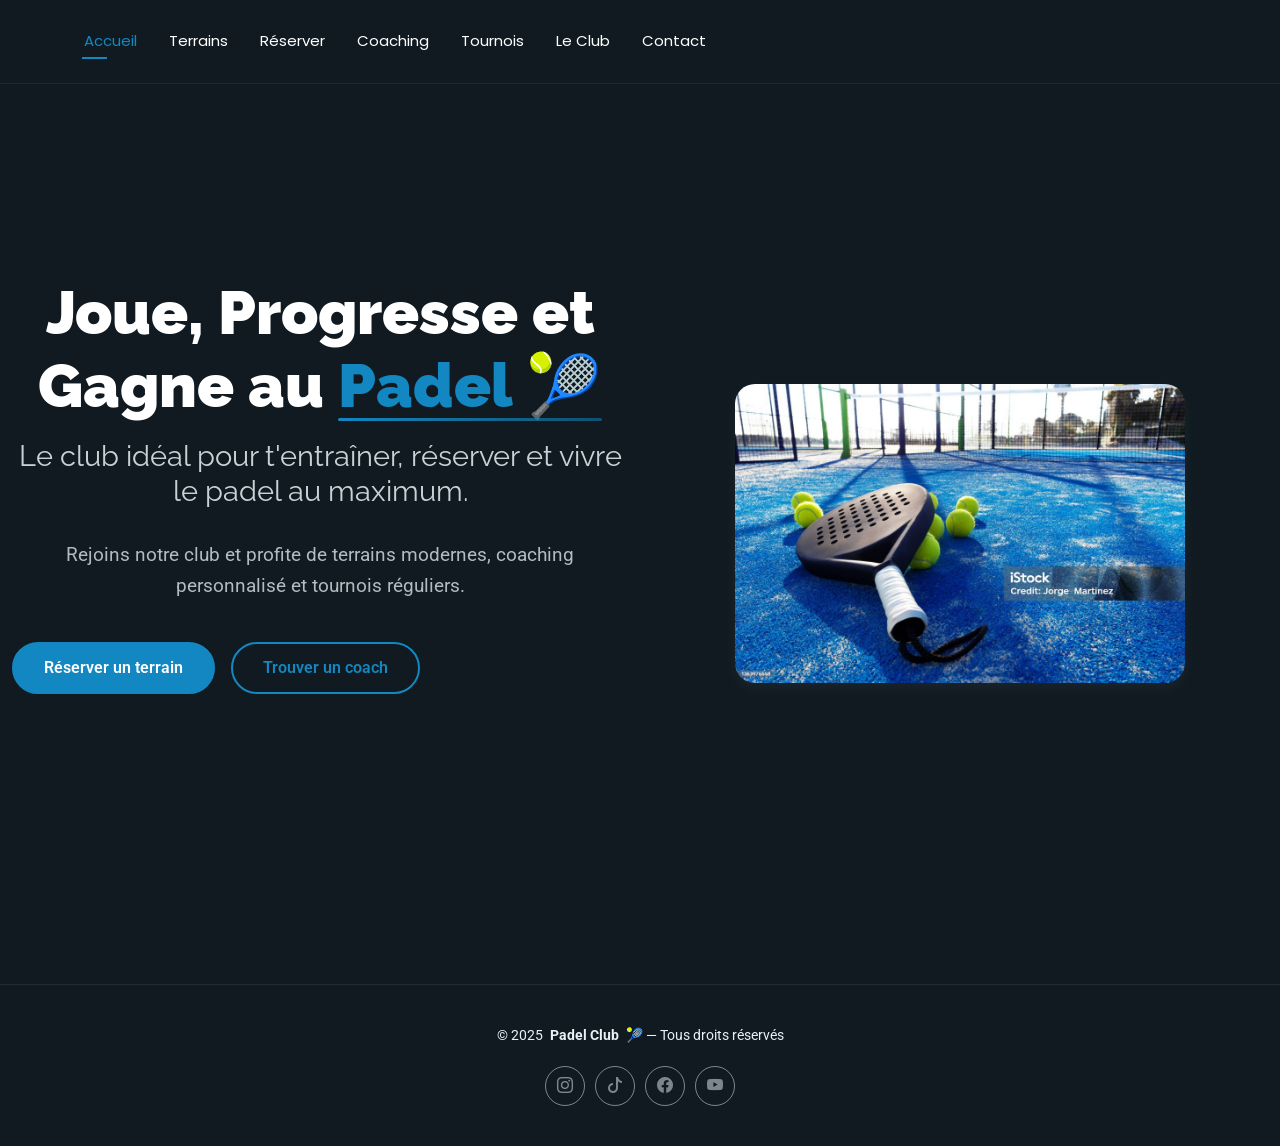
<file: public/bootstrap/index.html>
<!DOCTYPE html>
<html lang="fr">

<head>
  <meta charset="utf-8">
  <meta content="width=device-width, initial-scale=1.0" name="viewport">
  <title>Accueil - lub</title>

  <!-- Favicons -->
  <link href="assets/img/favicon.png" rel="icon">
  <link href="assets/img/apple-touch-icon.png" rel="apple-touch-icon">

  <!-- Fonts -->
  <link href="https://fonts.googleapis.com" rel="preconnect">
  <link href="https://fonts.gstatic.com" rel="preconnect" crossorigin>
  <link href="https://fonts.googleapis.com/css2?family=Roboto:wght@100;300;400;500;700;900&family=Poppins:wght@100;200;300;400;500;600;700;800;900&family=Raleway:wght@100;200;300;400;500;600;700;800;900&display=swap" rel="stylesheet">

  <!-- Vendor CSS Files -->
  <link href="assets/vendor/bootstrap/css/bootstrap.min.css" rel="stylesheet">
  <link href="assets/vendor/bootstrap-icons/bootstrap-icons.css" rel="stylesheet">
  <link href="assets/vendor/aos/aos.css" rel="stylesheet">
  <link href="assets/vendor/swiper/swiper-bundle.min.css" rel="stylesheet">
  <link href="assets/vendor/glightbox/css/glightbox.min.css" rel="stylesheet">

  <!-- Main CSS File -->
  <link href="assets/css/main.css" rel="stylesheet">
</head>

<body class="index-page">

  <!-- ======= Header ======= -->
  <header id="header" class="header d-flex align-items-center light-background sticky-top">
    <div class="container position-relative d-flex align-items-center justify-content-between">

      <nav id="navmenu" class="navmenu">
        <ul>
          <li><a href="index.html" class="active">Accueil</a></li>
          <li><a href="terrains.html">Terrains</a></li>
          <li><a href="reserver.html">Réserver</a></li>
          <li><a href="coaching.html">Coaching</a></li>
          <li><a href="tournois.html">Tournois</a></li>
          <li><a href="club.html">Le Club</a></li>
          <li><a href="contact.html">Contact</a></li>
        </ul>
        <i class="mobile-nav-toggle d-xl-none bi bi-list"></i>
      </nav>

    </div>
  </header>
  <!-- End Header -->

  <main class="main">

    <!-- ======= Hero Section ======= -->
    <section id="hero" class="hero section">

      <div class="container" data-aos="fade-up" data-aos-delay="100">

        <div class="row gy-4 align-items-center">
          <div class="col-lg-6 order-2 order-lg-1">
            <div class="hero-content">
              <h1 data-aos="fade-up" data-aos-delay="200">Joue, Progresse et Gagne au <span class="highlight">Padel 🎾</span></h1>
              <h2 data-aos="fade-up" data-aos-delay="300">Le club idéal pour t'entraîner, réserver et vivre le padel au maximum.</h2>
              <p data-aos="fade-up" data-aos-delay="400">Rejoins notre club et profite de terrains modernes, coaching personnalisé et tournois réguliers.</p>
              <div class="hero-actions" data-aos="fade-up" data-aos-delay="500">
                <div class="hero-actions" data-aos="fade-up" data-aos-delay="500">
                  <a href="reserver.html" class="btn btn-primary">Réserver un terrain</a>
                  <a href="coaching.html" class="btn btn-outline">Trouver un coach</a>
                </div>
                
              </div>
            </div>
          </div>
          <div class="col-lg-6 order-1 order-lg-2">
            <div class="hero-image" data-aos="zoom-in" data-aos-delay="300">
              <div class="image-wrapper">
                <img src="assets/img/padel/padel.jpg" alt="Padel Club" class="img-fluid">
              </div>
            </div>
          </div>
        </div>

      </div>

    </section>
    <!-- End Hero Section -->

  </main>

  <!-- ======= Footer ======= -->
  <footer id="footer" class="footer">
    <div class="container">
      <div class="copyright text-center">
        <p>© <span>2025</span> <strong class="px-1 sitename">Padel Club</strong> 🎾 — Tous droits réservés</p>
      </div>
      <div class="social-links d-flex justify-content-center">
        <a href="#"><i class="bi bi-instagram"></i></a>
        <a href="#"><i class="bi bi-tiktok"></i></a>
        <a href="#"><i class="bi bi-facebook"></i></a>
        <a href="#"><i class="bi bi-youtube"></i></a>
      </div>
    </div>
  </footer>
  <!-- End Footer -->

  <a href="#" id="scroll-top" class="scroll-top d-flex align-items-center justify-content-center">
    <i class="bi bi-arrow-up-short"></i>
  </a>

  <div id="preloader"></div>

  <!-- Vendor JS Files -->
  <script src="assets/vendor/bootstrap/js/bootstrap.bundle.min.js"></script>
  <script src="assets/vendor/php-email-form/validate.js"></script>
  <script src="assets/vendor/aos/aos.js"></script>
  <script src="assets/vendor/typed.js/typed.umd.js"></script>
  <script src="assets/vendor/waypoints/noframework.waypoints.js"></script>
  <script src="assets/vendor/purecounter/purecounter_vanilla.js"></script>
  <script src="assets/vendor/swiper/swiper-bundle.min.js"></script>
  <script src="assets/vendor/imagesloaded/imagesloaded.pkgd.min.js"></script>
  <script src="assets/vendor/isotope-layout/isotope.pkgd.min.js"></script>
  <script src="assets/vendor/glightbox/js/glightbox.min.js"></script>

  <!-- Main JS File -->
  <script src="assets/js/main.js"></script>

</body>
</html>
</file>
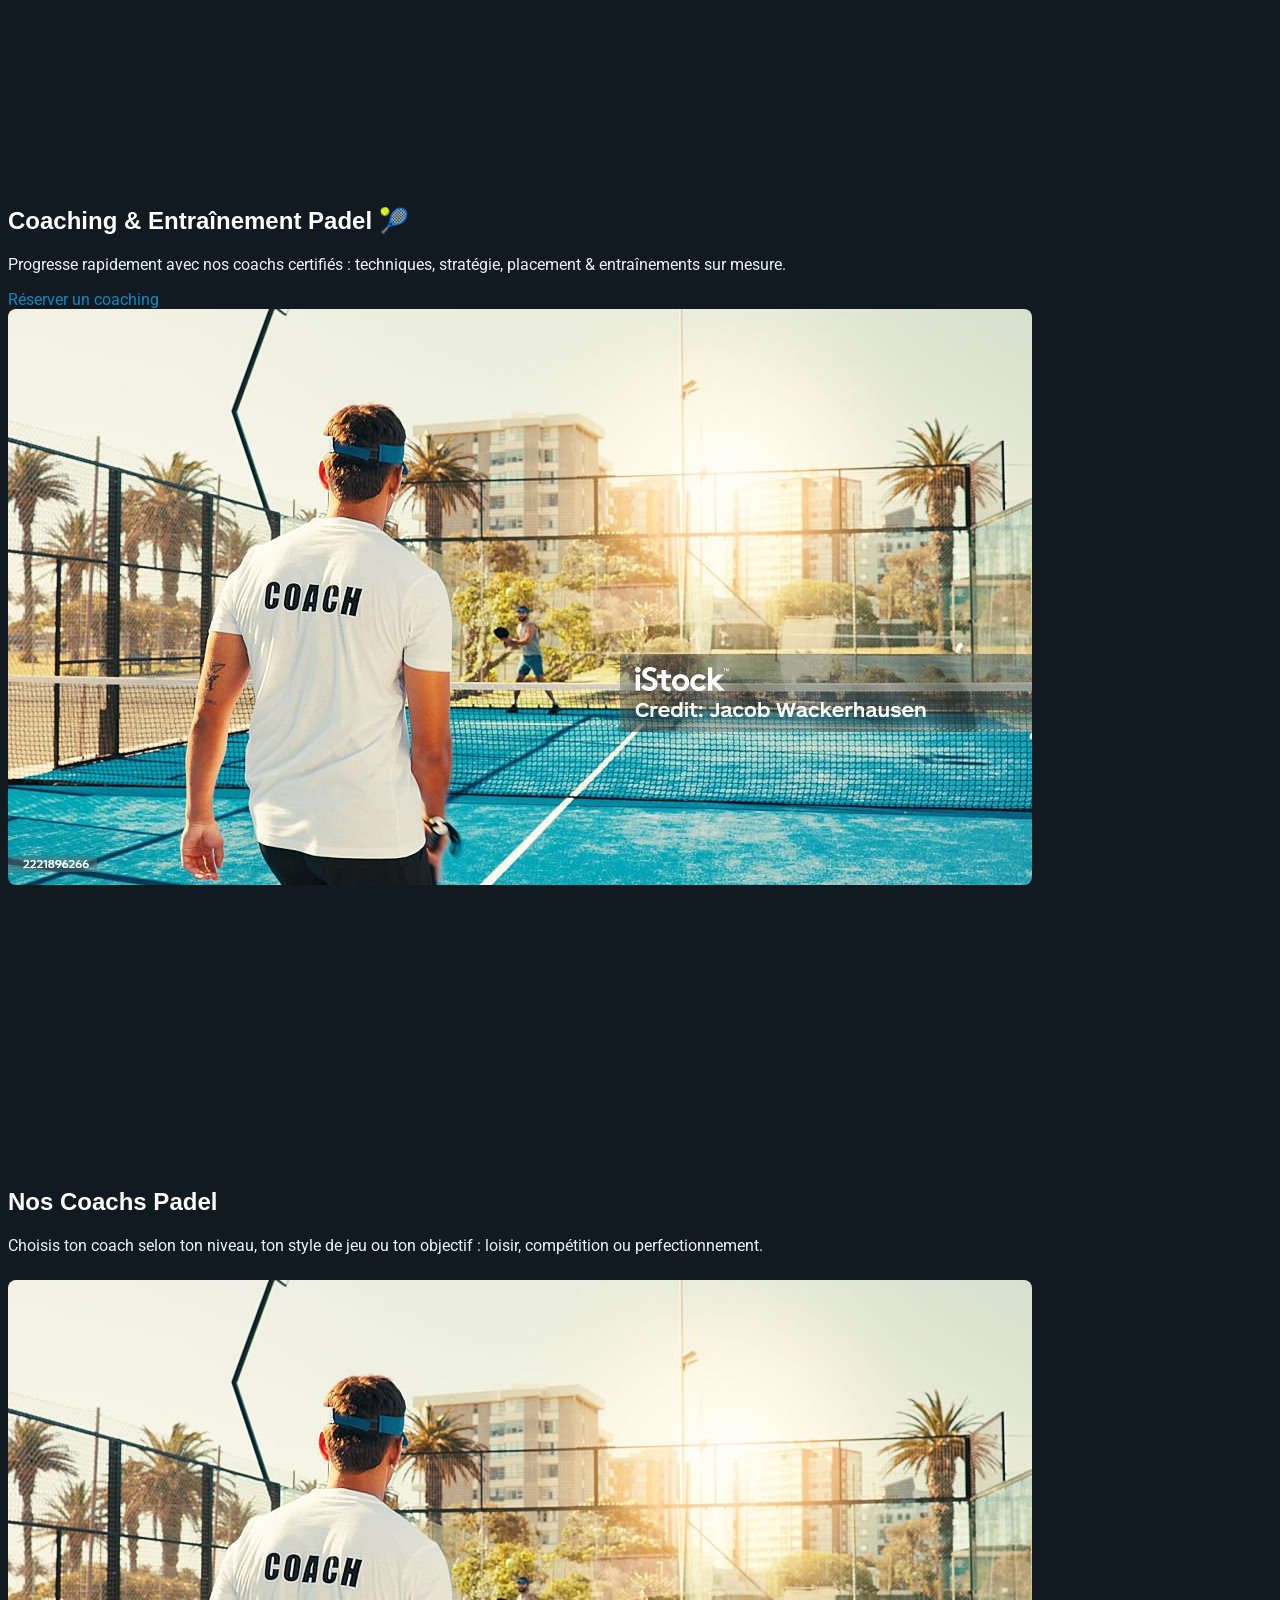
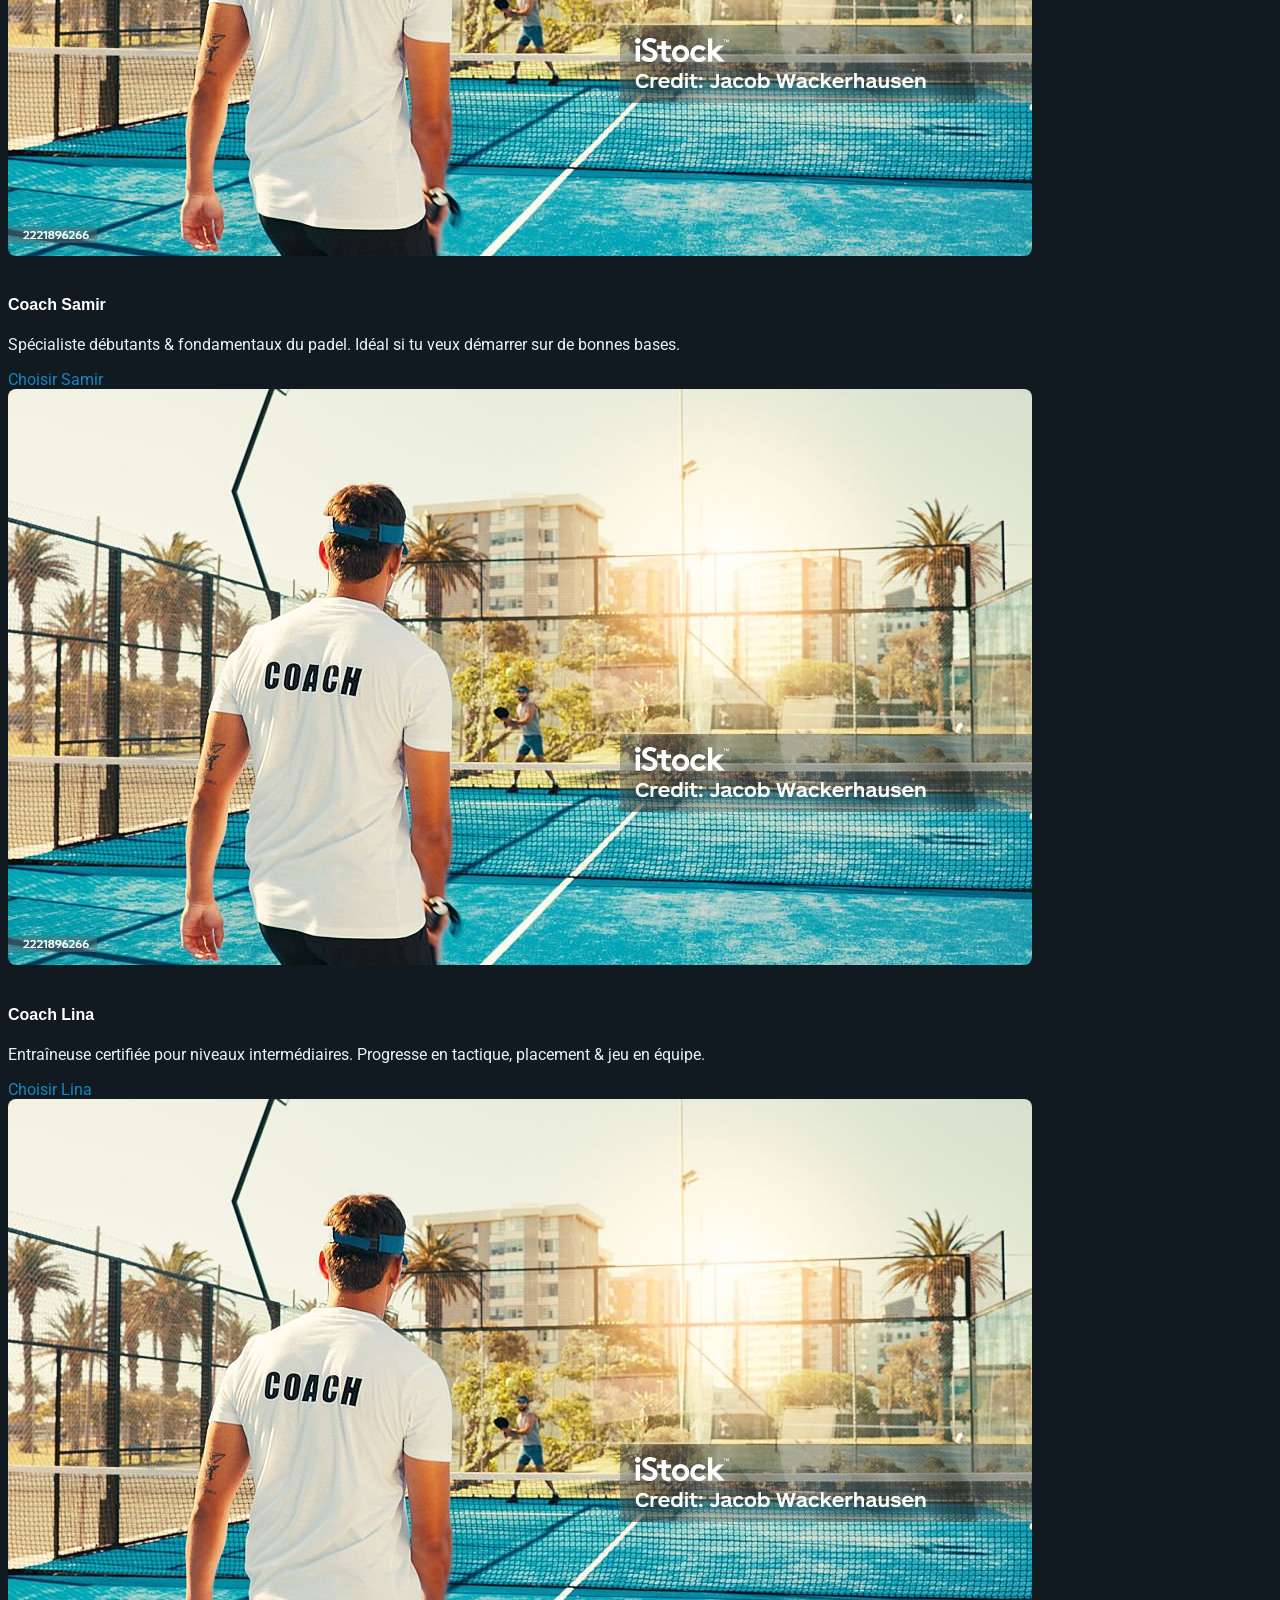
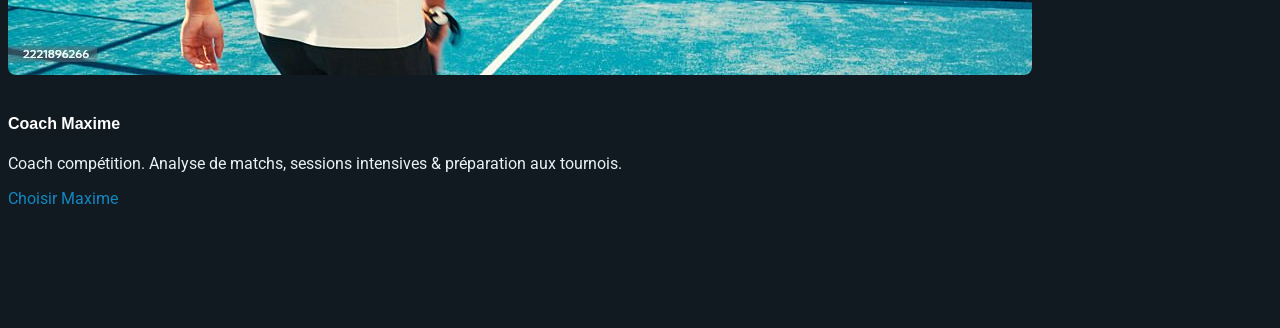
<file: public/bootstrap/coaching.html>
<!DOCTYPE html>
<html lang="fr">

<head>
  <meta charset="utf-8">
  <meta content="width=device-width, initial-scale=1.0" name="viewport">
  <title>Coaching Padel - Padel Club</title>

  <!-- Fonts -->
  <link href="https://fonts.googleapis.com" rel="preconnect">
  <link href="https://fonts.gstatic.com" rel="preconnect" crossorigin>
  <link href="https://fonts.googleapis.com/css2?family=Roboto:wght@100;300;400;500;700;900&family=Poppins:wght@100;200;300;400;500;600;700;800;900&display=swap" rel="stylesheet">

  <!-- Main CSS File -->
  <link href="assets/css/main.css" rel="stylesheet">
</head>

<body>

  <main class="main">

    <!-- ======= Hero Section ======= -->
    <section id="hero" class="hero section" style="padding: 80px 0;">

      <div class="container">
        <div class="row gy-4 align-items-center">
          <div class="col-lg-6 order-2 order-lg-1">
            <h1>Coaching & Entraînement Padel 🎾</h1>
            <p>Progresse rapidement avec nos coachs certifiés : techniques, stratégie, placement & entraînements sur mesure.</p>
            <a href="reserver.html" class="btn btn-primary mt-3">Réserver un coaching</a>
          </div>

          <div class="col-lg-6 order-1 order-lg-2 text-center">
            <img src="assets/img/padel/padel3.jpg" alt="Coaching Padel" class="img-fluid" style="border-radius: 8px;">
          </div>
        </div>
      </div>
    </section>
    <!-- End Hero Section -->

    <!-- ======= Coaching Section ======= -->
    <section class="container" style="margin-top: 40px; margin-bottom: 60px;">
      <h2>Nos Coachs Padel</h2>
      <p>Choisis ton coach selon ton niveau, ton style de jeu ou ton objectif : loisir, compétition ou perfectionnement.</p>

      <div class="row gy-4" style="margin-top: 25px;">

        <!-- Coach 1 -->
        <div class="col-lg-4 col-md-6 text-center">
          <div class="card p-3">
            <img src="assets/img/padel/padel3.jpg" class="img-fluid" style="border-radius: 8px; margin-bottom: 15px;">
            <h4>Coach Samir</h4>
            <p>Spécialiste débutants & fondamentaux du padel. Idéal si tu veux démarrer sur de bonnes bases.</p>
            <a href="reserver.html" class="btn btn-outline-primary btn-sm">Choisir Samir</a>
          </div>
        </div>

        <!-- Coach 2 -->
        <div class="col-lg-4 col-md-6 text-center">
          <div class="card p-3">
            <img src="assets/img/padel/padel3.jpg" class="img-fluid" style="border-radius: 8px; margin-bottom: 15px;">
            <h4>Coach Lina</h4>
            <p>Entraîneuse certifiée pour niveaux intermédiaires. Progresse en tactique, placement & jeu en équipe.</p>
            <a href="reserver.html" class="btn btn-outline-primary btn-sm">Choisir Lina</a>
          </div>
        </div>

        <!-- Coach 3 -->
        <div class="col-lg-4 col-md-6 text-center">
          <div class="card p-3">
            <img src="assets/img/padel/padel3.jpg" class="img-fluid" style="border-radius: 8px; margin-bottom: 15px;">
            <h4>Coach Maxime</h4>
            <p>Coach compétition. Analyse de matchs, sessions intensives & préparation aux tournois.</p>
            <a href="reserver.html" class="btn btn-outline-primary btn-sm">Choisir Maxime</a>
          </div>
        </div>

      </div>
    </section>
    <!-- End Coaching Section -->

  </main>

  <!-- Main JS File -->
  <script src="assets/js/main.js"></script>

</body>
</html>
</file>
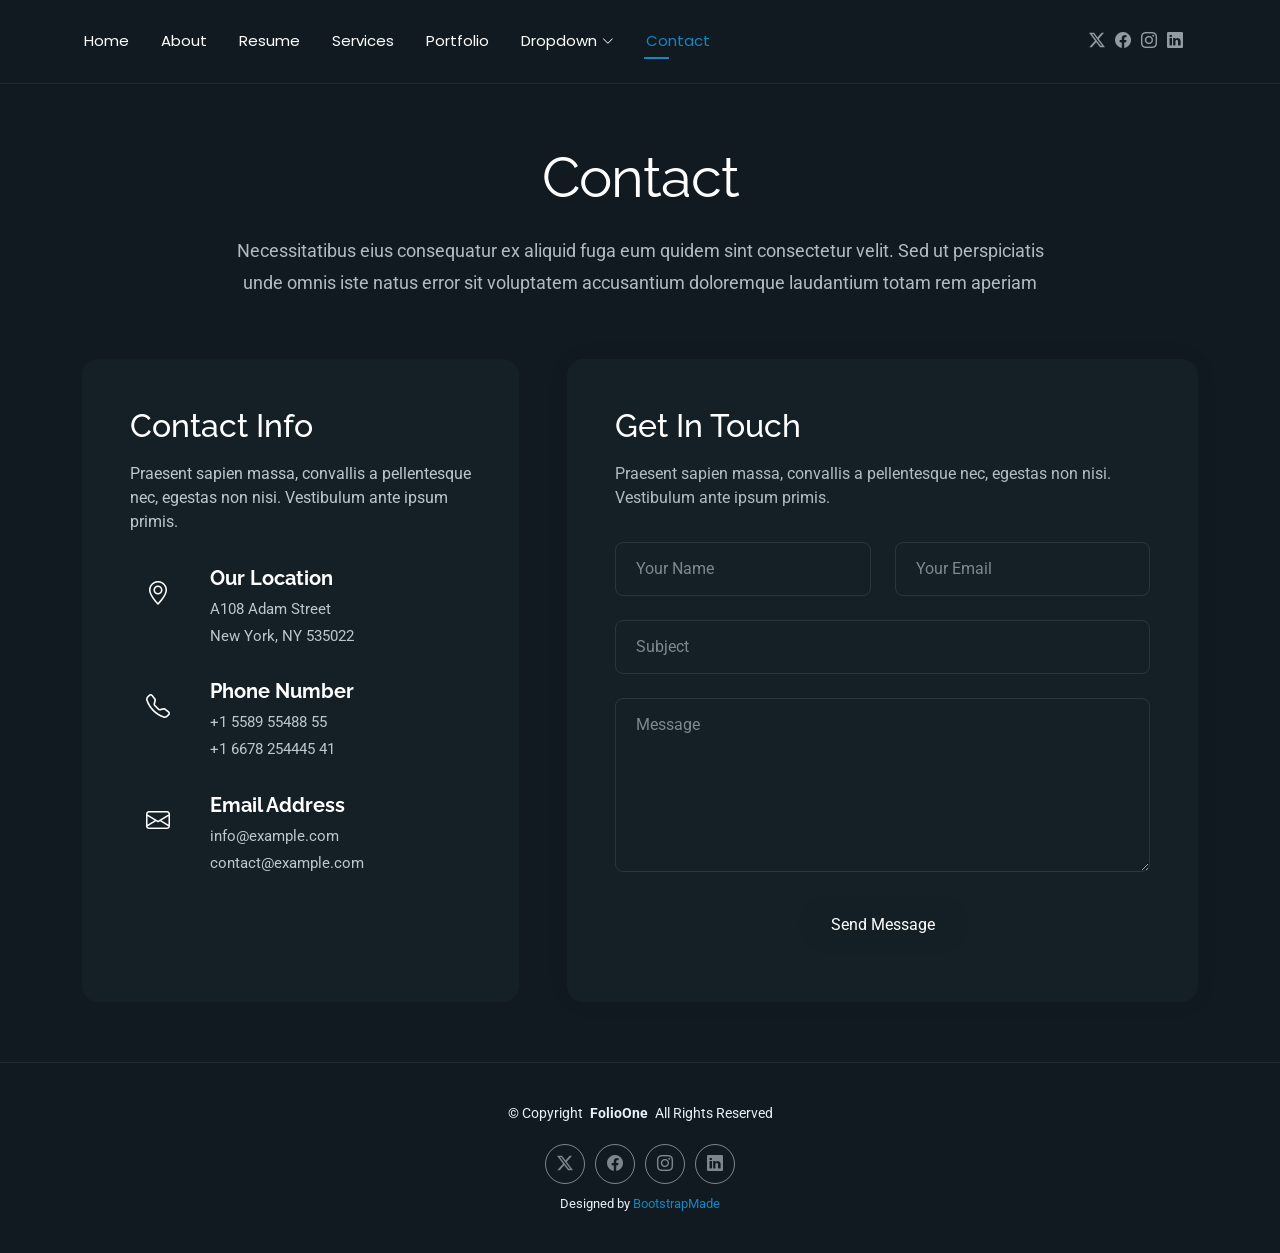
<file: public/bootstrap/contact.html>
<!DOCTYPE html>
<html lang="en">

<head>
  <meta charset="utf-8">
  <meta content="width=device-width, initial-scale=1.0" name="viewport">
  <title>Contact - FolioOne Bootstrap Template</title>
  <meta name="description" content="">
  <meta name="keywords" content="">

  <!-- Favicons -->
  <link href="assets/img/favicon.png" rel="icon">
  <link href="assets/img/apple-touch-icon.png" rel="apple-touch-icon">

  <!-- Fonts -->
  <link href="https://fonts.googleapis.com" rel="preconnect">
  <link href="https://fonts.gstatic.com" rel="preconnect" crossorigin>
  <link href="https://fonts.googleapis.com/css2?family=Roboto:ital,wght@0,100;0,300;0,400;0,500;0,700;0,900;1,100;1,300;1,400;1,500;1,700;1,900&family=Poppins:ital,wght@0,100;0,200;0,300;0,400;0,500;0,600;0,700;0,800;0,900;1,100;1,200;1,300;1,400;1,500;1,600;1,700;1,800;1,900&family=Raleway:ital,wght@0,100;0,200;0,300;0,400;0,500;0,600;0,700;0,800;0,900;1,100;1,200;1,300;1,400;1,500;1,600;1,700;1,800;1,900&display=swap" rel="stylesheet">

  <!-- Vendor CSS Files -->
  <link href="assets/vendor/bootstrap/css/bootstrap.min.css" rel="stylesheet">
  <link href="assets/vendor/bootstrap-icons/bootstrap-icons.css" rel="stylesheet">
  <link href="assets/vendor/aos/aos.css" rel="stylesheet">
  <link href="assets/vendor/swiper/swiper-bundle.min.css" rel="stylesheet">
  <link href="assets/vendor/glightbox/css/glightbox.min.css" rel="stylesheet">

  <!-- Main CSS File -->
  <link href="assets/css/main.css" rel="stylesheet">

  <!-- =======================================================
  * Template Name: FolioOne
  * Template URL: https://bootstrapmade.com/folioone-bootstrap-portfolio-website-template/
  * Updated: Aug 23 2025 with Bootstrap v5.3.7
  * Author: BootstrapMade.com
  * License: https://bootstrapmade.com/license/
  ======================================================== -->
</head>

<body class="contact-page">

  <header id="header" class="header d-flex align-items-center light-background sticky-top">
    <div class="container position-relative d-flex align-items-center justify-content-between">

      <!-- <a href="index.html" class="logo d-flex align-items-center me-auto me-xl-0">
      <img src="assets/img/logo.webp" alt="">
      <h1 class="sitename">FolioOne</h1> 
    </a> -->

      <nav id="navmenu" class="navmenu">
        <ul>
          <li><a href="index.html">Home</a></li>
          <li><a href="about.html">About</a></li>
          <li><a href="resume.html">Resume</a></li>
          <li><a href="services.html">Services</a></li>
          <li><a href="portfolio.html">Portfolio</a></li>
          <li class="dropdown"><a href="#"><span>Dropdown</span> <i class="bi bi-chevron-down toggle-dropdown"></i></a>
            <ul>
              <li><a href="#">Dropdown 1</a></li>
              <li class="dropdown"><a href="#"><span>Deep Dropdown</span> <i class="bi bi-chevron-down toggle-dropdown"></i></a>
                <ul>
                  <li><a href="#">Deep Dropdown 1</a></li>
                  <li><a href="#">Deep Dropdown 2</a></li>
                  <li><a href="#">Deep Dropdown 3</a></li>
                  <li><a href="#">Deep Dropdown 4</a></li>
                  <li><a href="#">Deep Dropdown 5</a></li>
                </ul>
              </li>
              <li><a href="#">Dropdown 2</a></li>
              <li><a href="#">Dropdown 3</a></li>
              <li><a href="#">Dropdown 4</a></li>
            </ul>
          </li>
          <li><a href="contact.html" class="active">Contact</a></li>
        </ul>
        <i class="mobile-nav-toggle d-xl-none bi bi-list"></i>
      </nav>

      <div class="header-social-links">
        <a href="#" class="twitter"><i class="bi bi-twitter-x"></i></a>
        <a href="#" class="facebook"><i class="bi bi-facebook"></i></a>
        <a href="#" class="instagram"><i class="bi bi-instagram"></i></a>
        <a href="#" class="linkedin"><i class="bi bi-linkedin"></i></a>
      </div>

    </div>
  </header>

  <main class="main">

    <!-- Contact Section -->
    <section id="contact" class="contact section">

      <!-- Section Title -->
      <div class="container section-title" data-aos="fade-up">
        <h2>Contact</h2>
        <p>Necessitatibus eius consequatur ex aliquid fuga eum quidem sint consectetur velit. Sed ut perspiciatis unde omnis iste natus error sit voluptatem accusantium doloremque laudantium totam rem aperiam</p>
      </div><!-- End Section Title -->

      <div class="container" data-aos="fade-up" data-aos-delay="100">

        <div class="row g-4 g-lg-5">
          <div class="col-lg-5">
            <div class="info-box" data-aos="fade-up" data-aos-delay="200">
              <h3>Contact Info</h3>
              <p>Praesent sapien massa, convallis a pellentesque nec, egestas non nisi. Vestibulum ante ipsum primis.</p>

              <div class="info-item" data-aos="fade-up" data-aos-delay="300">
                <div class="icon-box">
                  <i class="bi bi-geo-alt"></i>
                </div>
                <div class="content">
                  <h4>Our Location</h4>
                  <p>A108 Adam Street</p>
                  <p>New York, NY 535022</p>
                </div>
              </div>

              <div class="info-item" data-aos="fade-up" data-aos-delay="400">
                <div class="icon-box">
                  <i class="bi bi-telephone"></i>
                </div>
                <div class="content">
                  <h4>Phone Number</h4>
                  <p>+1 5589 55488 55</p>
                  <p>+1 6678 254445 41</p>
                </div>
              </div>

              <div class="info-item" data-aos="fade-up" data-aos-delay="500">
                <div class="icon-box">
                  <i class="bi bi-envelope"></i>
                </div>
                <div class="content">
                  <h4>Email Address</h4>
                  <p>info@example.com</p>
                  <p>contact@example.com</p>
                </div>
              </div>
            </div>
          </div>

          <div class="col-lg-7">
            <div class="contact-form" data-aos="fade-up" data-aos-delay="300">
              <h3>Get In Touch</h3>
              <p>Praesent sapien massa, convallis a pellentesque nec, egestas non nisi. Vestibulum ante ipsum primis.</p>

              <form action="forms/contact.php" method="post" class="php-email-form" data-aos="fade-up" data-aos-delay="200">
                <div class="row gy-4">

                  <div class="col-md-6">
                    <input type="text" name="name" class="form-control" placeholder="Your Name" required="">
                  </div>

                  <div class="col-md-6 ">
                    <input type="email" class="form-control" name="email" placeholder="Your Email" required="">
                  </div>

                  <div class="col-12">
                    <input type="text" class="form-control" name="subject" placeholder="Subject" required="">
                  </div>

                  <div class="col-12">
                    <textarea class="form-control" name="message" rows="6" placeholder="Message" required=""></textarea>
                  </div>

                  <div class="col-12 text-center">
                    <div class="loading">Loading</div>
                    <div class="error-message"></div>
                    <div class="sent-message">Your message has been sent. Thank you!</div>

                    <button type="submit" class="btn">Send Message</button>
                  </div>

                </div>
              </form>

            </div>
          </div>

        </div>

      </div>

    </section><!-- /Contact Section -->

  </main>

  <footer id="footer" class="footer">

    <div class="container">
      <div class="copyright text-center ">
        <p>© <span>Copyright</span> <strong class="px-1 sitename">FolioOne</strong> <span>All Rights Reserved<br></span></p>
      </div>
      <div class="social-links d-flex justify-content-center">
        <a href=""><i class="bi bi-twitter-x"></i></a>
        <a href=""><i class="bi bi-facebook"></i></a>
        <a href=""><i class="bi bi-instagram"></i></a>
        <a href=""><i class="bi bi-linkedin"></i></a>
      </div>
      <div class="credits">
        <!-- All the links in the footer should remain intact. -->
        <!-- You can delete the links only if you've purchased the pro version. -->
        <!-- Licensing information: https://bootstrapmade.com/license/ -->
        <!-- Purchase the pro version with working PHP/AJAX contact form: [buy-url] -->
        Designed by <a href="https://bootstrapmade.com/">BootstrapMade</a>
      </div>
    </div>

  </footer>

  <!-- Scroll Top -->
  <a href="#" id="scroll-top" class="scroll-top d-flex align-items-center justify-content-center"><i class="bi bi-arrow-up-short"></i></a>

  <!-- Preloader -->
  <div id="preloader"></div>

  <!-- Vendor JS Files -->
  <script src="assets/vendor/bootstrap/js/bootstrap.bundle.min.js"></script>
  <script src="assets/vendor/php-email-form/validate.js"></script>
  <script src="assets/vendor/aos/aos.js"></script>
  <script src="assets/vendor/typed.js/typed.umd.js"></script>
  <script src="assets/vendor/waypoints/noframework.waypoints.js"></script>
  <script src="assets/vendor/purecounter/purecounter_vanilla.js"></script>
  <script src="assets/vendor/swiper/swiper-bundle.min.js"></script>
  <script src="assets/vendor/imagesloaded/imagesloaded.pkgd.min.js"></script>
  <script src="assets/vendor/isotope-layout/isotope.pkgd.min.js"></script>
  <script src="assets/vendor/glightbox/js/glightbox.min.js"></script>

  <!-- Main JS File -->
  <script src="assets/js/main.js"></script>

</body>

</html>
</file>
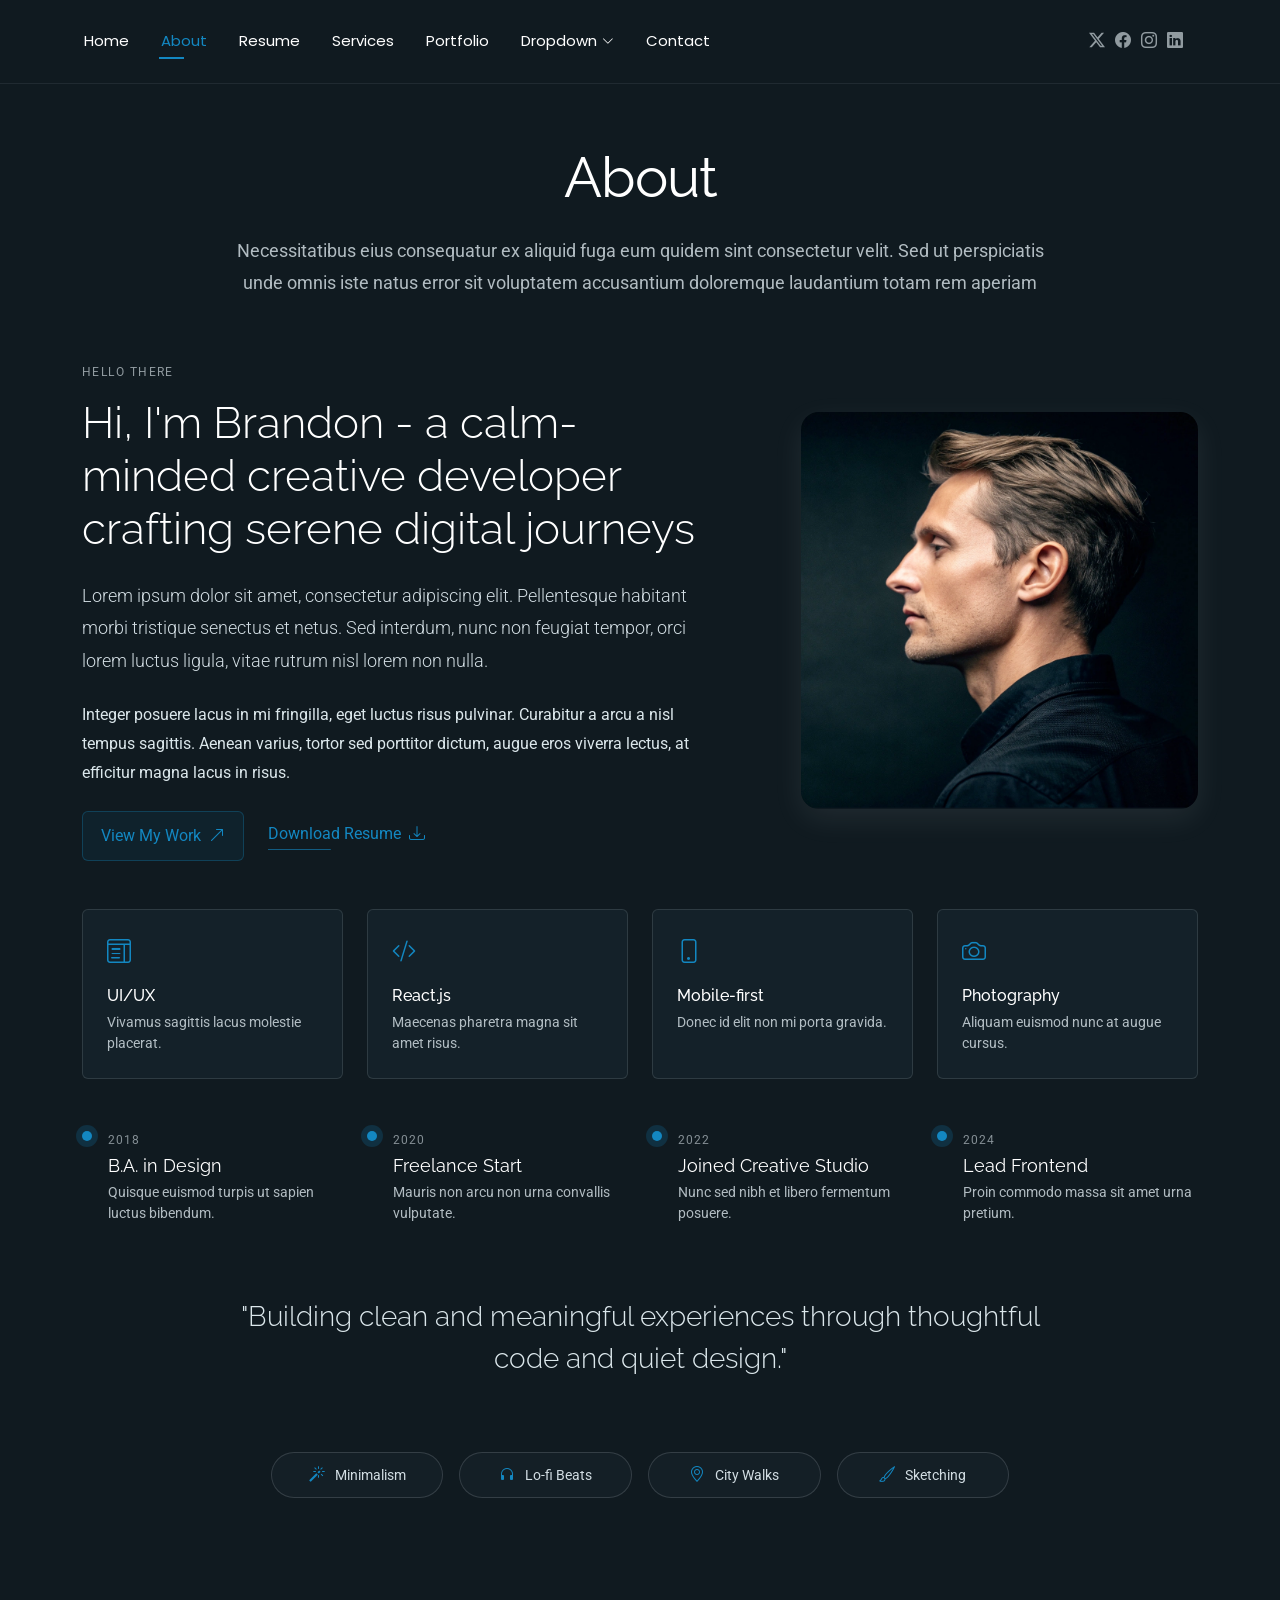
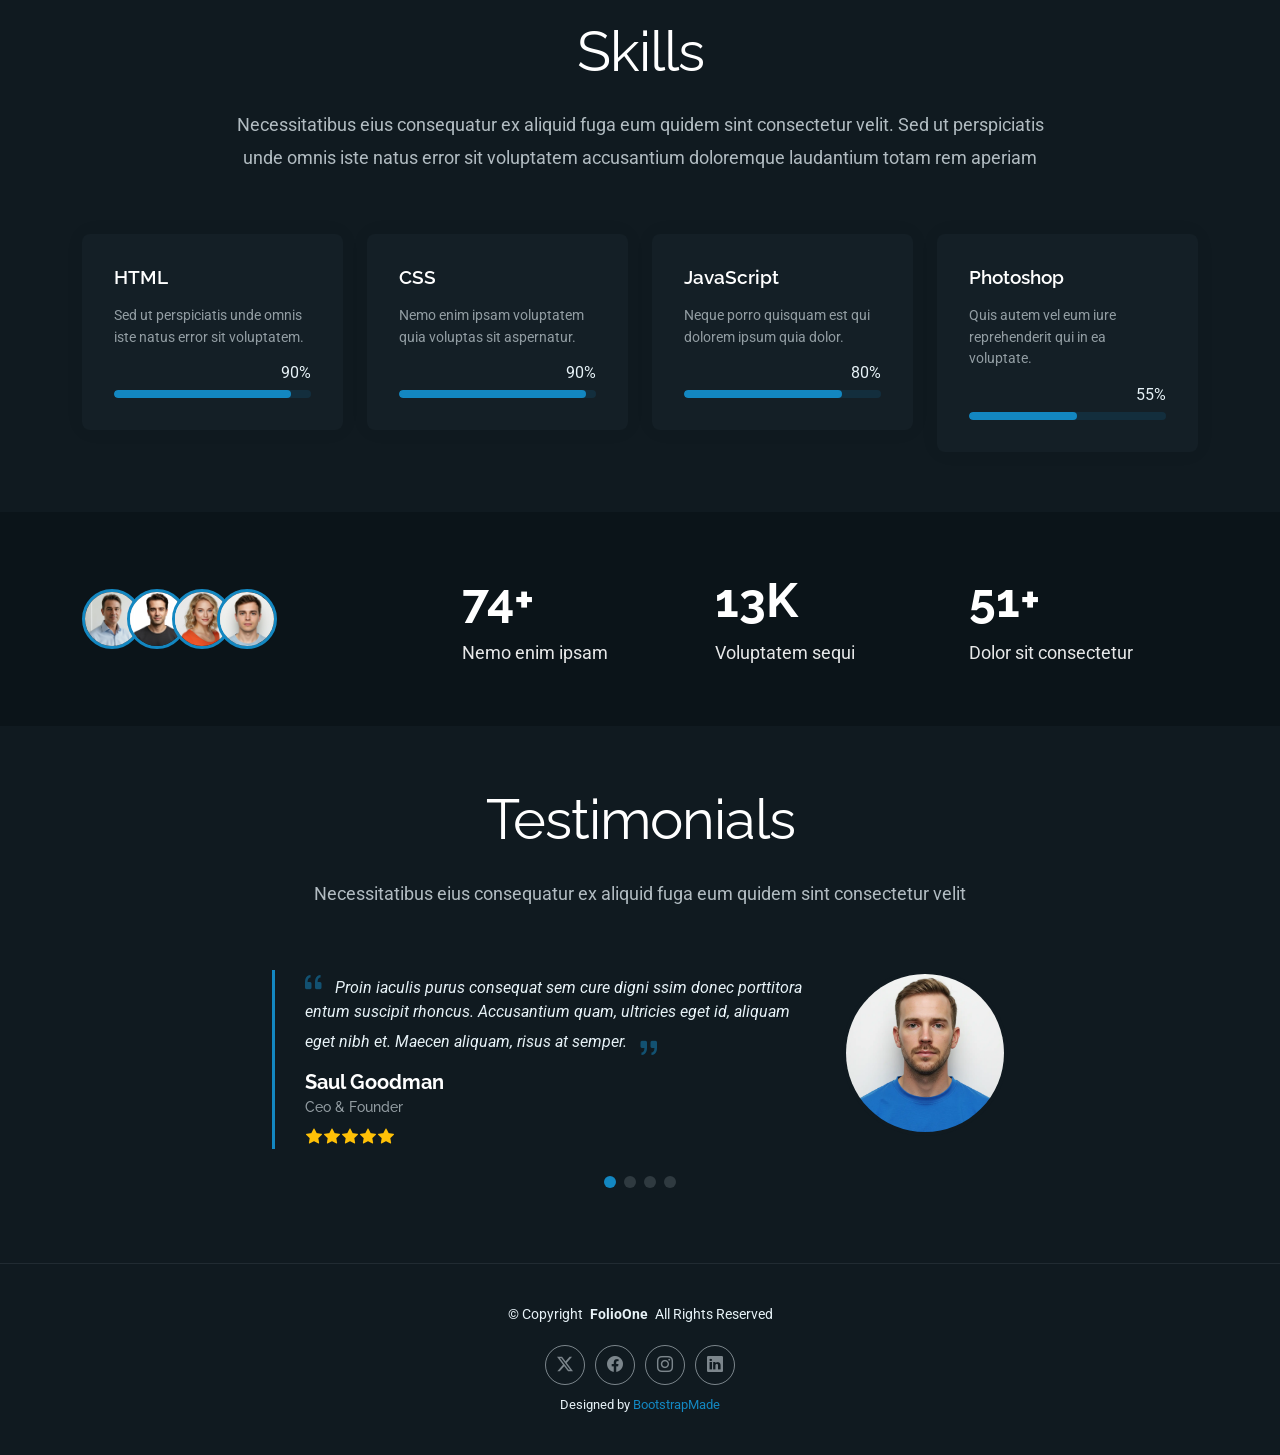
<file: public/bootstrap/le-club.html>
<!DOCTYPE html>
<html lang="en">

<head>
  <meta charset="utf-8">
  <meta content="width=device-width, initial-scale=1.0" name="viewport">
  <title>About - FolioOne Bootstrap Template</title>
  <meta name="description" content="">
  <meta name="keywords" content="">

  <!-- Favicons -->
  <link href="assets/img/favicon.png" rel="icon">
  <link href="assets/img/apple-touch-icon.png" rel="apple-touch-icon">

  <!-- Fonts -->
  <link href="https://fonts.googleapis.com" rel="preconnect">
  <link href="https://fonts.gstatic.com" rel="preconnect" crossorigin>
  <link href="https://fonts.googleapis.com/css2?family=Roboto:ital,wght@0,100;0,300;0,400;0,500;0,700;0,900;1,100;1,300;1,400;1,500;1,700;1,900&family=Poppins:ital,wght@0,100;0,200;0,300;0,400;0,500;0,600;0,700;0,800;0,900;1,100;1,200;1,300;1,400;1,500;1,600;1,700;1,800;1,900&family=Raleway:ital,wght@0,100;0,200;0,300;0,400;0,500;0,600;0,700;0,800;0,900;1,100;1,200;1,300;1,400;1,500;1,600;1,700;1,800;1,900&display=swap" rel="stylesheet">

  <!-- Vendor CSS Files -->
  <link href="assets/vendor/bootstrap/css/bootstrap.min.css" rel="stylesheet">
  <link href="assets/vendor/bootstrap-icons/bootstrap-icons.css" rel="stylesheet">
  <link href="assets/vendor/aos/aos.css" rel="stylesheet">
  <link href="assets/vendor/swiper/swiper-bundle.min.css" rel="stylesheet">
  <link href="assets/vendor/glightbox/css/glightbox.min.css" rel="stylesheet">

  <!-- Main CSS File -->
  <link href="assets/css/main.css" rel="stylesheet">

  <!-- =======================================================
  * Template Name: FolioOne
  * Template URL: https://bootstrapmade.com/folioone-bootstrap-portfolio-website-template/
  * Updated: Aug 23 2025 with Bootstrap v5.3.7
  * Author: BootstrapMade.com
  * License: https://bootstrapmade.com/license/
  ======================================================== -->
</head>

<body class="about-page">

  <header id="header" class="header d-flex align-items-center light-background sticky-top">
    <div class="container position-relative d-flex align-items-center justify-content-between">

      <!-- <a href="index.html" class="logo d-flex align-items-center me-auto me-xl-0">
      <img src="assets/img/logo.webp" alt="">
      <h1 class="sitename">FolioOne</h1> 
    </a> -->

      <nav id="navmenu" class="navmenu">
        <ul>
          <li><a href="index.html">Home</a></li>
          <li><a href="about.html" class="active">About</a></li>
          <li><a href="resume.html">Resume</a></li>
          <li><a href="services.html">Services</a></li>
          <li><a href="portfolio.html">Portfolio</a></li>
          <li class="dropdown"><a href="#"><span>Dropdown</span> <i class="bi bi-chevron-down toggle-dropdown"></i></a>
            <ul>
              <li><a href="#">Dropdown 1</a></li>
              <li class="dropdown"><a href="#"><span>Deep Dropdown</span> <i class="bi bi-chevron-down toggle-dropdown"></i></a>
                <ul>
                  <li><a href="#">Deep Dropdown 1</a></li>
                  <li><a href="#">Deep Dropdown 2</a></li>
                  <li><a href="#">Deep Dropdown 3</a></li>
                  <li><a href="#">Deep Dropdown 4</a></li>
                  <li><a href="#">Deep Dropdown 5</a></li>
                </ul>
              </li>
              <li><a href="#">Dropdown 2</a></li>
              <li><a href="#">Dropdown 3</a></li>
              <li><a href="#">Dropdown 4</a></li>
            </ul>
          </li>
          <li><a href="contact.html">Contact</a></li>
        </ul>
        <i class="mobile-nav-toggle d-xl-none bi bi-list"></i>
      </nav>

      <div class="header-social-links">
        <a href="#" class="twitter"><i class="bi bi-twitter-x"></i></a>
        <a href="#" class="facebook"><i class="bi bi-facebook"></i></a>
        <a href="#" class="instagram"><i class="bi bi-instagram"></i></a>
        <a href="#" class="linkedin"><i class="bi bi-linkedin"></i></a>
      </div>

    </div>
  </header>

  <main class="main">

    <!-- About Section -->
    <section id="about" class="about section">

      <!-- Section Title -->
      <div class="container section-title" data-aos="fade-up">
        <h2>About</h2>
        <p>Necessitatibus eius consequatur ex aliquid fuga eum quidem sint consectetur velit. Sed ut perspiciatis unde omnis iste natus error sit voluptatem accusantium doloremque laudantium totam rem aperiam</p>
      </div><!-- End Section Title -->

      <div class="container" data-aos="fade-up" data-aos-delay="100">

        <!-- Intro + Photo -->
        <div class="row align-items-center justify-content-between gy-5 mb-5">
          <div class="col-lg-7" data-aos="fade-right" data-aos-delay="150">
            <div class="intro-content">
              <span class="eyebrow">Hello there</span>
              <h2 class="headline">Hi, I'm Brandon - a calm-minded creative developer crafting serene digital journeys</h2>
              <p class="lead">
                Lorem ipsum dolor sit amet, consectetur adipiscing elit. Pellentesque habitant morbi tristique senectus et netus. Sed interdum, nunc non feugiat tempor, orci lorem luctus ligula, vitae rutrum nisl lorem non nulla.
              </p>
              <p>
                Integer posuere lacus in mi fringilla, eget luctus risus pulvinar. Curabitur a arcu a nisl tempus sagittis. Aenean varius, tortor sed porttitor dictum, augue eros viverra lectus, at efficitur magna lacus in risus.
              </p>

              <div class="cta-group">
                <a href="#portfolio" class="btn-ghost">
                  View My Work <i class="bi bi-arrow-up-right"></i>
                </a>
                <a href="#" class="link-underline">
                  Download Resume <i class="bi bi-download"></i>
                </a>
              </div>
            </div>
          </div>

          <div class="col-lg-5" data-aos="zoom-in" data-aos-delay="250">
            <figure class="profile-figure text-center text-lg-end">
              <img src="assets/img/profile/profile-square-11.webp" alt="Portrait of Alex" class="img-fluid profile-photo">
            </figure>
          </div>
        </div>
        <!-- End Intro + Photo -->

        <!-- Skills Grid -->
        <div class="mb-5">
          <div class="row g-4">
            <div class="col-6 col-md-4 col-lg-3" data-aos="fade-up" data-aos-delay="120">
              <div class="skill-item">
                <i class="bi bi-layout-text-window"></i>
                <h3>UI/UX</h3>
                <p>Vivamus sagittis lacus molestie placerat.</p>
              </div>
            </div>
            <div class="col-6 col-md-4 col-lg-3" data-aos="fade-up" data-aos-delay="180">
              <div class="skill-item">
                <i class="bi bi-code-slash"></i>
                <h3>React.js</h3>
                <p>Maecenas pharetra magna sit amet risus.</p>
              </div>
            </div>
            <div class="col-6 col-md-4 col-lg-3" data-aos="fade-up" data-aos-delay="240">
              <div class="skill-item">
                <i class="bi bi-phone"></i>
                <h3>Mobile-first</h3>
                <p>Donec id elit non mi porta gravida.</p>
              </div>
            </div>
            <div class="col-6 col-md-4 col-lg-3" data-aos="fade-up" data-aos-delay="300">
              <div class="skill-item">
                <i class="bi bi-camera"></i>
                <h3>Photography</h3>
                <p>Aliquam euismod nunc at augue cursus.</p>
              </div>
            </div>
          </div>
        </div>
        <!-- End Skills Grid -->

        <!-- Journey Timeline -->
        <div class="mb-5">
          <div class="row g-4">
            <div class="col-md-6 col-lg-3" data-aos="fade-up" data-aos-delay="120">
              <article class="timeline-item">
                <span class="dot"></span>
                <time>2018</time>
                <h4>B.A. in Design</h4>
                <p>Quisque euismod turpis ut sapien luctus bibendum.</p>
              </article>
            </div>
            <div class="col-md-6 col-lg-3" data-aos="fade-up" data-aos-delay="180">
              <article class="timeline-item">
                <span class="dot"></span>
                <time>2020</time>
                <h4>Freelance Start</h4>
                <p>Mauris non arcu non urna convallis vulputate.</p>
              </article>
            </div>
            <div class="col-md-6 col-lg-3" data-aos="fade-up" data-aos-delay="240">
              <article class="timeline-item">
                <span class="dot"></span>
                <time>2022</time>
                <h4>Joined Creative Studio</h4>
                <p>Nunc sed nibh et libero fermentum posuere.</p>
              </article>
            </div>
            <div class="col-md-6 col-lg-3" data-aos="fade-up" data-aos-delay="300">
              <article class="timeline-item">
                <span class="dot"></span>
                <time>2024</time>
                <h4>Lead Frontend</h4>
                <p>Proin commodo massa sit amet urna pretium.</p>
              </article>
            </div>
          </div>
        </div>
        <!-- End Journey Timeline -->

        <!-- Quote -->
        <blockquote class="personal-quote text-center mb-5" data-aos="fade-down" data-aos-delay="200">
          <p>"Building clean and meaningful experiences through thoughtful code and quiet design."</p>
        </blockquote>
        <!-- End Quote -->

        <!-- Fun Facts -->
        <div class="row g-3 justify-content-center">
          <div class="col-6 col-md-3 col-lg-2" data-aos="zoom-in" data-aos-delay="120">
            <div class="fact-pill">
              <i class="bi bi-magic"></i>
              <span>Minimalism</span>
            </div>
          </div>
          <div class="col-6 col-md-3 col-lg-2" data-aos="zoom-in" data-aos-delay="160">
            <div class="fact-pill">
              <i class="bi bi-headphones"></i>
              <span>Lo-fi Beats</span>
            </div>
          </div>
          <div class="col-6 col-md-3 col-lg-2" data-aos="zoom-in" data-aos-delay="200">
            <div class="fact-pill">
              <i class="bi bi-geo-alt"></i>
              <span>City Walks</span>
            </div>
          </div>
          <div class="col-6 col-md-3 col-lg-2" data-aos="zoom-in" data-aos-delay="240">
            <div class="fact-pill">
              <i class="bi bi-brush"></i>
              <span>Sketching</span>
            </div>
          </div>
        </div>
        <!-- End Fun Facts -->

      </div>

    </section><!-- /About Section -->

    <!-- Skills Section -->
    <section id="skills" class="skills section">

      <!-- Section Title -->
      <div class="container section-title" data-aos="fade-up">
        <h2>Skills</h2>
        <p>Necessitatibus eius consequatur ex aliquid fuga eum quidem sint consectetur velit. Sed ut perspiciatis unde omnis iste natus error sit voluptatem accusantium doloremque laudantium totam rem aperiam</p>
      </div><!-- End Section Title -->

      <div class="container" data-aos="fade-up" data-aos-delay="100">

        <div class="row g-4 skills-animation">

          <div class="col-md-6 col-lg-3" data-aos="fade-up" data-aos-delay="100">
            <div class="skill-box">
              <h3>HTML</h3>
              <p>Sed ut perspiciatis unde omnis iste natus error sit voluptatem.</p>
              <span class="text-end d-block">90%</span>
              <div class="progress">
                <div class="progress-bar" role="progressbar" aria-valuenow="90" aria-valuemin="0" aria-valuemax="100"></div>
              </div>
            </div>
          </div>

          <div class="col-md-6 col-lg-3" data-aos="fade-up" data-aos-delay="200">
            <div class="skill-box">
              <h3>CSS</h3>
              <p>Nemo enim ipsam voluptatem quia voluptas sit aspernatur.</p>
              <span class="text-end d-block">90%</span>
              <div class="progress">
                <div class="progress-bar" role="progressbar" aria-valuenow="95" aria-valuemin="0" aria-valuemax="100"></div>
              </div>
            </div>
          </div>

          <div class="col-md-6 col-lg-3" data-aos="fade-up" data-aos-delay="300">
            <div class="skill-box">
              <h3>JavaScript</h3>
              <p>Neque porro quisquam est qui dolorem ipsum quia dolor.</p>
              <span class="text-end d-block">80%</span>
              <div class="progress">
                <div class="progress-bar" role="progressbar" aria-valuenow="80" aria-valuemin="0" aria-valuemax="100"></div>
              </div>
            </div>
          </div>

          <div class="col-md-6 col-lg-3" data-aos="fade-up" data-aos-delay="400">
            <div class="skill-box">
              <h3>Photoshop</h3>
              <p>Quis autem vel eum iure reprehenderit qui in ea voluptate.</p>
              <span class="text-end d-block">55%</span>
              <div class="progress">
                <div class="progress-bar" role="progressbar" aria-valuenow="55" aria-valuemin="0" aria-valuemax="100">
                </div>
              </div>
            </div>
          </div>

        </div>

      </div>

    </section><!-- /Skills Section -->

    <!-- Stats Section -->
    <section id="stats" class="stats section dark-background">

      <div class="container" data-aos="fade-up" data-aos-delay="100">

        <div class="row align-items-center">
          <div class="col-lg-4" data-aos="fade-up" data-aos-delay="200">
            <div class="avatars d-flex align-items-center">
              <img src="assets/img/person/person-m-2.webp" alt="Avatar 1" class="rounded-circle" loading="lazy">
              <img src="assets/img/person/person-m-3.webp" alt="Avatar 2" class="rounded-circle" loading="lazy">
              <img src="assets/img/person/person-f-5.webp" alt="Avatar 3" class="rounded-circle" loading="lazy">
              <img src="assets/img/person/person-m-5.webp" alt="Avatar 4" class="rounded-circle" loading="lazy">
            </div>
          </div>

          <div class="col-lg-8">
            <div class="row counters">
              <div class="col-md-4" data-aos="fade-up" data-aos-delay="300">
                <h2><span data-purecounter-start="0" data-purecounter-end="185" data-purecounter-duration="1" class="purecounter"></span>+</h2>
                <p>Nemo enim ipsam</p>
              </div>

              <div class="col-md-4" data-aos="fade-up" data-aos-delay="400">
                <h2><span data-purecounter-start="0" data-purecounter-end="32" data-purecounter-duration="1" class="purecounter"></span>K</h2>
                <p>Voluptatem sequi</p>
              </div>

              <div class="col-md-4" data-aos="fade-up" data-aos-delay="500">
                <h2><span data-purecounter-start="0" data-purecounter-end="128" data-purecounter-duration="1" class="purecounter"></span>+</h2>
                <p>Dolor sit consectetur</p>
              </div>
            </div>
          </div>
        </div>
      </div>

    </section><!-- /Stats Section -->

    <!-- Testimonials Section -->
    <section id="testimonials" class="testimonials section">

      <!-- Section Title -->
      <div class="container section-title" data-aos="fade-up">
        <h2>Testimonials</h2>
        <p>Necessitatibus eius consequatur ex aliquid fuga eum quidem sint consectetur velit</p>
      </div><!-- End Section Title -->

      <div class="container" data-aos="fade-up" data-aos-delay="100">

        <div class="swiper init-swiper">
          <script type="application/json" class="swiper-config">
            {
              "loop": true,
              "speed": 600,
              "autoplay": {
                "delay": 5000
              },
              "slidesPerView": "auto",
              "pagination": {
                "el": ".swiper-pagination",
                "type": "bullets",
                "clickable": true
              }
            }
          </script>
          <div class="swiper-wrapper">

            <div class="swiper-slide">
              <div class="testimonial-item">
                <div class="row gy-4 justify-content-center">
                  <div class="col-lg-6">
                    <div class="testimonial-content">
                      <p>
                        <i class="bi bi-quote quote-icon-left"></i>
                        <span>Proin iaculis purus consequat sem cure digni ssim donec porttitora entum suscipit rhoncus. Accusantium quam, ultricies eget id, aliquam eget nibh et. Maecen aliquam, risus at semper.</span>
                        <i class="bi bi-quote quote-icon-right"></i>
                      </p>
                      <h3>Saul Goodman</h3>
                      <h4>Ceo &amp; Founder</h4>
                      <div class="stars">
                        <i class="bi bi-star-fill"></i><i class="bi bi-star-fill"></i><i class="bi bi-star-fill"></i><i class="bi bi-star-fill"></i><i class="bi bi-star-fill"></i>
                      </div>
                    </div>
                  </div>
                  <div class="col-lg-2 text-center">
                    <img src="assets/img/person/person-m-9.webp" class="img-fluid testimonial-img" alt="">
                  </div>
                </div>
              </div>
            </div><!-- End testimonial item -->

            <div class="swiper-slide">
              <div class="testimonial-item">
                <div class="row gy-4 justify-content-center">
                  <div class="col-lg-6">
                    <div class="testimonial-content">
                      <p>
                        <i class="bi bi-quote quote-icon-left"></i>
                        <span>Export tempor illum tamen malis malis eram quae irure esse labore quem cillum quid cillum eram malis quorum velit fore eram velit sunt aliqua noster fugiat irure amet legam anim culpa.</span>
                        <i class="bi bi-quote quote-icon-right"></i>
                      </p>
                      <h3>Sara Wilsson</h3>
                      <h4>Designer</h4>
                      <div class="stars">
                        <i class="bi bi-star-fill"></i><i class="bi bi-star-fill"></i><i class="bi bi-star-fill"></i><i class="bi bi-star-fill"></i><i class="bi bi-star-fill"></i>
                      </div>
                    </div>
                  </div>
                  <div class="col-lg-2 text-center">
                    <img src="assets/img/person/person-f-5.webp" class="img-fluid testimonial-img" alt="">
                  </div>
                </div>
              </div>
            </div><!-- End testimonial item -->

            <div class="swiper-slide">
              <div class="testimonial-item">
                <div class="row gy-4 justify-content-center">
                  <div class="col-lg-6">
                    <div class="testimonial-content">
                      <p>
                        <i class="bi bi-quote quote-icon-left"></i>
                        <span>Enim nisi quem export duis labore cillum quae magna enim sint quorum nulla quem veniam duis minim tempor labore quem eram duis noster aute amet eram fore quis sint minim.</span>
                        <i class="bi bi-quote quote-icon-right"></i>
                      </p>
                      <h3>Jena Karlis</h3>
                      <h4>Store Owner</h4>
                      <div class="stars">
                        <i class="bi bi-star-fill"></i><i class="bi bi-star-fill"></i><i class="bi bi-star-fill"></i><i class="bi bi-star-fill"></i><i class="bi bi-star-fill"></i>
                      </div>
                    </div>
                  </div>
                  <div class="col-lg-2 text-center">
                    <img src="assets/img/person/person-f-12.webp" class="img-fluid testimonial-img" alt="">
                  </div>
                </div>
              </div>
            </div><!-- End testimonial item -->

            <div class="swiper-slide">
              <div class="testimonial-item">
                <div class="row gy-4 justify-content-center">
                  <div class="col-lg-6">
                    <div class="testimonial-content">
                      <p>
                        <i class="bi bi-quote quote-icon-left"></i>
                        <span>Fugiat enim eram quae cillum dolore dolor amet nulla culpa multos export minim fugiat minim velit minim dolor enim duis veniam ipsum anim magna sunt elit fore quem dolore labore illum veniam.</span>
                        <i class="bi bi-quote quote-icon-right"></i>
                      </p>
                      <h3>John Larson</h3>
                      <h4>Entrepreneur</h4>
                      <div class="stars">
                        <i class="bi bi-star-fill"></i><i class="bi bi-star-fill"></i><i class="bi bi-star-fill"></i><i class="bi bi-star-fill"></i><i class="bi bi-star-fill"></i>
                      </div>
                    </div>
                  </div>
                  <div class="col-lg-2 text-center">
                    <img src="assets/img/person/person-m-12.webp" class="img-fluid testimonial-img" alt="">
                  </div>
                </div>
              </div>
            </div><!-- End testimonial item -->

          </div>
          <div class="swiper-pagination"></div>
        </div>

      </div>

    </section><!-- /Testimonials Section -->

  </main>

  <footer id="footer" class="footer">

    <div class="container">
      <div class="copyright text-center ">
        <p>© <span>Copyright</span> <strong class="px-1 sitename">FolioOne</strong> <span>All Rights Reserved<br></span></p>
      </div>
      <div class="social-links d-flex justify-content-center">
        <a href=""><i class="bi bi-twitter-x"></i></a>
        <a href=""><i class="bi bi-facebook"></i></a>
        <a href=""><i class="bi bi-instagram"></i></a>
        <a href=""><i class="bi bi-linkedin"></i></a>
      </div>
      <div class="credits">
        <!-- All the links in the footer should remain intact. -->
        <!-- You can delete the links only if you've purchased the pro version. -->
        <!-- Licensing information: https://bootstrapmade.com/license/ -->
        <!-- Purchase the pro version with working PHP/AJAX contact form: [buy-url] -->
        Designed by <a href="https://bootstrapmade.com/">BootstrapMade</a>
      </div>
    </div>

  </footer>

  <!-- Scroll Top -->
  <a href="#" id="scroll-top" class="scroll-top d-flex align-items-center justify-content-center"><i class="bi bi-arrow-up-short"></i></a>

  <!-- Preloader -->
  <div id="preloader"></div>

  <!-- Vendor JS Files -->
  <script src="assets/vendor/bootstrap/js/bootstrap.bundle.min.js"></script>
  <script src="assets/vendor/php-email-form/validate.js"></script>
  <script src="assets/vendor/aos/aos.js"></script>
  <script src="assets/vendor/typed.js/typed.umd.js"></script>
  <script src="assets/vendor/waypoints/noframework.waypoints.js"></script>
  <script src="assets/vendor/purecounter/purecounter_vanilla.js"></script>
  <script src="assets/vendor/swiper/swiper-bundle.min.js"></script>
  <script src="assets/vendor/imagesloaded/imagesloaded.pkgd.min.js"></script>
  <script src="assets/vendor/isotope-layout/isotope.pkgd.min.js"></script>
  <script src="assets/vendor/glightbox/js/glightbox.min.js"></script>

  <!-- Main JS File -->
  <script src="assets/js/main.js"></script>

</body>

</html>
</file>
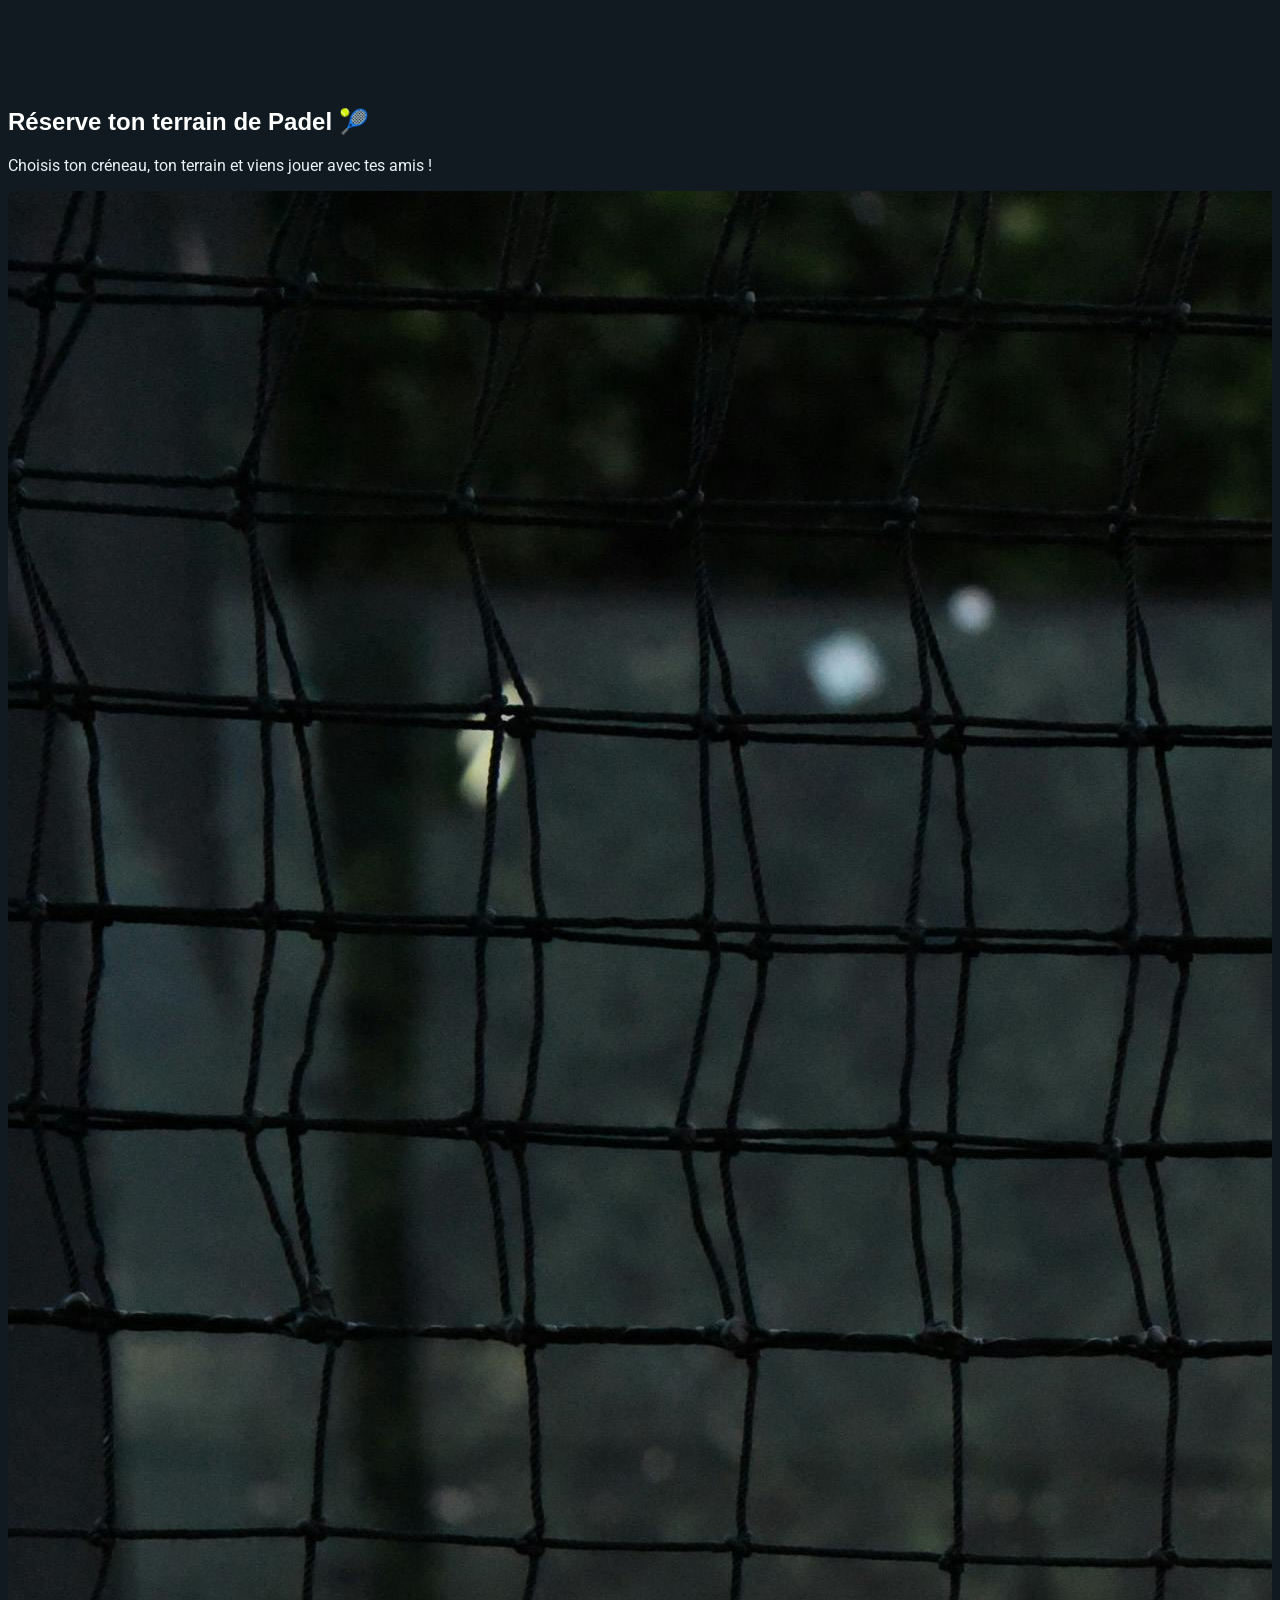
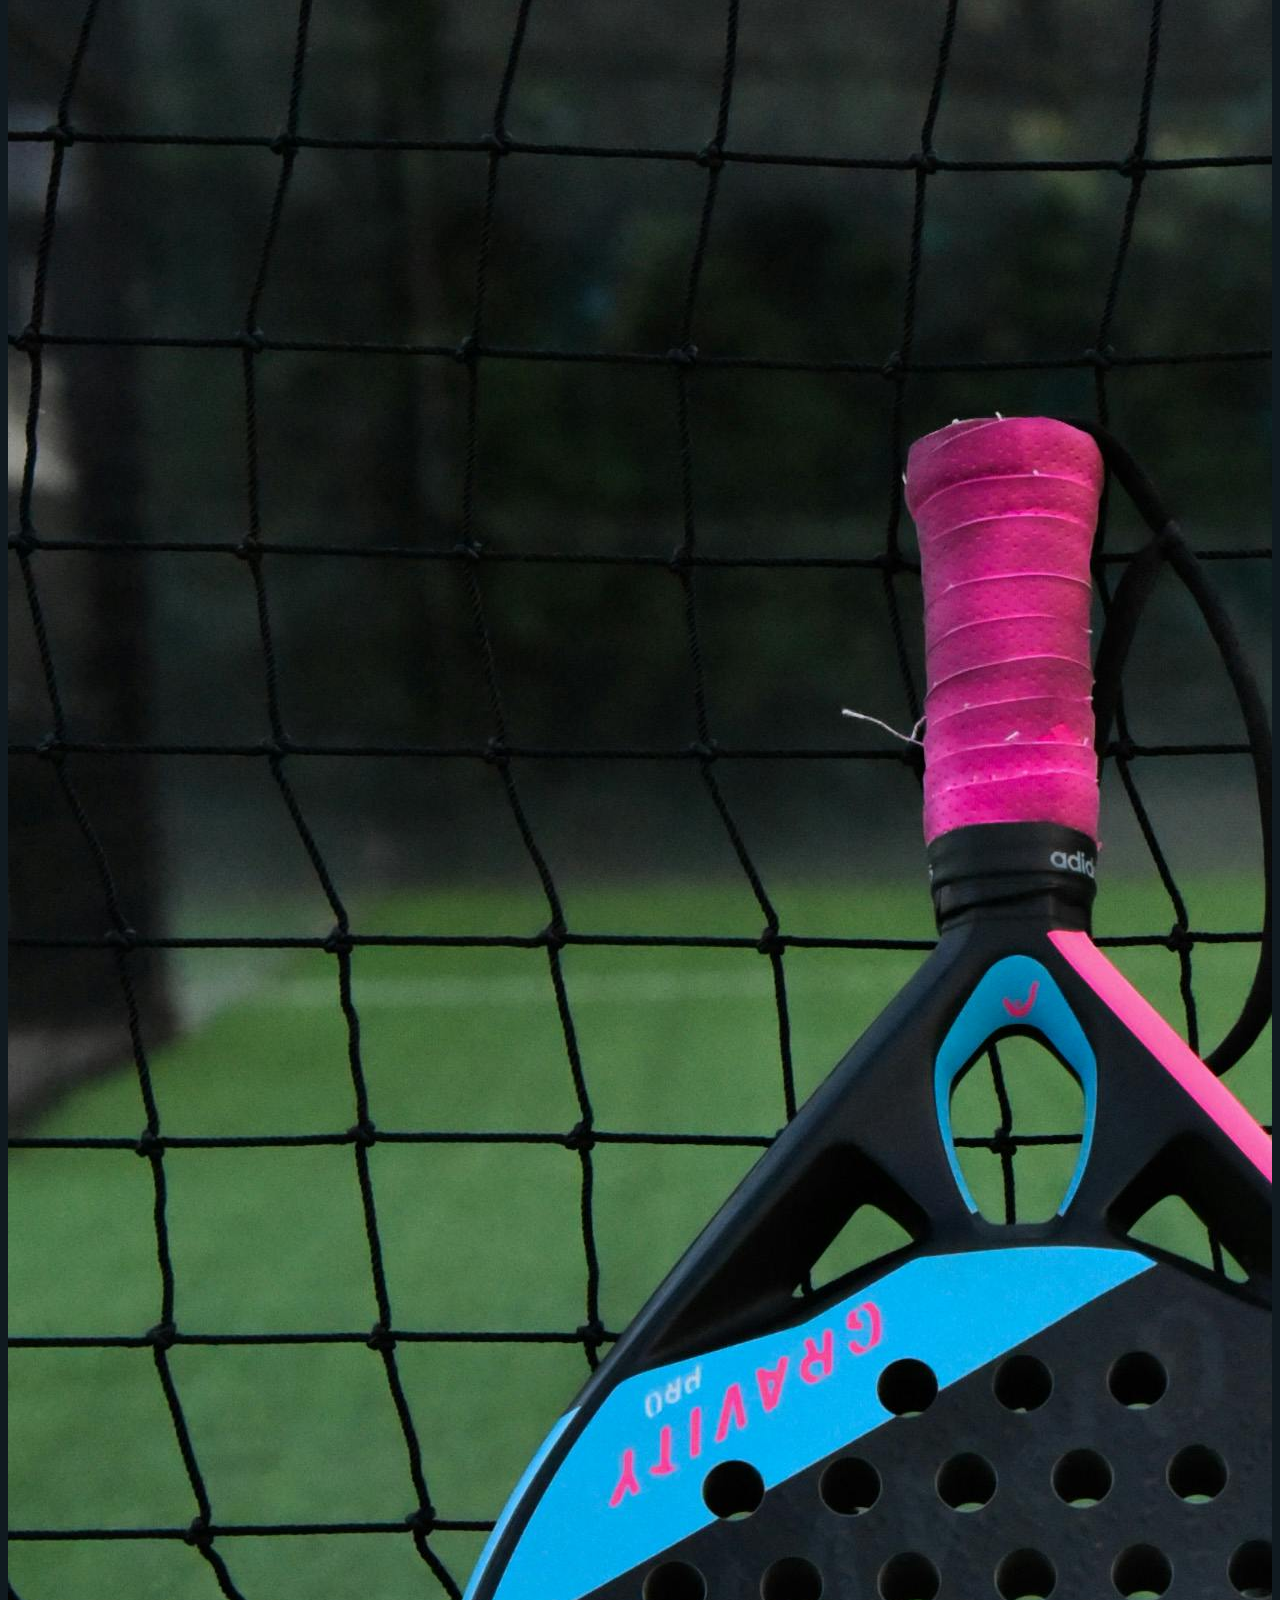
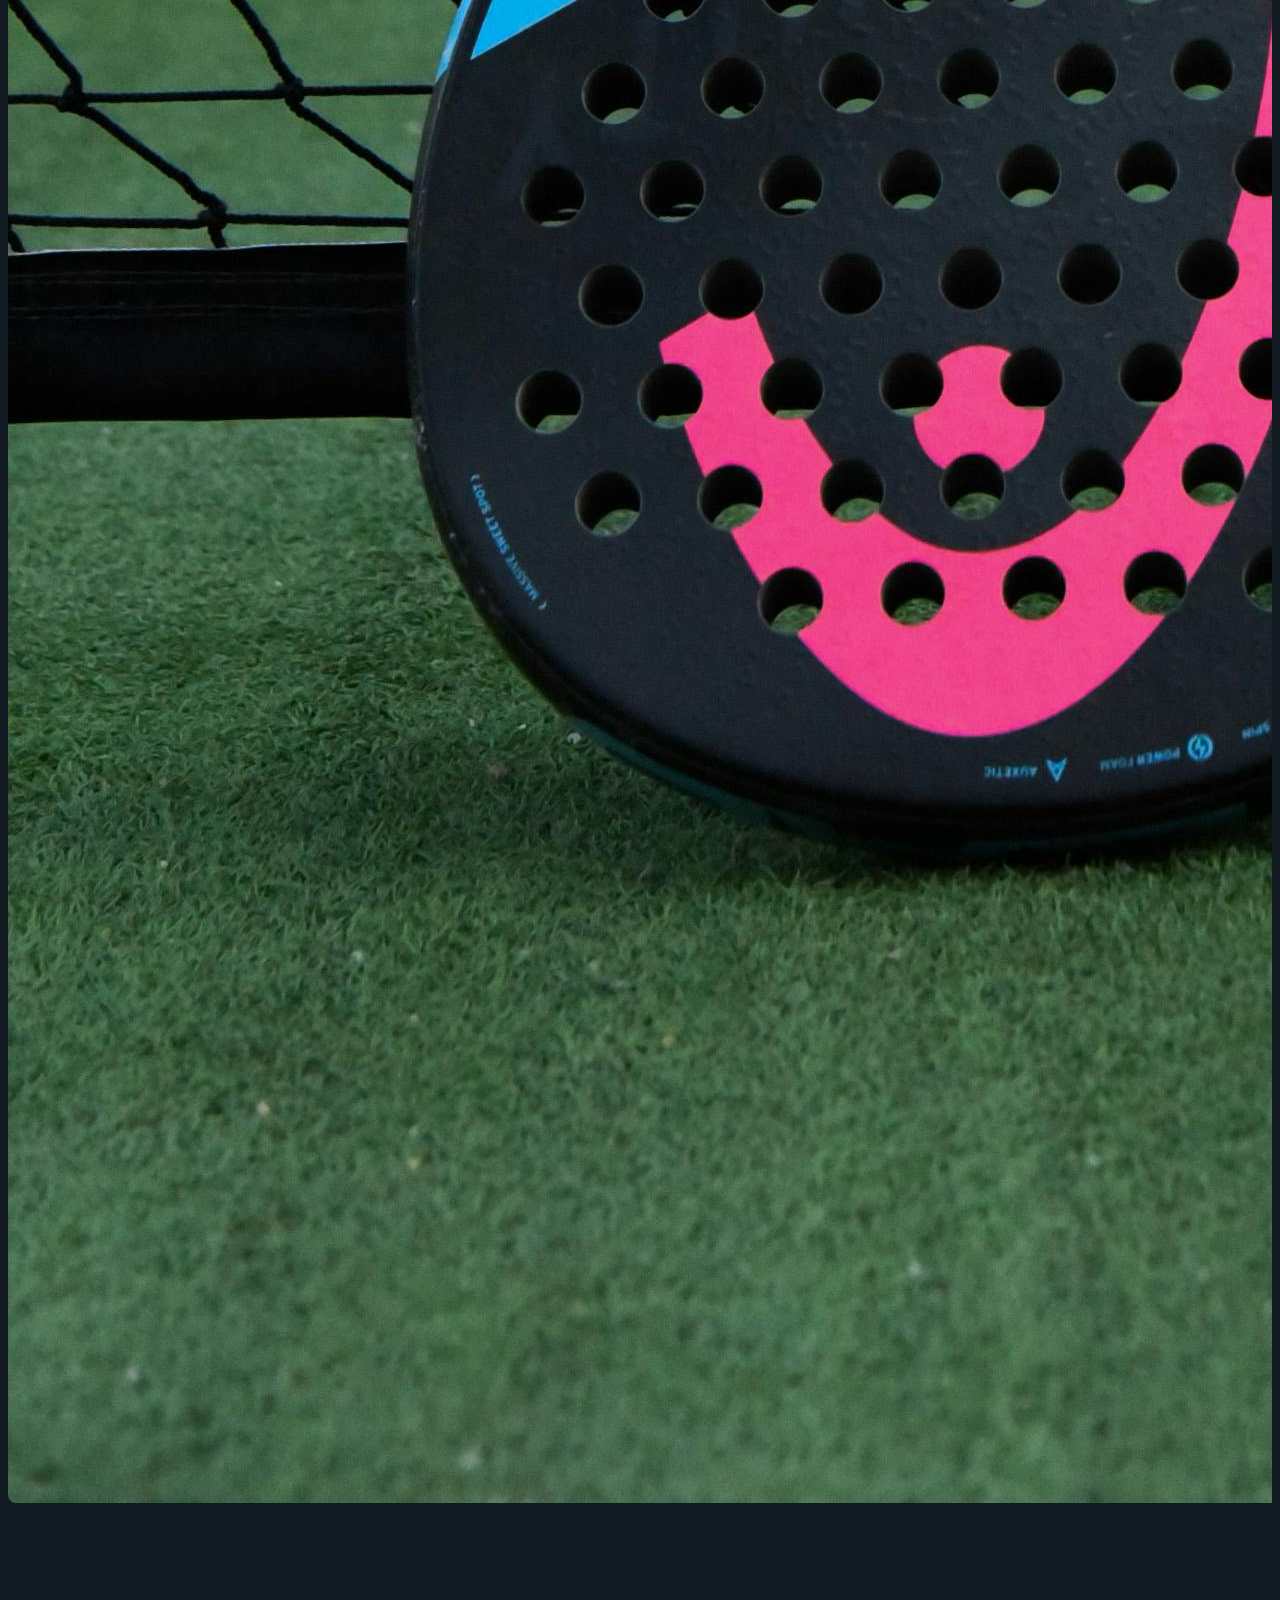
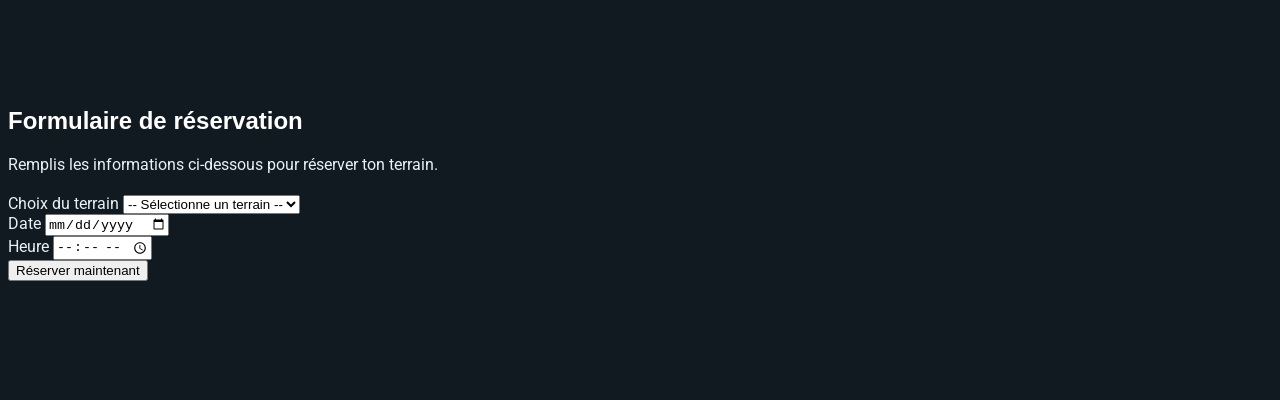
<file: public/bootstrap/reserver.html>
<!DOCTYPE html>
<html lang="fr">

<head>
  <meta charset="utf-8">
  <meta content="width=device-width, initial-scale=1.0" name="viewport">
  <title>Réserver un terrain - Padel Club</title>

  <!-- Fonts -->
  <link href="https://fonts.googleapis.com" rel="preconnect">
  <link href="https://fonts.gstatic.com" rel="preconnect" crossorigin>
  <link href="https://fonts.googleapis.com/css2?family=Roboto:wght@100;300;400;500;700;900&family=Poppins:wght@100;200;300;400;500;600;700;800;900&display=swap" rel="stylesheet">

  <!-- Main CSS -->
  <link href="assets/css/main.css" rel="stylesheet">
</head>

<body>

  <main class="main">

    <!-- ======= Hero Section ======= -->
    <section id="hero" class="hero section" style="padding: 80px 0;">

      <div class="container">
        <div class="row gy-4 align-items-center">
          <div class="col-lg-6">
            <h1>Réserve ton terrain de Padel 🎾</h1>
            <p>Choisis ton créneau, ton terrain et viens jouer avec tes amis !</p>
          </div>

          <div class="col-lg-6 text-center">
            <img src="assets/img/padel/padel2.jpg" alt="Réservation terrain Padel" class="img-fluid" style="border-radius: 8px;">
          </div>
        </div>
      </div>
    </section>
    <!-- End Hero Section -->

    <!-- ======= Reservation Form ======= -->
    <section class="container" style="margin-top: 40px; margin-bottom: 60px;">
      <h2>Formulaire de réservation</h2>
      <p>Remplis les informations ci-dessous pour réserver ton terrain.</p>

      <form class="row g-3" style="margin-top: 20px;">
        <div class="col-md-6">
          <label class="form-label">Choix du terrain</label>
          <select class="form-select">
            <option value="" selected disabled>-- Sélectionne un terrain --</option>
            <option>Terrain 1 - Indoor</option>
            <option>Terrain 2 - Indoor</option>
            <option>Terrain 3 - Outdoor</option>
            <option>Terrain 4 - Outdoor</option>
          </select>
        </div>

        <div class="col-md-3">
          <label class="form-label">Date</label>
          <input type="date" class="form-control">
        </div>

        <div class="col-md-3">
          <label class="form-label">Heure</label>
          <input type="time" class="form-control">
        </div>

        <div class="col-md-12">
          <button type="submit" class="btn btn-primary mt-3">Réserver maintenant</button>
        </div>
      </form>
    </section>
    <!-- End Reservation Form -->

  </main>

  <!-- Main JS -->
  <script src="assets/js/main.js"></script>

</body>
</html>
</file>
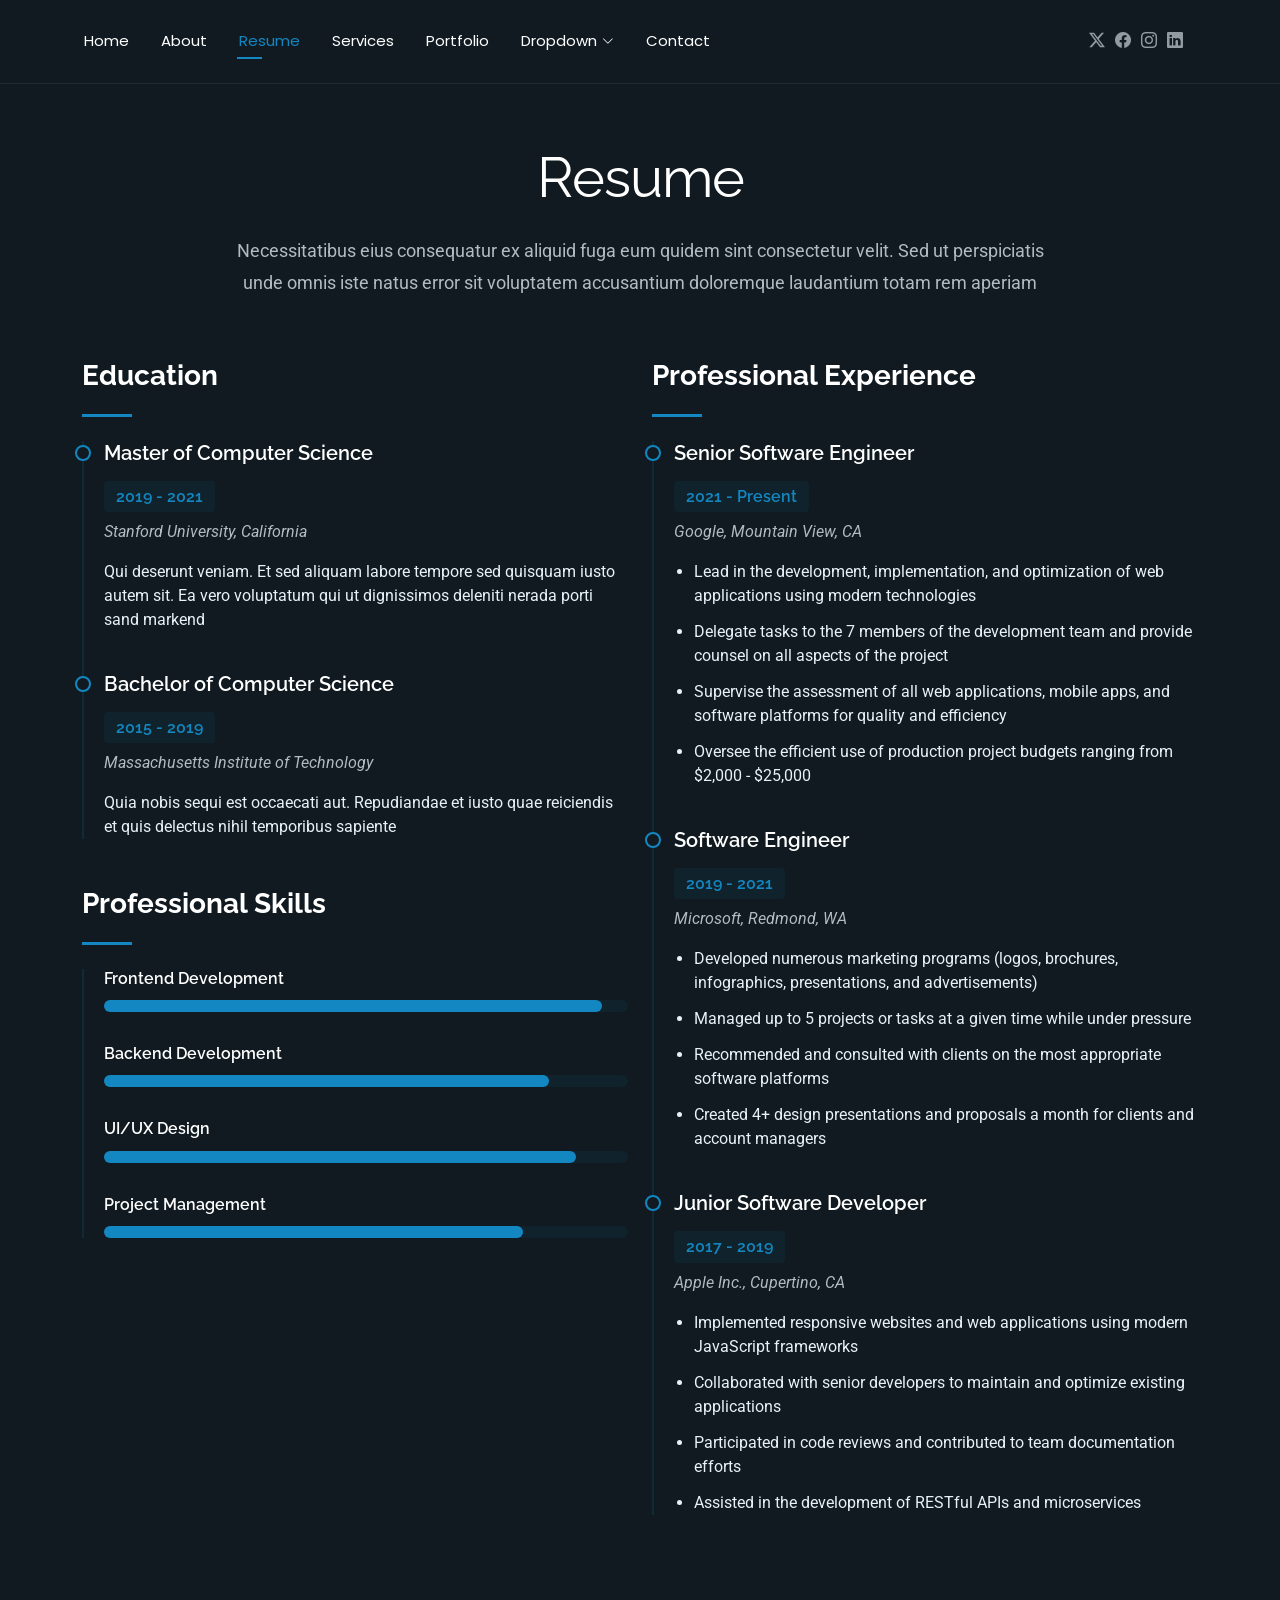
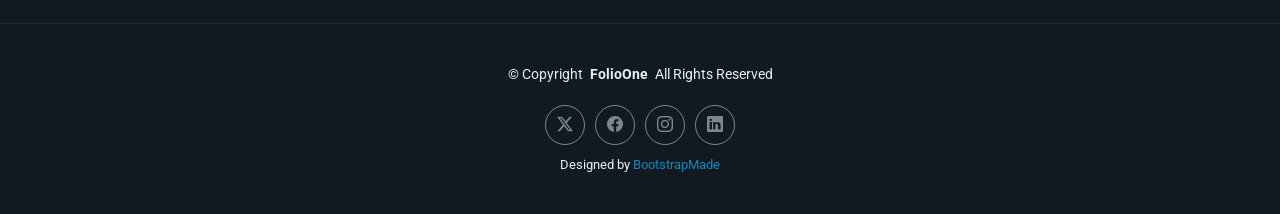
<file: public/bootstrap/resume.html>
<!DOCTYPE html>
<html lang="en">

<head>
  <meta charset="utf-8">
  <meta content="width=device-width, initial-scale=1.0" name="viewport">
  <title>Resume - FolioOne Bootstrap Template</title>
  <meta name="description" content="">
  <meta name="keywords" content="">

  <!-- Favicons -->
  <link href="assets/img/favicon.png" rel="icon">
  <link href="assets/img/apple-touch-icon.png" rel="apple-touch-icon">

  <!-- Fonts -->
  <link href="https://fonts.googleapis.com" rel="preconnect">
  <link href="https://fonts.gstatic.com" rel="preconnect" crossorigin>
  <link href="https://fonts.googleapis.com/css2?family=Roboto:ital,wght@0,100;0,300;0,400;0,500;0,700;0,900;1,100;1,300;1,400;1,500;1,700;1,900&family=Poppins:ital,wght@0,100;0,200;0,300;0,400;0,500;0,600;0,700;0,800;0,900;1,100;1,200;1,300;1,400;1,500;1,600;1,700;1,800;1,900&family=Raleway:ital,wght@0,100;0,200;0,300;0,400;0,500;0,600;0,700;0,800;0,900;1,100;1,200;1,300;1,400;1,500;1,600;1,700;1,800;1,900&display=swap" rel="stylesheet">

  <!-- Vendor CSS Files -->
  <link href="assets/vendor/bootstrap/css/bootstrap.min.css" rel="stylesheet">
  <link href="assets/vendor/bootstrap-icons/bootstrap-icons.css" rel="stylesheet">
  <link href="assets/vendor/aos/aos.css" rel="stylesheet">
  <link href="assets/vendor/swiper/swiper-bundle.min.css" rel="stylesheet">
  <link href="assets/vendor/glightbox/css/glightbox.min.css" rel="stylesheet">

  <!-- Main CSS File -->
  <link href="assets/css/main.css" rel="stylesheet">

  <!-- =======================================================
  * Template Name: FolioOne
  * Template URL: https://bootstrapmade.com/folioone-bootstrap-portfolio-website-template/
  * Updated: Aug 23 2025 with Bootstrap v5.3.7
  * Author: BootstrapMade.com
  * License: https://bootstrapmade.com/license/
  ======================================================== -->
</head>

<body class="resume-page">

  <header id="header" class="header d-flex align-items-center light-background sticky-top">
    <div class="container position-relative d-flex align-items-center justify-content-between">

      <!-- <a href="index.html" class="logo d-flex align-items-center me-auto me-xl-0">
      <img src="assets/img/logo.webp" alt="">
      <h1 class="sitename">FolioOne</h1> 
    </a> -->

      <nav id="navmenu" class="navmenu">
        <ul>
          <li><a href="index.html">Home</a></li>
          <li><a href="about.html">About</a></li>
          <li><a href="resume.html" class="active">Resume</a></li>
          <li><a href="services.html">Services</a></li>
          <li><a href="portfolio.html">Portfolio</a></li>
          <li class="dropdown"><a href="#"><span>Dropdown</span> <i class="bi bi-chevron-down toggle-dropdown"></i></a>
            <ul>
              <li><a href="#">Dropdown 1</a></li>
              <li class="dropdown"><a href="#"><span>Deep Dropdown</span> <i class="bi bi-chevron-down toggle-dropdown"></i></a>
                <ul>
                  <li><a href="#">Deep Dropdown 1</a></li>
                  <li><a href="#">Deep Dropdown 2</a></li>
                  <li><a href="#">Deep Dropdown 3</a></li>
                  <li><a href="#">Deep Dropdown 4</a></li>
                  <li><a href="#">Deep Dropdown 5</a></li>
                </ul>
              </li>
              <li><a href="#">Dropdown 2</a></li>
              <li><a href="#">Dropdown 3</a></li>
              <li><a href="#">Dropdown 4</a></li>
            </ul>
          </li>
          <li><a href="contact.html">Contact</a></li>
        </ul>
        <i class="mobile-nav-toggle d-xl-none bi bi-list"></i>
      </nav>

      <div class="header-social-links">
        <a href="#" class="twitter"><i class="bi bi-twitter-x"></i></a>
        <a href="#" class="facebook"><i class="bi bi-facebook"></i></a>
        <a href="#" class="instagram"><i class="bi bi-instagram"></i></a>
        <a href="#" class="linkedin"><i class="bi bi-linkedin"></i></a>
      </div>

    </div>
  </header>

  <main class="main">

    <!-- Resume Section -->
    <section id="resume" class="resume section">

      <!-- Section Title -->
      <div class="container section-title" data-aos="fade-up">
        <h2>Resume</h2>
        <p>Necessitatibus eius consequatur ex aliquid fuga eum quidem sint consectetur velit. Sed ut perspiciatis unde omnis iste natus error sit voluptatem accusantium doloremque laudantium totam rem aperiam</p>
      </div><!-- End Section Title -->

      <div class="container" data-aos="fade-up" data-aos-delay="100">

        <div class="row">
          <div class="col-lg-6">

            <!-- Education Section -->
            <div class="resume-item" data-aos="fade-up">
              <h3 class="resume-title">Education</h3>

              <div class="resume-content">
                <article class="education-item">
                  <h4>Master of Computer Science</h4>
                  <h5>2019 - 2021</h5>
                  <p class="institution"><em>Stanford University, California</em></p>
                  <p>Qui deserunt veniam. Et sed aliquam labore tempore sed quisquam iusto autem sit. Ea vero voluptatum qui ut dignissimos deleniti nerada porti sand markend</p>
                </article>

                <article class="education-item">
                  <h4>Bachelor of Computer Science</h4>
                  <h5>2015 - 2019</h5>
                  <p class="institution"><em>Massachusetts Institute of Technology</em></p>
                  <p>Quia nobis sequi est occaecati aut. Repudiandae et iusto quae reiciendis et quis delectus nihil temporibus sapiente</p>
                </article>
              </div>
            </div><!-- End Education Section -->

            <!-- Professional Skills Section -->
            <div class="resume-item skills-animation" data-aos="fade-up">
              <h3 class="resume-title">Professional Skills</h3>

              <div class="resume-content">
                <div class="skill-item">
                  <h4>Frontend Development</h4>
                  <div class="progress">
                    <div class="progress-bar" role="progressbar" aria-valuenow="95" aria-valuemin="0" aria-valuemax="100"></div>
                  </div>
                </div>

                <div class="skill-item">
                  <h4>Backend Development</h4>
                  <div class="progress">
                    <div class="progress-bar" role="progressbar" aria-valuenow="85" aria-valuemin="0" aria-valuemax="100"></div>
                  </div>
                </div>

                <div class="skill-item">
                  <h4>UI/UX Design</h4>
                  <div class="progress">
                    <div class="progress-bar" role="progressbar" aria-valuenow="90" aria-valuemin="0" aria-valuemax="100"></div>
                  </div>
                </div>

                <div class="skill-item">
                  <h4>Project Management</h4>
                  <div class="progress">
                    <div class="progress-bar" role="progressbar" aria-valuenow="80" aria-valuemin="0" aria-valuemax="100"></div>
                  </div>
                </div>
              </div>
            </div><!-- End Professional Skills Section -->
          </div>

          <div class="col-lg-6">
            <!-- Experience Section -->
            <div class="resume-item" data-aos="fade-up" data-aos-delay="100">
              <h3 class="resume-title">Professional Experience</h3>

              <div class="resume-content">
                <article class="experience-item">
                  <h4>Senior Software Engineer</h4>
                  <h5>2021 - Present</h5>
                  <p class="company"><em>Google, Mountain View, CA</em></p>
                  <ul>
                    <li>Lead in the development, implementation, and optimization of web applications using modern technologies</li>
                    <li>Delegate tasks to the 7 members of the development team and provide counsel on all aspects of the project</li>
                    <li>Supervise the assessment of all web applications, mobile apps, and software platforms for quality and efficiency</li>
                    <li>Oversee the efficient use of production project budgets ranging from $2,000 - $25,000</li>
                  </ul>
                </article>

                <article class="experience-item">
                  <h4>Software Engineer</h4>
                  <h5>2019 - 2021</h5>
                  <p class="company"><em>Microsoft, Redmond, WA</em></p>
                  <ul>
                    <li>Developed numerous marketing programs (logos, brochures, infographics, presentations, and advertisements)</li>
                    <li>Managed up to 5 projects or tasks at a given time while under pressure</li>
                    <li>Recommended and consulted with clients on the most appropriate software platforms</li>
                    <li>Created 4+ design presentations and proposals a month for clients and account managers</li>
                  </ul>
                </article>

                <article class="experience-item">
                  <h4>Junior Software Developer</h4>
                  <h5>2017 - 2019</h5>
                  <p class="company"><em>Apple Inc., Cupertino, CA</em></p>
                  <ul>
                    <li>Implemented responsive websites and web applications using modern JavaScript frameworks</li>
                    <li>Collaborated with senior developers to maintain and optimize existing applications</li>
                    <li>Participated in code reviews and contributed to team documentation efforts</li>
                    <li>Assisted in the development of RESTful APIs and microservices</li>
                  </ul>
                </article>
              </div>
            </div><!-- End Experience Section -->
          </div>
        </div>

      </div>

    </section><!-- /Resume Section -->

  </main>

  <footer id="footer" class="footer">

    <div class="container">
      <div class="copyright text-center ">
        <p>© <span>Copyright</span> <strong class="px-1 sitename">FolioOne</strong> <span>All Rights Reserved<br></span></p>
      </div>
      <div class="social-links d-flex justify-content-center">
        <a href=""><i class="bi bi-twitter-x"></i></a>
        <a href=""><i class="bi bi-facebook"></i></a>
        <a href=""><i class="bi bi-instagram"></i></a>
        <a href=""><i class="bi bi-linkedin"></i></a>
      </div>
      <div class="credits">
        <!-- All the links in the footer should remain intact. -->
        <!-- You can delete the links only if you've purchased the pro version. -->
        <!-- Licensing information: https://bootstrapmade.com/license/ -->
        <!-- Purchase the pro version with working PHP/AJAX contact form: [buy-url] -->
        Designed by <a href="https://bootstrapmade.com/">BootstrapMade</a>
      </div>
    </div>

  </footer>

  <!-- Scroll Top -->
  <a href="#" id="scroll-top" class="scroll-top d-flex align-items-center justify-content-center"><i class="bi bi-arrow-up-short"></i></a>

  <!-- Preloader -->
  <div id="preloader"></div>

  <!-- Vendor JS Files -->
  <script src="assets/vendor/bootstrap/js/bootstrap.bundle.min.js"></script>
  <script src="assets/vendor/php-email-form/validate.js"></script>
  <script src="assets/vendor/aos/aos.js"></script>
  <script src="assets/vendor/typed.js/typed.umd.js"></script>
  <script src="assets/vendor/waypoints/noframework.waypoints.js"></script>
  <script src="assets/vendor/purecounter/purecounter_vanilla.js"></script>
  <script src="assets/vendor/swiper/swiper-bundle.min.js"></script>
  <script src="assets/vendor/imagesloaded/imagesloaded.pkgd.min.js"></script>
  <script src="assets/vendor/isotope-layout/isotope.pkgd.min.js"></script>
  <script src="assets/vendor/glightbox/js/glightbox.min.js"></script>

  <!-- Main JS File -->
  <script src="assets/js/main.js"></script>

</body>

</html>
</file>
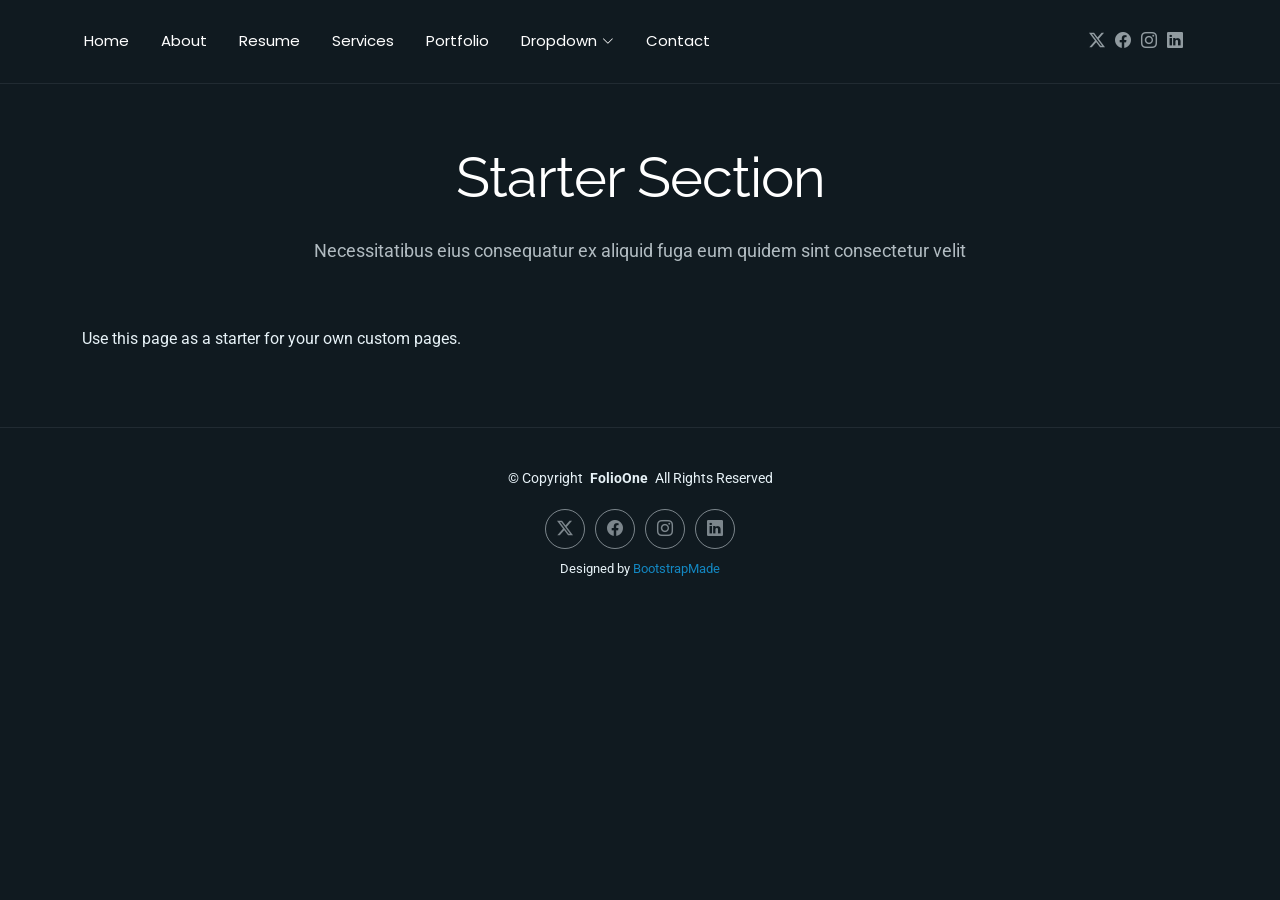
<file: public/bootstrap/starter-page.html>
<!DOCTYPE html>
<html lang="en">

<head>
  <meta charset="utf-8">
  <meta content="width=device-width, initial-scale=1.0" name="viewport">
  <title>Starter Page - FolioOne Bootstrap Template</title>
  <meta name="description" content="">
  <meta name="keywords" content="">

  <!-- Favicons -->
  <link href="assets/img/favicon.png" rel="icon">
  <link href="assets/img/apple-touch-icon.png" rel="apple-touch-icon">

  <!-- Fonts -->
  <link href="https://fonts.googleapis.com" rel="preconnect">
  <link href="https://fonts.gstatic.com" rel="preconnect" crossorigin>
  <link href="https://fonts.googleapis.com/css2?family=Roboto:ital,wght@0,100;0,300;0,400;0,500;0,700;0,900;1,100;1,300;1,400;1,500;1,700;1,900&family=Poppins:ital,wght@0,100;0,200;0,300;0,400;0,500;0,600;0,700;0,800;0,900;1,100;1,200;1,300;1,400;1,500;1,600;1,700;1,800;1,900&family=Raleway:ital,wght@0,100;0,200;0,300;0,400;0,500;0,600;0,700;0,800;0,900;1,100;1,200;1,300;1,400;1,500;1,600;1,700;1,800;1,900&display=swap" rel="stylesheet">

  <!-- Vendor CSS Files -->
  <link href="assets/vendor/bootstrap/css/bootstrap.min.css" rel="stylesheet">
  <link href="assets/vendor/bootstrap-icons/bootstrap-icons.css" rel="stylesheet">
  <link href="assets/vendor/aos/aos.css" rel="stylesheet">
  <link href="assets/vendor/swiper/swiper-bundle.min.css" rel="stylesheet">
  <link href="assets/vendor/glightbox/css/glightbox.min.css" rel="stylesheet">

  <!-- Main CSS File -->
  <link href="assets/css/main.css" rel="stylesheet">

  <!-- =======================================================
  * Template Name: FolioOne
  * Template URL: https://bootstrapmade.com/folioone-bootstrap-portfolio-website-template/
  * Updated: Aug 23 2025 with Bootstrap v5.3.7
  * Author: BootstrapMade.com
  * License: https://bootstrapmade.com/license/
  ======================================================== -->
</head>

<body class="starter-page-page">

  <header id="header" class="header d-flex align-items-center light-background sticky-top">
    <div class="container position-relative d-flex align-items-center justify-content-between">

      <!-- <a href="index.html" class="logo d-flex align-items-center me-auto me-xl-0">
      <img src="assets/img/logo.webp" alt="">
      <h1 class="sitename">FolioOne</h1> 
    </a> -->

      <nav id="navmenu" class="navmenu">
        <ul>
          <li><a href="index.html">Home</a></li>
          <li><a href="about.html">About</a></li>
          <li><a href="resume.html">Resume</a></li>
          <li><a href="services.html">Services</a></li>
          <li><a href="portfolio.html">Portfolio</a></li>
          <li class="dropdown"><a href="#"><span>Dropdown</span> <i class="bi bi-chevron-down toggle-dropdown"></i></a>
            <ul>
              <li><a href="#">Dropdown 1</a></li>
              <li class="dropdown"><a href="#"><span>Deep Dropdown</span> <i class="bi bi-chevron-down toggle-dropdown"></i></a>
                <ul>
                  <li><a href="#">Deep Dropdown 1</a></li>
                  <li><a href="#">Deep Dropdown 2</a></li>
                  <li><a href="#">Deep Dropdown 3</a></li>
                  <li><a href="#">Deep Dropdown 4</a></li>
                  <li><a href="#">Deep Dropdown 5</a></li>
                </ul>
              </li>
              <li><a href="#">Dropdown 2</a></li>
              <li><a href="#">Dropdown 3</a></li>
              <li><a href="#">Dropdown 4</a></li>
            </ul>
          </li>
          <li><a href="contact.html">Contact</a></li>
        </ul>
        <i class="mobile-nav-toggle d-xl-none bi bi-list"></i>
      </nav>

      <div class="header-social-links">
        <a href="#" class="twitter"><i class="bi bi-twitter-x"></i></a>
        <a href="#" class="facebook"><i class="bi bi-facebook"></i></a>
        <a href="#" class="instagram"><i class="bi bi-instagram"></i></a>
        <a href="#" class="linkedin"><i class="bi bi-linkedin"></i></a>
      </div>

    </div>
  </header>

  <main class="main">

    <!-- Starter Section Section -->
    <section id="starter-section" class="starter-section section">

      <!-- Section Title -->
      <div class="container section-title" data-aos="fade-up">
        <h2>Starter Section</h2>
        <p>Necessitatibus eius consequatur ex aliquid fuga eum quidem sint consectetur velit</p>
      </div><!-- End Section Title -->

      <div class="container" data-aos="fade-up">
        <p>Use this page as a starter for your own custom pages.</p>
      </div>

    </section><!-- /Starter Section Section -->

  </main>

  <footer id="footer" class="footer">

    <div class="container">
      <div class="copyright text-center ">
        <p>© <span>Copyright</span> <strong class="px-1 sitename">FolioOne</strong> <span>All Rights Reserved<br></span></p>
      </div>
      <div class="social-links d-flex justify-content-center">
        <a href=""><i class="bi bi-twitter-x"></i></a>
        <a href=""><i class="bi bi-facebook"></i></a>
        <a href=""><i class="bi bi-instagram"></i></a>
        <a href=""><i class="bi bi-linkedin"></i></a>
      </div>
      <div class="credits">
        <!-- All the links in the footer should remain intact. -->
        <!-- You can delete the links only if you've purchased the pro version. -->
        <!-- Licensing information: https://bootstrapmade.com/license/ -->
        <!-- Purchase the pro version with working PHP/AJAX contact form: [buy-url] -->
        Designed by <a href="https://bootstrapmade.com/">BootstrapMade</a>
      </div>
    </div>

  </footer>

  <!-- Scroll Top -->
  <a href="#" id="scroll-top" class="scroll-top d-flex align-items-center justify-content-center"><i class="bi bi-arrow-up-short"></i></a>

  <!-- Preloader -->
  <div id="preloader"></div>

  <!-- Vendor JS Files -->
  <script src="assets/vendor/bootstrap/js/bootstrap.bundle.min.js"></script>
  <script src="assets/vendor/php-email-form/validate.js"></script>
  <script src="assets/vendor/aos/aos.js"></script>
  <script src="assets/vendor/typed.js/typed.umd.js"></script>
  <script src="assets/vendor/waypoints/noframework.waypoints.js"></script>
  <script src="assets/vendor/purecounter/purecounter_vanilla.js"></script>
  <script src="assets/vendor/swiper/swiper-bundle.min.js"></script>
  <script src="assets/vendor/imagesloaded/imagesloaded.pkgd.min.js"></script>
  <script src="assets/vendor/isotope-layout/isotope.pkgd.min.js"></script>
  <script src="assets/vendor/glightbox/js/glightbox.min.js"></script>

  <!-- Main JS File -->
  <script src="assets/js/main.js"></script>

</body>

</html>
</file>
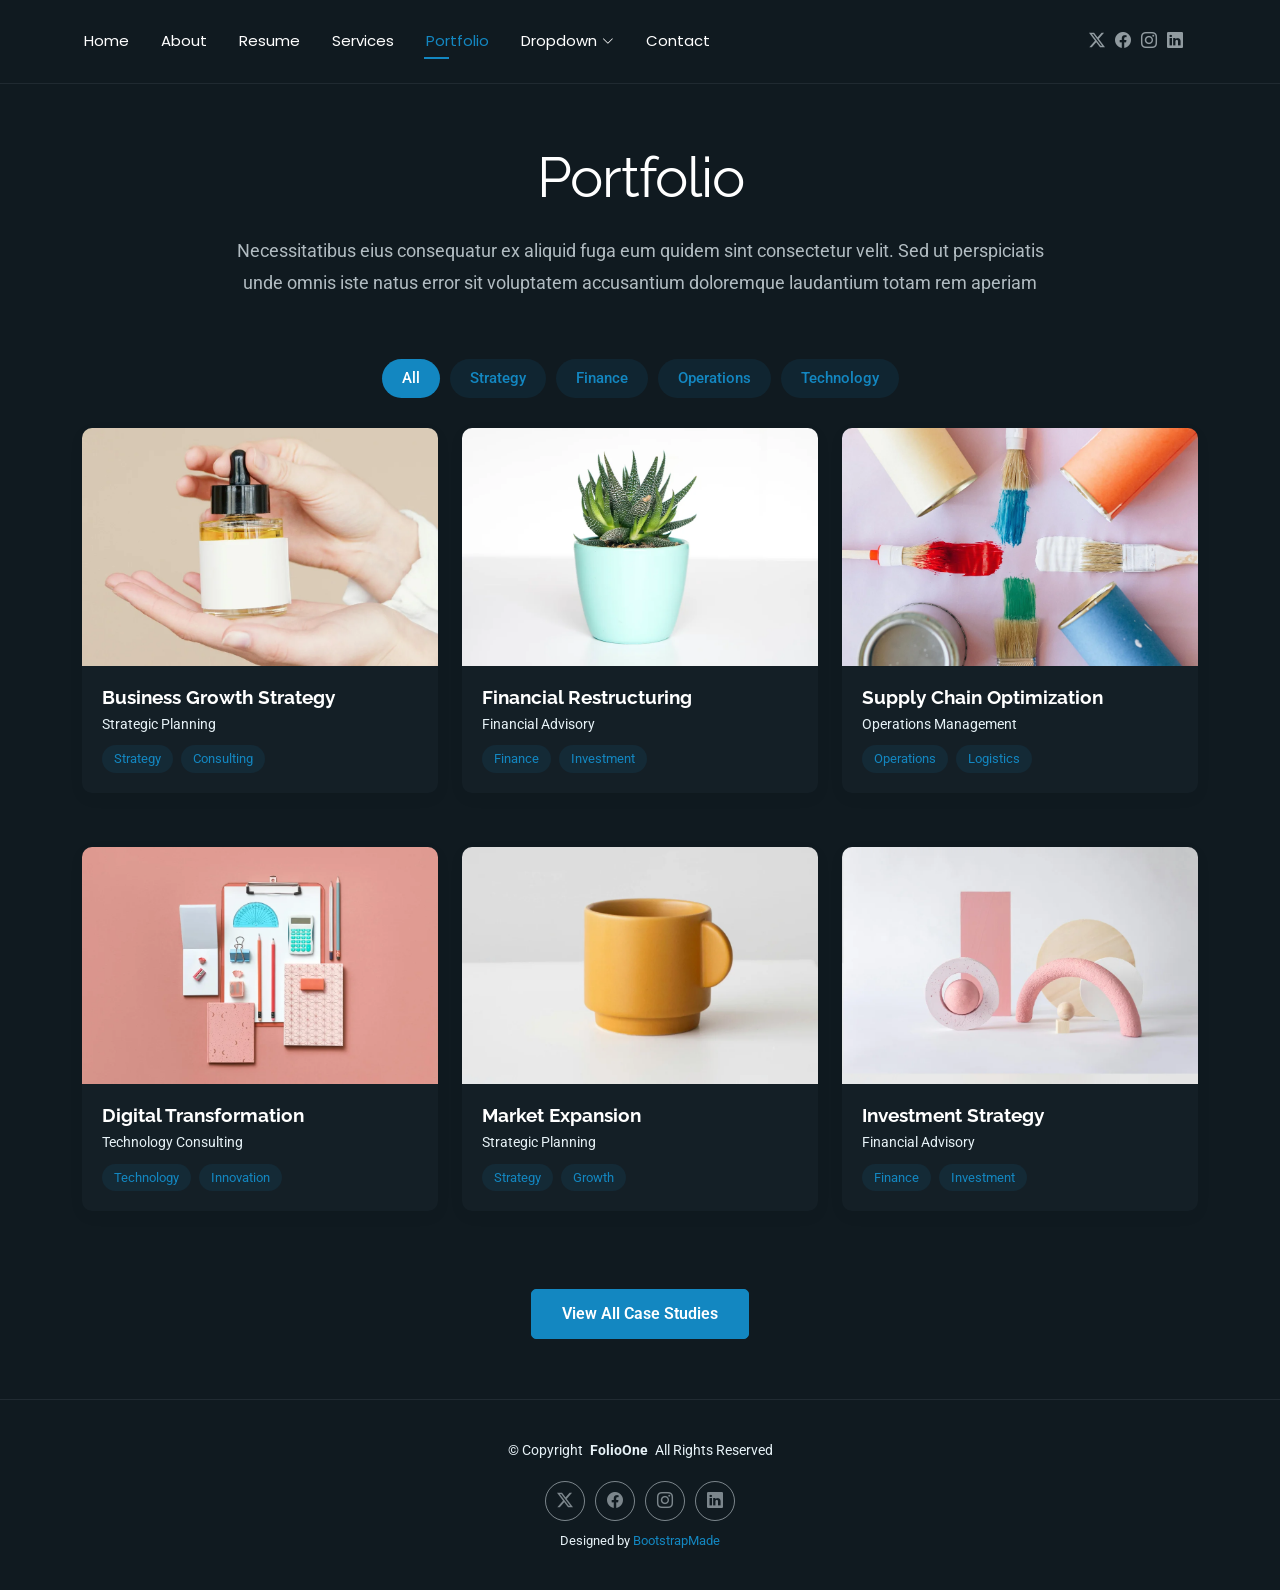
<file: public/bootstrap/tournois.html>
<!DOCTYPE html>
<html lang="en">

<head>
  <meta charset="utf-8">
  <meta content="width=device-width, initial-scale=1.0" name="viewport">
  <title>Portfolio - FolioOne Bootstrap Template</title>
  <meta name="description" content="">
  <meta name="keywords" content="">

  <!-- Favicons -->
  <link href="assets/img/favicon.png" rel="icon">
  <link href="assets/img/apple-touch-icon.png" rel="apple-touch-icon">

  <!-- Fonts -->
  <link href="https://fonts.googleapis.com" rel="preconnect">
  <link href="https://fonts.gstatic.com" rel="preconnect" crossorigin>
  <link href="https://fonts.googleapis.com/css2?family=Roboto:ital,wght@0,100;0,300;0,400;0,500;0,700;0,900;1,100;1,300;1,400;1,500;1,700;1,900&family=Poppins:ital,wght@0,100;0,200;0,300;0,400;0,500;0,600;0,700;0,800;0,900;1,100;1,200;1,300;1,400;1,500;1,600;1,700;1,800;1,900&family=Raleway:ital,wght@0,100;0,200;0,300;0,400;0,500;0,600;0,700;0,800;0,900;1,100;1,200;1,300;1,400;1,500;1,600;1,700;1,800;1,900&display=swap" rel="stylesheet">

  <!-- Vendor CSS Files -->
  <link href="assets/vendor/bootstrap/css/bootstrap.min.css" rel="stylesheet">
  <link href="assets/vendor/bootstrap-icons/bootstrap-icons.css" rel="stylesheet">
  <link href="assets/vendor/aos/aos.css" rel="stylesheet">
  <link href="assets/vendor/swiper/swiper-bundle.min.css" rel="stylesheet">
  <link href="assets/vendor/glightbox/css/glightbox.min.css" rel="stylesheet">

  <!-- Main CSS File -->
  <link href="assets/css/main.css" rel="stylesheet">

  <!-- =======================================================
  * Template Name: FolioOne
  * Template URL: https://bootstrapmade.com/folioone-bootstrap-portfolio-website-template/
  * Updated: Aug 23 2025 with Bootstrap v5.3.7
  * Author: BootstrapMade.com
  * License: https://bootstrapmade.com/license/
  ======================================================== -->
</head>

<body class="portfolio-page">

  <header id="header" class="header d-flex align-items-center light-background sticky-top">
    <div class="container position-relative d-flex align-items-center justify-content-between">

      <!-- <a href="index.html" class="logo d-flex align-items-center me-auto me-xl-0">
      <img src="assets/img/logo.webp" alt="">
      <h1 class="sitename">FolioOne</h1> 
    </a> -->

      <nav id="navmenu" class="navmenu">
        <ul>
          <li><a href="index.html">Home</a></li>
          <li><a href="about.html">About</a></li>
          <li><a href="resume.html">Resume</a></li>
          <li><a href="services.html">Services</a></li>
          <li><a href="portfolio.html" class="active">Portfolio</a></li>
          <li class="dropdown"><a href="#"><span>Dropdown</span> <i class="bi bi-chevron-down toggle-dropdown"></i></a>
            <ul>
              <li><a href="#">Dropdown 1</a></li>
              <li class="dropdown"><a href="#"><span>Deep Dropdown</span> <i class="bi bi-chevron-down toggle-dropdown"></i></a>
                <ul>
                  <li><a href="#">Deep Dropdown 1</a></li>
                  <li><a href="#">Deep Dropdown 2</a></li>
                  <li><a href="#">Deep Dropdown 3</a></li>
                  <li><a href="#">Deep Dropdown 4</a></li>
                  <li><a href="#">Deep Dropdown 5</a></li>
                </ul>
              </li>
              <li><a href="#">Dropdown 2</a></li>
              <li><a href="#">Dropdown 3</a></li>
              <li><a href="#">Dropdown 4</a></li>
            </ul>
          </li>
          <li><a href="contact.html">Contact</a></li>
        </ul>
        <i class="mobile-nav-toggle d-xl-none bi bi-list"></i>
      </nav>

      <div class="header-social-links">
        <a href="#" class="twitter"><i class="bi bi-twitter-x"></i></a>
        <a href="#" class="facebook"><i class="bi bi-facebook"></i></a>
        <a href="#" class="instagram"><i class="bi bi-instagram"></i></a>
        <a href="#" class="linkedin"><i class="bi bi-linkedin"></i></a>
      </div>

    </div>
  </header>

  <main class="main">

    <!-- Portfolio Section -->
    <section id="portfolio" class="portfolio section">

      <!-- Section Title -->
      <div class="container section-title" data-aos="fade-up">
        <h2>Portfolio</h2>
        <p>Necessitatibus eius consequatur ex aliquid fuga eum quidem sint consectetur velit. Sed ut perspiciatis unde omnis iste natus error sit voluptatem accusantium doloremque laudantium totam rem aperiam</p>
      </div><!-- End Section Title -->

      <div class="container" data-aos="fade-up" data-aos-delay="100">

        <div class="isotope-layout" data-default-filter="*" data-layout="masonry" data-sort="original-order">
          <ul class="portfolio-filters isotope-filters" data-aos="fade-up" data-aos-delay="200">
            <li data-filter="*" class="filter-active">All</li>
            <li data-filter=".filter-strategy">Strategy</li>
            <li data-filter=".filter-finance">Finance</li>
            <li data-filter=".filter-operations">Operations</li>
            <li data-filter=".filter-technology">Technology</li>
          </ul><!-- End Portfolio Filters -->

          <div class="row gy-4 isotope-container" data-aos="fade-up" data-aos-delay="300">
            <div class="col-lg-4 col-md-6 portfolio-item isotope-item filter-strategy">
              <div class="portfolio-card">
                <div class="portfolio-img">
                  <img src="assets/img/portfolio/portfolio-1.webp" alt="Portfolio Item" class="img-fluid">
                  <div class="portfolio-overlay">
                    <a href="assets/img/portfolio/portfolio-1.webp" class="glightbox portfolio-lightbox"><i class="bi bi-plus"></i></a>
                    <a href="#" class="portfolio-details-link"><i class="bi bi-link"></i></a>
                  </div>
                </div>
                <div class="portfolio-info">
                  <h4>Business Growth Strategy</h4>
                  <p>Strategic Planning</p>
                  <div class="portfolio-tags">
                    <span>Strategy</span>
                    <span>Consulting</span>
                  </div>
                </div>
              </div>
            </div>

            <div class="col-lg-4 col-md-6 portfolio-item isotope-item filter-finance">
              <div class="portfolio-card">
                <div class="portfolio-img">
                  <img src="assets/img/portfolio/portfolio-2.webp" alt="Portfolio Item" class="img-fluid">
                  <div class="portfolio-overlay">
                    <a href="assets/img/portfolio/portfolio-2.webp" class="glightbox portfolio-lightbox"><i class="bi bi-plus"></i></a>
                    <a href="#" class="portfolio-details-link"><i class="bi bi-link"></i></a>
                  </div>
                </div>
                <div class="portfolio-info">
                  <h4>Financial Restructuring</h4>
                  <p>Financial Advisory</p>
                  <div class="portfolio-tags">
                    <span>Finance</span>
                    <span>Investment</span>
                  </div>
                </div>
              </div>
            </div>

            <div class="col-lg-4 col-md-6 portfolio-item isotope-item filter-operations">
              <div class="portfolio-card">
                <div class="portfolio-img">
                  <img src="assets/img/portfolio/portfolio-3.webp" alt="Portfolio Item" class="img-fluid">
                  <div class="portfolio-overlay">
                    <a href="assets/img/portfolio/portfolio-3.webp" class="glightbox portfolio-lightbox"><i class="bi bi-plus"></i></a>
                    <a href="#" class="portfolio-details-link"><i class="bi bi-link"></i></a>
                  </div>
                </div>
                <div class="portfolio-info">
                  <h4>Supply Chain Optimization</h4>
                  <p>Operations Management</p>
                  <div class="portfolio-tags">
                    <span>Operations</span>
                    <span>Logistics</span>
                  </div>
                </div>
              </div>
            </div>

            <div class="col-lg-4 col-md-6 portfolio-item isotope-item filter-technology">
              <div class="portfolio-card">
                <div class="portfolio-img">
                  <img src="assets/img/portfolio/portfolio-4.webp" alt="Portfolio Item" class="img-fluid">
                  <div class="portfolio-overlay">
                    <a href="assets/img/portfolio/portfolio-4.webp" class="glightbox portfolio-lightbox"><i class="bi bi-plus"></i></a>
                    <a href="#" class="portfolio-details-link"><i class="bi bi-link"></i></a>
                  </div>
                </div>
                <div class="portfolio-info">
                  <h4>Digital Transformation</h4>
                  <p>Technology Consulting</p>
                  <div class="portfolio-tags">
                    <span>Technology</span>
                    <span>Innovation</span>
                  </div>
                </div>
              </div>
            </div>

            <div class="col-lg-4 col-md-6 portfolio-item isotope-item filter-strategy">
              <div class="portfolio-card">
                <div class="portfolio-img">
                  <img src="assets/img/portfolio/portfolio-5.webp" alt="Portfolio Item" class="img-fluid">
                  <div class="portfolio-overlay">
                    <a href="assets/img/portfolio/portfolio-5.webp" class="glightbox portfolio-lightbox"><i class="bi bi-plus"></i></a>
                    <a href="#" class="portfolio-details-link"><i class="bi bi-link"></i></a>
                  </div>
                </div>
                <div class="portfolio-info">
                  <h4>Market Expansion</h4>
                  <p>Strategic Planning</p>
                  <div class="portfolio-tags">
                    <span>Strategy</span>
                    <span>Growth</span>
                  </div>
                </div>
              </div>
            </div>

            <div class="col-lg-4 col-md-6 portfolio-item isotope-item filter-finance">
              <div class="portfolio-card">
                <div class="portfolio-img">
                  <img src="assets/img/portfolio/portfolio-6.webp" alt="Portfolio Item" class="img-fluid">
                  <div class="portfolio-overlay">
                    <a href="assets/img/portfolio/portfolio-6.webp" class="glightbox portfolio-lightbox"><i class="bi bi-plus"></i></a>
                    <a href="#" class="portfolio-details-link"><i class="bi bi-link"></i></a>
                  </div>
                </div>
                <div class="portfolio-info">
                  <h4>Investment Strategy</h4>
                  <p>Financial Advisory</p>
                  <div class="portfolio-tags">
                    <span>Finance</span>
                    <span>Investment</span>
                  </div>
                </div>
              </div>
            </div>
          </div><!-- End Portfolio Items Container -->

        </div>

        <div class="text-center mt-5" data-aos="fade-up" data-aos-delay="400">
          <a href="#portfolio" class="btn btn-primary">View All Case Studies</a>
        </div>

      </div>

    </section><!-- /Portfolio Section -->

  </main>

  <footer id="footer" class="footer">

    <div class="container">
      <div class="copyright text-center ">
        <p>© <span>Copyright</span> <strong class="px-1 sitename">FolioOne</strong> <span>All Rights Reserved<br></span></p>
      </div>
      <div class="social-links d-flex justify-content-center">
        <a href=""><i class="bi bi-twitter-x"></i></a>
        <a href=""><i class="bi bi-facebook"></i></a>
        <a href=""><i class="bi bi-instagram"></i></a>
        <a href=""><i class="bi bi-linkedin"></i></a>
      </div>
      <div class="credits">
        <!-- All the links in the footer should remain intact. -->
        <!-- You can delete the links only if you've purchased the pro version. -->
        <!-- Licensing information: https://bootstrapmade.com/license/ -->
        <!-- Purchase the pro version with working PHP/AJAX contact form: [buy-url] -->
        Designed by <a href="https://bootstrapmade.com/">BootstrapMade</a>
      </div>
    </div>

  </footer>

  <!-- Scroll Top -->
  <a href="#" id="scroll-top" class="scroll-top d-flex align-items-center justify-content-center"><i class="bi bi-arrow-up-short"></i></a>

  <!-- Preloader -->
  <div id="preloader"></div>

  <!-- Vendor JS Files -->
  <script src="assets/vendor/bootstrap/js/bootstrap.bundle.min.js"></script>
  <script src="assets/vendor/php-email-form/validate.js"></script>
  <script src="assets/vendor/aos/aos.js"></script>
  <script src="assets/vendor/typed.js/typed.umd.js"></script>
  <script src="assets/vendor/waypoints/noframework.waypoints.js"></script>
  <script src="assets/vendor/purecounter/purecounter_vanilla.js"></script>
  <script src="assets/vendor/swiper/swiper-bundle.min.js"></script>
  <script src="assets/vendor/imagesloaded/imagesloaded.pkgd.min.js"></script>
  <script src="assets/vendor/isotope-layout/isotope.pkgd.min.js"></script>
  <script src="assets/vendor/glightbox/js/glightbox.min.js"></script>

  <!-- Main JS File -->
  <script src="assets/js/main.js"></script>

</body>

</html>
</file>
<file: public/bootstrap/assets/css/main.css>
/**
* Template Name: FolioOne
* Template URL: https://bootstrapmade.com/folioone-bootstrap-portfolio-website-template/
* Updated: Aug 23 2025 with Bootstrap v5.3.7
* Author: BootstrapMade.com
* License: https://bootstrapmade.com/license/
*/

/*--------------------------------------------------------------
# Font & Color Variables
# Help: https://bootstrapmade.com/color-system/
--------------------------------------------------------------*/
/* Fonts */
:root {
  --default-font: "Roboto",  system-ui, -apple-system, "Segoe UI", Roboto, "Helvetica Neue", Arial, "Noto Sans", "Liberation Sans", sans-serif, "Apple Color Emoji", "Segoe UI Emoji", "Segoe UI Symbol", "Noto Color Emoji";
  --heading-font: "Raleway",  sans-serif;
  --nav-font: "Poppins",  sans-serif;
}

/* Global Colors - The following color variables are used throughout the website. Updating them here will change the color scheme of the entire website */
:root { 
  --background-color: #101a20; /* Background color for the entire website, including individual sections */
  --default-color: #e7f2f7; /* Default color used for the majority of the text content across the entire website */
  --heading-color: #ffffff; /* Color for headings, subheadings and title throughout the website */
  --accent-color: #1387c1; /* Accent color that represents your brand on the website. It's used for buttons, links, and other elements that need to stand out */
  --surface-color: #141f26; /* The surface color is used as a background of boxed elements within sections, such as cards, icon boxes, or other elements that require a visual separation from the global background. */
  --contrast-color: #ffffff; /* Contrast color for text, ensuring readability against backgrounds of accent, heading, or default colors. */
}

/* Nav Menu Colors - The following color variables are used specifically for the navigation menu. They are separate from the global colors to allow for more customization options */
:root {
  --nav-color: #ffffff;  /* The default color of the main navmenu links */
  --nav-hover-color: #1387c1; /* Applied to main navmenu links when they are hovered over or active */
  --nav-mobile-background-color: #213642; /* Used as the background color for mobile navigation menu */
  --nav-dropdown-background-color: #051117; /* Used as the background color for dropdown items that appear when hovering over primary navigation items */
  --nav-dropdown-color: #e7f2f7; /* Used for navigation links of the dropdown items in the navigation menu. */
  --nav-dropdown-hover-color: #1387c1; /* Similar to --nav-hover-color, this color is applied to dropdown navigation links when they are hovered over. */
}

/* Color Presets - These classes override global colors when applied to any section or element, providing reuse of the sam color scheme. */

.light-background {
  --background-color: #142027;
  --surface-color: #325264;
}

.dark-background {
  --background-color: #0b1419;
  --default-color: #ffffff;
  --heading-color: #ffffff;
  --surface-color: #252525;
  --contrast-color: #ffffff;
}

/* Smooth scroll */
:root {
  scroll-behavior: smooth;
}

/*--------------------------------------------------------------
# General Styling & Shared Classes
--------------------------------------------------------------*/
body {
  color: var(--default-color);
  background-color: var(--background-color);
  font-family: var(--default-font);
}

a {
  color: var(--accent-color);
  text-decoration: none;
  transition: 0.3s;
}

a:hover {
  color: color-mix(in srgb, var(--accent-color), transparent 25%);
  text-decoration: none;
}

h1,
h2,
h3,
h4,
h5,
h6 {
  color: var(--heading-color);
  font-family: var(--heading-font);
}

/* PHP Email Form Messages
------------------------------*/
.php-email-form .error-message {
  display: none;
  background: #df1529;
  color: #ffffff;
  text-align: left;
  padding: 15px;
  margin-bottom: 24px;
  font-weight: 600;
}

.php-email-form .sent-message {
  display: none;
  color: #ffffff;
  background: #059652;
  text-align: center;
  padding: 15px;
  margin-bottom: 24px;
  font-weight: 600;
}

.php-email-form .loading {
  display: none;
  background: var(--surface-color);
  text-align: center;
  padding: 15px;
  margin-bottom: 24px;
}

.php-email-form .loading:before {
  content: "";
  display: inline-block;
  border-radius: 50%;
  width: 24px;
  height: 24px;
  margin: 0 10px -6px 0;
  border: 3px solid var(--accent-color);
  border-top-color: var(--surface-color);
  animation: php-email-form-loading 1s linear infinite;
}

@keyframes php-email-form-loading {
  0% {
    transform: rotate(0deg);
  }

  100% {
    transform: rotate(360deg);
  }
}

/*--------------------------------------------------------------
# Global Header
--------------------------------------------------------------*/
.header {
  --background-color: rgba(255, 255, 255, 0);
  color: var(--default-color);
  background-color: var(--background-color);
  padding: 15px 0;
  transition: all 0.5s;
  z-index: 997;
  border-bottom: 1px solid color-mix(in srgb, var(--default-color), transparent 92%);
}

.header .logo {
  line-height: 1;
}

.header .logo img {
  max-height: 36px;
  margin-right: 8px;
}

.header .logo h1 {
  font-size: 32px;
  margin: 0;
  font-weight: 400;
  color: var(--heading-color);
}

.header .header-social-links {
  padding-right: 15px;
}

.header .header-social-links a {
  color: color-mix(in srgb, var(--default-color), transparent 40%);
  padding-left: 6px;
  display: inline-block;
  transition: 0.3s;
  font-size: 16px;
}

.header .header-social-links a:hover {
  color: var(--default-color);
}

.header .header-social-links a i {
  line-height: 0px;
}

@media (max-width: 1200px) {
  .header .logo {
    order: 1;
  }

  .header .header-social-links {
    order: 2;
  }

  .header .navmenu {
    order: 3;
  }
}

/* Global Header on Scroll
------------------------------*/
.scrolled .header {
  --background-color: rgba(16, 26, 32, 0.9);
}

/*--------------------------------------------------------------
# Navigation Menu
--------------------------------------------------------------*/
/* Desktop Navigation */
@media (min-width: 1200px) {
  .navmenu {
    padding: 0;
  }

  .navmenu ul {
    margin: 0;
    padding: 0;
    display: flex;
    list-style: none;
    align-items: center;
  }

  .navmenu li {
    position: relative;
  }

  .navmenu>ul>li {
    white-space: nowrap;
    padding: 15px 28px 15px 0;
  }

  .navmenu>ul>li:last-child {
    padding-right: 0;
  }

  .navmenu a,
  .navmenu a:focus {
    color: var(--nav-color);
    font-size: 15px;
    padding: 0 2px;
    font-family: var(--nav-font);
    font-weight: 400;
    display: flex;
    align-items: center;
    justify-content: space-between;
    white-space: nowrap;
    transition: 0.3s;
    position: relative;
  }

  .navmenu a i,
  .navmenu a:focus i {
    font-size: 12px;
    line-height: 0;
    margin-left: 5px;
    transition: 0.3s;
  }

  .navmenu>ul>li>a:before {
    content: "";
    position: absolute;
    height: 2px;
    bottom: -6px;
    left: 0;
    background-color: var(--nav-hover-color);
    visibility: hidden;
    width: 0px;
    transition: all 0.3s ease-in-out 0s;
  }

  .navmenu a:hover:before,
  .navmenu li:hover>a:before,
  .navmenu .active:before {
    visibility: visible;
    width: 25px;
  }

  .navmenu li:hover>a,
  .navmenu .active,
  .navmenu .active:focus {
    color: var(--nav-hover-color);
  }

  .navmenu .dropdown ul {
    margin: 0;
    padding: 10px 0;
    background: var(--nav-dropdown-background-color);
    display: block;
    position: absolute;
    visibility: hidden;
    left: -5px;
    top: 130%;
    opacity: 0;
    transition: 0.3s;
    border-radius: 4px;
    z-index: 99;
    box-shadow: 0px 0px 30px rgba(0, 0, 0, 0.1);
  }

  .navmenu .dropdown ul li {
    min-width: 200px;
  }

  .navmenu .dropdown ul a {
    padding: 10px 20px;
    font-size: 15px;
    text-transform: none;
    color: var(--nav-dropdown-color);
  }

  .navmenu .dropdown ul a i {
    font-size: 12px;
  }

  .navmenu .dropdown ul a:hover,
  .navmenu .dropdown ul .active:hover,
  .navmenu .dropdown ul li:hover>a {
    color: var(--nav-dropdown-hover-color);
  }

  .navmenu .dropdown:hover>ul {
    opacity: 1;
    top: 100%;
    visibility: visible;
  }

  .navmenu .dropdown .dropdown ul {
    top: 0;
    left: -90%;
    visibility: hidden;
  }

  .navmenu .dropdown .dropdown:hover>ul {
    opacity: 1;
    top: 0;
    left: -100%;
    visibility: visible;
  }
}

/* Mobile Navigation */
@media (max-width: 1199px) {
  .mobile-nav-toggle {
    color: var(--nav-color);
    font-size: 28px;
    line-height: 0;
    margin-right: 10px;
    cursor: pointer;
    transition: color 0.3s;
  }

  .navmenu {
    padding: 0;
    z-index: 9997;
  }

  .navmenu ul {
    display: none;
    list-style: none;
    position: absolute;
    inset: 60px 20px 20px 20px;
    padding: 10px 0;
    margin: 0;
    border-radius: 6px;
    background-color: var(--nav-mobile-background-color);
    border: 1px solid color-mix(in srgb, var(--default-color), transparent 90%);
    box-shadow: none;
    overflow-y: auto;
    transition: 0.3s;
    z-index: 9998;
  }

  .navmenu a,
  .navmenu a:focus {
    color: var(--nav-dropdown-color);
    padding: 10px 20px;
    font-family: var(--nav-font);
    font-size: 17px;
    font-weight: 500;
    display: flex;
    align-items: center;
    justify-content: space-between;
    white-space: nowrap;
    transition: 0.3s;
  }

  .navmenu a i,
  .navmenu a:focus i {
    font-size: 12px;
    line-height: 0;
    margin-left: 5px;
    width: 30px;
    height: 30px;
    display: flex;
    align-items: center;
    justify-content: center;
    border-radius: 50%;
    transition: 0.3s;
    background-color: color-mix(in srgb, var(--accent-color), transparent 90%);
  }

  .navmenu a i:hover,
  .navmenu a:focus i:hover {
    background-color: var(--accent-color);
    color: var(--contrast-color);
  }

  .navmenu a:hover,
  .navmenu .active,
  .navmenu .active:focus {
    color: var(--nav-dropdown-hover-color);
  }

  .navmenu .active i,
  .navmenu .active:focus i {
    background-color: var(--accent-color);
    color: var(--contrast-color);
    transform: rotate(180deg);
  }

  .navmenu .dropdown ul {
    position: static;
    display: none;
    z-index: 99;
    padding: 10px 0;
    margin: 10px 20px;
    background-color: var(--nav-dropdown-background-color);
    transition: all 0.5s ease-in-out;
  }

  .navmenu .dropdown ul ul {
    background-color: rgba(33, 37, 41, 0.1);
  }

  .navmenu .dropdown>.dropdown-active {
    display: block;
    background-color: rgba(33, 37, 41, 0.03);
  }

  .mobile-nav-active {
    overflow: hidden;
  }

  .mobile-nav-active .mobile-nav-toggle {
    color: #fff;
    position: absolute;
    font-size: 32px;
    top: 15px;
    right: 15px;
    margin-right: 0;
    z-index: 9999;
  }

  .mobile-nav-active .navmenu {
    position: fixed;
    overflow: hidden;
    inset: 0;
    background: rgba(33, 37, 41, 0.8);
    transition: 0.3s;
  }

  .mobile-nav-active .navmenu>ul {
    display: block;
  }
}

/*--------------------------------------------------------------
# Global Footer
--------------------------------------------------------------*/
.footer {
  color: var(--default-color);
  background-color: var(--background-color);
  font-size: 14px;
  padding: 40px 0;
  position: relative;
  border-top: 1px solid color-mix(in srgb, var(--default-color), transparent 92%);
}

.footer .copyright p {
  margin-bottom: 0;
}

.footer .social-links {
  margin-top: 20px;
}

.footer .social-links a {
  display: flex;
  align-items: center;
  justify-content: center;
  width: 40px;
  height: 40px;
  border-radius: 50%;
  border: 1px solid color-mix(in srgb, var(--default-color), transparent 50%);
  font-size: 16px;
  color: color-mix(in srgb, var(--default-color), transparent 50%);
  margin: 0 5px;
  transition: 0.3s;
}

.footer .social-links a:hover {
  color: var(--accent-color);
  border-color: var(--accent-color);
}

.footer .credits {
  margin-top: 10px;
  font-size: 13px;
  text-align: center;
}

/*--------------------------------------------------------------
# Preloader
--------------------------------------------------------------*/
#preloader {
  position: fixed;
  inset: 0;
  z-index: 9999;
  overflow: hidden;
  background-color: var(--background-color);
  transition: all 0.6s ease-out;
  width: 100%;
  height: 100vh;
}

#preloader:before,
#preloader:after {
  content: "";
  position: absolute;
  border: 4px solid var(--accent-color);
  border-radius: 50%;
  animation: animate-preloader 2s cubic-bezier(0, 0.2, 0.8, 1) infinite;
}

#preloader:after {
  animation-delay: -0.5s;
}

@keyframes animate-preloader {
  0% {
    width: 10px;
    height: 10px;
    top: calc(50% - 5px);
    left: calc(50% - 5px);
    opacity: 1;
  }

  100% {
    width: 72px;
    height: 72px;
    top: calc(50% - 36px);
    left: calc(50% - 36px);
    opacity: 0;
  }
}

/*--------------------------------------------------------------
# Scroll Top Button
--------------------------------------------------------------*/
.scroll-top {
  position: fixed;
  visibility: hidden;
  opacity: 0;
  right: 15px;
  bottom: -15px;
  z-index: 99999;
  background-color: var(--accent-color);
  width: 44px;
  height: 44px;
  border-radius: 50px;
  transition: all 0.4s;
}

.scroll-top i {
  font-size: 24px;
  color: var(--contrast-color);
  line-height: 0;
}

.scroll-top:hover {
  background-color: color-mix(in srgb, var(--accent-color), transparent 20%);
  color: var(--contrast-color);
}

.scroll-top.active {
  visibility: visible;
  opacity: 1;
  bottom: 15px;
}

/*--------------------------------------------------------------
# Disable aos animation delay on mobile devices
--------------------------------------------------------------*/
@media screen and (max-width: 768px) {
  [data-aos-delay] {
    transition-delay: 0 !important;
  }
}

/*--------------------------------------------------------------
# Global Page Titles & Breadcrumbs
--------------------------------------------------------------*/
.page-title {
  color: var(--default-color);
  background-color: var(--background-color);
  position: relative;
}

.page-title .heading {
  padding: 80px 0;
  border-top: 1px solid color-mix(in srgb, var(--default-color), transparent 90%);
}

.page-title .heading h1 {
  font-size: 38px;
  font-weight: 700;
}

.page-title nav {
  background-color: color-mix(in srgb, var(--default-color), transparent 96%);
  padding: 20px 0;
}

.page-title nav ol {
  display: flex;
  flex-wrap: wrap;
  list-style: none;
  padding: 0;
  margin: 0;
  font-size: 16px;
  font-weight: 400;
}

.page-title nav ol li+li {
  padding-left: 10px;
}

.page-title nav ol li+li::before {
  content: "/";
  display: inline-block;
  padding-right: 10px;
  color: color-mix(in srgb, var(--default-color), transparent 70%);
}

/*--------------------------------------------------------------
# Global Sections
--------------------------------------------------------------*/
section,
.section {
  color: var(--default-color);
  background-color: var(--background-color);
  padding: 60px 0;
  scroll-margin-top: 100px;
  overflow: clip;
}

@media (max-width: 1199px) {

  section,
  .section {
    scroll-margin-top: 66px;
  }
}

/*--------------------------------------------------------------
# Global Section Titles
--------------------------------------------------------------*/
.section-title {
  text-align: center;
  padding-bottom: 60px;
  position: relative;
}

.section-title h2 {
  font-size: 3.5rem;
  font-weight: 400;
  line-height: 1.2;
  color: var(--heading-color);
  margin-bottom: 1.5rem;
  letter-spacing: -1px;
}

@media (max-width: 768px) {
  .section-title h2 {
    font-size: 2.5rem;
  }
}

.section-title p {
  font-size: 1.125rem;
  line-height: 1.8;
  color: color-mix(in srgb, var(--default-color), transparent 25%);
  max-width: 900px;
  margin: 0 auto;
  text-wrap: balance;
}

/*--------------------------------------------------------------
# Hero Section
--------------------------------------------------------------*/
.hero {
  padding: 80px 0;
  min-height: 100vh;
  display: flex;
  align-items: center;
}

.hero .hero-content h1 {
  font-size: 3.5rem;
  font-weight: 700;
  margin-bottom: 1rem;
  line-height: 1.2;
}

.hero .hero-content h1 .highlight {
  color: var(--accent-color);
  position: relative;
}

.hero .hero-content h1 .highlight::after {
  content: "";
  position: absolute;
  bottom: 0;
  left: 0;
  width: 100%;
  height: 3px;
  background: linear-gradient(90deg, var(--accent-color), color-mix(in srgb, var(--accent-color), transparent 50%));
  border-radius: 2px;
}

@media (max-width: 768px) {
  .hero .hero-content h1 {
    font-size: 2.5rem;
  }
}

.hero .hero-content h2 {
  font-size: 1.5rem;
  font-weight: 400;
  margin-bottom: 2rem;
  color: color-mix(in srgb, var(--default-color), transparent 20%);
}

.hero .hero-content h2 .typed {
  color: var(--accent-color);
  font-weight: 600;
}

@media (max-width: 768px) {
  .hero .hero-content h2 {
    font-size: 1.25rem;
  }
}

.hero .hero-content p {
  font-size: 1.1rem;
  line-height: 1.6;
  margin-bottom: 2.5rem;
  color: color-mix(in srgb, var(--default-color), transparent 30%);
}

.hero .hero-actions {
  display: flex;
  gap: 1rem;
  margin-bottom: 3rem;
}

.hero .hero-actions .btn {
  padding: 12px 30px;
  border-radius: 50px;
  font-weight: 600;
  text-decoration: none;
  transition: all 0.3s ease;
  border: 2px solid;
}

.hero .hero-actions .btn.btn-primary {
  background: var(--accent-color);
  color: var(--contrast-color);
  border-color: var(--accent-color);
}

.hero .hero-actions .btn.btn-primary:hover {
  background: color-mix(in srgb, var(--accent-color), black 15%);
  border-color: color-mix(in srgb, var(--accent-color), black 15%);
  transform: translateY(-2px);
}

.hero .hero-actions .btn.btn-outline {
  background: transparent;
  color: var(--accent-color);
  border-color: var(--accent-color);
}

.hero .hero-actions .btn.btn-outline:hover {
  transform: translateY(-2px);
}

@media (max-width: 576px) {
  .hero .hero-actions {
    flex-direction: column;
  }

  .hero .hero-actions .btn {
    text-align: center;
  }
}

.hero .social-links {
  display: flex;
  gap: 1rem;
}

.hero .social-links a {
  width: 45px;
  height: 45px;
  background: var(--surface-color);
  border-radius: 50%;
  display: flex;
  align-items: center;
  justify-content: center;
  color: var(--default-color);
  font-size: 1.2rem;
  transition: all 0.3s ease;
}

.hero .social-links a:hover {
  background: var(--accent-color);
  color: var(--contrast-color);
  transform: translateY(-3px);
  box-shadow: 0 8px 25px color-mix(in srgb, var(--accent-color), transparent 70%);
}

.hero .hero-image {
  position: relative;
}

.hero .hero-image .image-wrapper {
  position: relative;
  max-width: 450px;
  margin: 0 auto;
}

.hero .hero-image .image-wrapper img {
  border-radius: 20px;
  box-shadow: 0 5px 15px color-mix(in srgb, var(--default-color), transparent 95%);
  transition: transform 0.3s ease;
}

.hero .hero-image .image-wrapper img:hover {
  transform: scale(1.02);
}

.hero .hero-image .floating-elements {
  position: absolute;
  top: 0;
  left: 0;
  right: 0;
  bottom: 0;
  pointer-events: none;
}

.hero .hero-image .floating-elements .floating-card {
  position: absolute;
  background: var(--surface-color);
  padding: 15px 20px;
  border-radius: 15px;
  box-shadow: 0 10px 30px color-mix(in srgb, var(--default-color), transparent 90%);
  display: flex;
  align-items: center;
  gap: 10px;
  font-weight: 600;
  animation: float 3s ease-in-out infinite;
}

.hero .hero-image .floating-elements .floating-card i {
  font-size: 1.5rem;
  color: var(--accent-color);
}

.hero .hero-image .floating-elements .floating-card.design {
  top: 10%;
  right: -10%;
  animation-delay: 0s;
}

.hero .hero-image .floating-elements .floating-card.code {
  bottom: 30%;
  left: -15%;
  animation-delay: 1s;
}

.hero .hero-image .floating-elements .floating-card.creativity {
  top: 60%;
  right: -5%;
  animation-delay: 2s;
}

@media (max-width: 992px) {
  .hero .hero-image .floating-elements .floating-card {
    display: none;
  }
}

@keyframes float {

  0%,
  100% {
    transform: translateY(0px);
  }

  50% {
    transform: translateY(-10px);
  }
}

@media (max-width: 992px) {
  .hero .hero-content {
    text-align: center;
    margin-bottom: 3rem;
  }
}

/*--------------------------------------------------------------
# About Section
--------------------------------------------------------------*/
.about .intro-content .eyebrow {
  display: inline-block;
  letter-spacing: 0.12em;
  text-transform: uppercase;
  font-size: 12px;
  color: color-mix(in srgb, var(--default-color), transparent 40%);
  margin-bottom: 16px;
}

.about .intro-content .headline {
  font-family: var(--heading-font);
  font-weight: 300;
  line-height: 1.2;
  font-size: clamp(28px, 4vw, 44px);
  margin: 0 0 24px 0;
}

.about .intro-content .lead {
  font-size: 18px;
  line-height: 1.8;
  color: color-mix(in srgb, var(--default-color), transparent 10%);
  margin-bottom: 24px;
}

.about .intro-content p {
  line-height: 1.8;
  margin-bottom: 24px;
  color: color-mix(in srgb, var(--default-color), transparent 5%);
}

.about .intro-content .cta-group {
  display: flex;
  gap: 24px;
  align-items: center;
  margin-top: 24px;
}

.about .intro-content .cta-group .btn-ghost {
  display: inline-flex;
  align-items: center;
  gap: 8px;
  padding: 12px 18px;
  border-radius: 6px;
  color: var(--accent-color);
  background: color-mix(in srgb, var(--accent-color), transparent 92%);
  border: 1px solid color-mix(in srgb, var(--accent-color), transparent 70%);
  transition: 0.3s ease-in-out;
}

.about .intro-content .cta-group .btn-ghost:hover,
.about .intro-content .cta-group .btn-ghost:focus {
  color: var(--contrast-color);
  background: var(--accent-color);
  border-color: var(--accent-color);
  outline: none;
  box-shadow: 0 0 0 3px color-mix(in srgb, var(--accent-color), transparent 70%);
}

.about .intro-content .cta-group .link-underline {
  display: inline-flex;
  align-items: center;
  gap: 8px;
  position: relative;
  color: var(--accent-color);
  padding-bottom: 4px;
  transition: 0.3s ease-in-out;
}

.about .intro-content .cta-group .link-underline::after {
  content: "";
  position: absolute;
  left: 0;
  right: 0;
  bottom: 0;
  height: 1px;
  background: color-mix(in srgb, var(--accent-color), transparent 40%);
  transform: scaleX(0.4);
  transform-origin: left;
  transition: 0.3s ease-in-out;
}

.about .intro-content .cta-group .link-underline:hover,
.about .intro-content .cta-group .link-underline:focus {
  color: color-mix(in srgb, var(--accent-color), transparent 10%);
  outline: none;
}

.about .intro-content .cta-group .link-underline:hover::after,
.about .intro-content .cta-group .link-underline:focus::after {
  transform: scaleX(1);
}

.about .profile-figure {
  margin: 0;
}

.about .profile-figure .profile-photo {
  width: 88%;
  max-width: 440px;
  border-radius: 18px;
  box-shadow: 0 10px 30px color-mix(in srgb, var(--default-color), transparent 92%);
  transform: translateY(0);
  transition: transform 0.3s ease-in-out;
}

.about .profile-figure .profile-caption {
  margin-top: 24px;
  display: flex;
  align-items: center;
  justify-content: center;
}

.about .profile-figure .profile-caption .meta {
  font-size: 14px;
  color: color-mix(in srgb, var(--default-color), transparent 20%);
}

.about .profile-figure .profile-caption .meta .funfact {
  font-size: 13px;
  margin-top: 4px;
  color: color-mix(in srgb, var(--default-color), transparent 35%);
}

.about .profile-figure:hover .profile-photo {
  transform: translateY(-4px);
}

.about .skill-item {
  padding: 24px;
  border-radius: 6px;
  transition: 0.3s ease-in-out;
  background: color-mix(in srgb, var(--surface-color), var(--accent-color) 2%);
  border: 1px solid color-mix(in srgb, var(--default-color), transparent 88%);
  height: 100%;
}

.about .skill-item i {
  font-size: 24px;
  color: var(--accent-color);
  margin-bottom: 16px;
  display: inline-block;
}

.about .skill-item h3 {
  font-size: 16px;
  margin-bottom: 6px;
  font-weight: 500;
}

.about .skill-item p {
  margin: 0;
  font-size: 14px;
  color: color-mix(in srgb, var(--default-color), transparent 25%);
}

.about .skill-item:hover {
  transform: translateY(-3px);
  border-color: color-mix(in srgb, var(--accent-color), transparent 60%);
  box-shadow: 0 10px 30px color-mix(in srgb, var(--default-color), transparent 92%);
}

.about .timeline-item {
  position: relative;
  padding-left: 26px;
}

.about .timeline-item time {
  display: inline-block;
  font-size: 12px;
  letter-spacing: 0.08em;
  text-transform: uppercase;
  color: color-mix(in srgb, var(--default-color), transparent 45%);
  margin-bottom: 6px;
}

.about .timeline-item h4 {
  font-size: 18px;
  font-weight: 400;
  margin: 0 0 6px;
}

.about .timeline-item p {
  font-size: 14px;
  color: color-mix(in srgb, var(--default-color), transparent 25%);
  margin: 0;
}

.about .timeline-item .dot {
  position: absolute;
  left: 0;
  top: 4px;
  width: 10px;
  height: 10px;
  border-radius: 50%;
  background: var(--accent-color);
  box-shadow: 0 0 0 6px color-mix(in srgb, var(--accent-color), transparent 80%);
}

.about .personal-quote {
  padding: 24px 0;
}

.about .personal-quote p {
  font-family: var(--heading-font);
  font-weight: 300;
  font-size: clamp(20px, 3vw, 28px);
  line-height: 1.5;
  color: color-mix(in srgb, var(--default-color), transparent 5%);
  margin: 0 auto;
  max-width: 800px;
}

.about .fact-pill {
  display: flex;
  align-items: center;
  justify-content: center;
  gap: 10px;
  padding: 10px 14px;
  border-radius: 999px;
  border: 1px solid color-mix(in srgb, var(--default-color), transparent 85%);
  background: var(--surface-color);
  color: color-mix(in srgb, var(--default-color), transparent 10%);
  transition: 0.3s ease-in-out;
}

.about .fact-pill i {
  color: var(--accent-color);
}

.about .fact-pill span {
  font-size: 14px;
}

.about .fact-pill:hover {
  transform: translateY(-2px);
  border-color: color-mix(in srgb, var(--accent-color), transparent 60%);
  box-shadow: 0 10px 30px color-mix(in srgb, var(--default-color), transparent 92%);
}

.about .fact-pill:focus-within {
  box-shadow: 0 0 0 3px color-mix(in srgb, var(--accent-color), transparent 70%);
}

@media (max-width: 992px) {
  .about .profile-figure {
    text-align: center !important;
  }

  .about .profile-figure .profile-photo {
    width: 72%;
  }

  .about .intro-content .cta-group {
    flex-wrap: wrap;
  }
}

@media (max-width: 576px) {
  .about .profile-figure .profile-photo {
    width: 100%;
  }
}

/*--------------------------------------------------------------
# Skills Section
--------------------------------------------------------------*/
.skills .skill-box {
  background-color: var(--surface-color);
  padding: 2rem;
  border-radius: 8px;
  box-shadow: 0 0 20px rgba(0, 0, 0, 0.05);
}

.skills .skill-box h3 {
  font-size: 1.2rem;
  margin-bottom: 1rem;
  font-weight: 600;
}

.skills .skill-box p {
  font-size: 0.9rem;
  margin-bottom: 0.8rem;
  opacity: 0.6;
}

.skills .skill-box .progress {
  background-color: color-mix(in srgb, var(--accent-color), transparent 85%);
  border-radius: 50px;
  height: 8px;
  margin-top: 5px;
  overflow: hidden;
}

.skills .skill-box .progress .progress-bar {
  background-color: var(--accent-color);
  height: 100%;
  position: relative;
  border-radius: 50px;
  transition: 0.9s;
  width: 1px;
}

/*--------------------------------------------------------------
# Stats Section
--------------------------------------------------------------*/
.stats .avatars {
  position: relative;
}

.stats .avatars img {
  width: 60px;
  height: 60px;
  border: 3px solid var(--accent-color);
  margin-right: -15px;
  transition: transform 0.3s ease;
}

.stats .avatars img:hover {
  transform: translateY(-5px);
  z-index: 2;
}

.stats .counters h2 {
  color: var(--heading-color);
  font-size: 48px;
  font-weight: 700;
  margin-bottom: 10px;
}

.stats .counters h2 span {
  display: inline-block;
}

.stats .counters p {
  color: var(--default-color);
  font-size: 18px;
  margin: 0;
  opacity: 0.9;
}

@media (max-width: 991px) {
  .stats .row {
    text-align: center;
  }

  .stats .avatars {
    justify-content: center;
    margin-bottom: 40px;
  }

  .stats .counters h2 {
    font-size: 36px;
  }

  .stats .counters p {
    font-size: 16px;
  }

  .stats .counters .col-md-4 {
    margin-bottom: 30px;
  }

  .stats .counters .col-md-4:last-child {
    margin-bottom: 0;
  }
}

@media (max-width: 576px) {
  .stats {
    padding: 60px 0;
  }

  .stats .avatars {
    flex-wrap: wrap;
    justify-content: center;
  }

  .stats .avatars img {
    margin: 0 -8px;
  }
}

/*--------------------------------------------------------------
# Testimonials Section
--------------------------------------------------------------*/
.testimonials .testimonials-carousel,
.testimonials .testimonials-slider {
  overflow: hidden;
}

.testimonials .testimonial-item .testimonial-content {
  border-left: 3px solid var(--accent-color);
  padding-left: 30px;
}

.testimonials .testimonial-item .testimonial-img {
  border-radius: 50%;
  border: 4px solid var(--background-color);
  margin: 0 auto;
}

.testimonials .testimonial-item h3 {
  font-size: 20px;
  font-weight: bold;
  margin: 10px 0 5px 0;
}

.testimonials .testimonial-item h4 {
  font-size: 14px;
  color: color-mix(in srgb, var(--default-color), transparent 40%);
  margin: 0 0 10px 0;
}

.testimonials .testimonial-item .stars i {
  color: #ffc107;
  margin: 0 1px;
}

.testimonials .testimonial-item .quote-icon-left,
.testimonials .testimonial-item .quote-icon-right {
  color: color-mix(in srgb, var(--accent-color), transparent 50%);
  font-size: 26px;
  line-height: 0;
}

.testimonials .testimonial-item .quote-icon-left {
  display: inline-block;
  left: -5px;
  position: relative;
}

.testimonials .testimonial-item .quote-icon-right {
  display: inline-block;
  right: -5px;
  position: relative;
  top: 10px;
  transform: scale(-1, -1);
}

.testimonials .testimonial-item p {
  font-style: italic;
}

.testimonials .swiper-wrapper {
  height: auto;
}

.testimonials .swiper-pagination {
  margin-top: 30px;
  position: relative;
}

.testimonials .swiper-pagination .swiper-pagination-bullet {
  width: 12px;
  height: 12px;
  background-color: color-mix(in srgb, var(--default-color), transparent 85%);
  opacity: 1;
}

.testimonials .swiper-pagination .swiper-pagination-bullet-active {
  background-color: var(--accent-color);
}

/*--------------------------------------------------------------
# Resume Section
--------------------------------------------------------------*/
.resume .resume-item {
  margin-bottom: 3rem;
}

.resume .resume-item .resume-title {
  font-size: 1.75rem;
  font-weight: 700;
  margin-bottom: 1.5rem;
  padding-bottom: 1.5rem;
  position: relative;
  color: var(--heading-color);
}

.resume .resume-item .resume-title::after {
  content: "";
  position: absolute;
  display: block;
  width: 50px;
  height: 3px;
  background: var(--accent-color);
  bottom: 0;
  left: 0;
}

.resume .resume-item .resume-content {
  padding-left: 1.25rem;
  border-left: 2px solid color-mix(in srgb, var(--accent-color), transparent 85%);
}

.resume .resume-item article {
  position: relative;
  margin-bottom: 2.5rem;
}

.resume .resume-item article::before {
  content: "";
  position: absolute;
  width: 16px;
  height: 16px;
  border-radius: 50%;
  left: -1.8rem;
  top: 0.25rem;
  background: var(--background-color);
  border: 2px solid var(--accent-color);
}

.resume .resume-item article h4 {
  font-size: 1.25rem;
  font-weight: 600;
  margin-bottom: 0.5rem;
  color: var(--heading-color);
}

.resume .resume-item article h5 {
  font-size: 1rem;
  background: color-mix(in srgb, var(--accent-color), transparent 92%);
  padding: 0.375rem 0.75rem;
  display: inline-block;
  font-weight: 600;
  margin: 0.5rem 0;
  color: var(--accent-color);
  border-radius: 4px;
}

.resume .resume-item article .institution,
.resume .resume-item article .company {
  font-size: 1rem;
  margin-bottom: 1rem;
  color: color-mix(in srgb, var(--default-color), transparent 25%);
}

.resume .resume-item article p {
  margin-bottom: 1rem;
}

.resume .resume-item article ul {
  padding-left: 1.25rem;
  margin-bottom: 0;
}

.resume .resume-item article ul li {
  padding-bottom: 0.75rem;
  position: relative;
}

.resume .resume-item article ul li:last-child {
  padding-bottom: 0;
}

.resume .skill-item {
  margin-bottom: 2rem;
}

.resume .skill-item h4 {
  font-size: 1rem;
  font-weight: 600;
  margin-bottom: 0.75rem;
  color: var(--heading-color);
}

.resume .skill-item .progress {
  height: 0.75rem;
  background-color: color-mix(in srgb, var(--accent-color), transparent 92%);
  border-radius: 1rem;
  overflow: visible;
}

.resume .skill-item .progress .progress-bar {
  background-color: var(--accent-color);
  position: relative;
  border-radius: 1rem;
  width: 0;
  transition: width 1s ease;
}

.resume .skill-item .progress .progress-bar::after {
  content: attr(aria-valuenow) "%";
  position: absolute;
  right: 0;
  top: -1.75rem;
  font-size: 0.875rem;
  font-weight: 600;
  color: var(--accent-color);
}

@media (max-width: 991.98px) {
  .resume .resume-item {
    margin-bottom: 2rem;
  }
}

@media (max-width: 767.98px) {
  .resume .resume-content {
    padding-left: 1rem !important;
  }

  .resume article::before {
    left: -2rem !important;
  }
}

/*--------------------------------------------------------------
# Services Section
--------------------------------------------------------------*/
.services .service-item {
  display: flex;
  background-color: var(--surface-color);
  border-radius: 12px;
  padding: 2rem;
  height: 100%;
  position: relative;
  overflow: hidden;
  box-shadow: 0 5px 20px rgba(0, 0, 0, 0.03);
  transition: all 0.4s ease;
}

.services .service-item::before {
  content: "";
  position: absolute;
  left: 0;
  top: 0;
  height: 100%;
  width: 4px;
  background-color: var(--accent-color);
  transform: scaleY(0);
  transform-origin: bottom;
  transition: transform 0.4s cubic-bezier(0.65, 0, 0.35, 1);
}

.services .service-item:hover {
  box-shadow: 0 10px 30px rgba(0, 0, 0, 0.08);
  transform: translateY(-5px);
}

.services .service-item:hover::before {
  transform: scaleY(1);
}

.services .service-item:hover .service-icon {
  background-color: var(--accent-color);
  color: var(--contrast-color);
  transform: rotateY(180deg);
}

.services .service-item:hover .service-icon i {
  transform: rotateY(180deg);
}

.services .service-item:hover .service-link i {
  transform: translateX(5px);
}

.services .service-icon {
  flex-shrink: 0;
  width: 70px;
  height: 70px;
  border-radius: 12px;
  background-color: color-mix(in srgb, var(--accent-color), transparent 90%);
  color: var(--accent-color);
  display: flex;
  align-items: center;
  justify-content: center;
  margin-right: 1.5rem;
  transition: all 0.5s ease;
}

.services .service-icon i {
  font-size: 2rem;
  transition: transform 0.5s ease;
}

.services .service-content {
  flex-grow: 1;
}

.services .service-content h3 {
  font-size: 1.4rem;
  margin-bottom: 1rem;
  font-weight: 700;
  color: var(--heading-color);
}

.services .service-content p {
  margin-bottom: 1.25rem;
  color: color-mix(in srgb, var(--default-color), transparent 20%);
}

.services .service-link {
  display: inline-flex;
  align-items: center;
  color: var(--accent-color);
  font-weight: 600;
  text-decoration: none;
  transition: color 0.3s ease;
}

.services .service-link span {
  margin-right: 0.5rem;
}

.services .service-link i {
  transition: transform 0.3s ease;
}

.services .service-link:hover {
  color: color-mix(in srgb, var(--accent-color), transparent 25%);
}

@media (max-width: 767.98px) {
  .services .service-item {
    padding: 1.5rem;
    margin-bottom: 1rem;
  }

  .services .service-icon {
    width: 60px;
    height: 60px;
    margin-right: 1rem;
  }

  .services .service-icon i {
    font-size: 1.5rem;
  }

  .services .service-content h3 {
    font-size: 1.2rem;
    margin-bottom: 0.75rem;
  }

  .services .service-content p {
    margin-bottom: 1rem;
    font-size: 0.95rem;
  }
}

@media (max-width: 575.98px) {
  .services .service-item {
    flex-direction: column;
    text-align: center;
  }

  .services .service-item::before {
    width: 100%;
    height: 4px;
    transform: scaleX(0);
    transform-origin: left;
  }

  .services .service-item:hover::before {
    transform: scaleX(1);
  }

  .services .service-icon {
    margin-right: 0;
    margin-bottom: 1.25rem;
  }

  .services .service-link {
    justify-content: center;
  }
}

/*--------------------------------------------------------------
# Service Details Section
--------------------------------------------------------------*/
.service-details .service-hero {
  margin-bottom: 4rem;
}

.service-details .service-hero .service-meta {
  display: flex;
  align-items: center;
  gap: 1rem;
  margin-bottom: 1.5rem;
}

.service-details .service-hero .service-meta .service-category {
  background: color-mix(in srgb, var(--accent-color), transparent 85%);
  color: var(--accent-color);
  padding: 0.5rem 1rem;
  border-radius: 20px;
  font-size: 0.85rem;
  font-weight: 500;
  letter-spacing: 0.5px;
}

.service-details .service-hero .service-meta .reading-time {
  color: color-mix(in srgb, var(--default-color), transparent 50%);
  font-size: 0.9rem;
  font-weight: 300;
}

.service-details .service-hero h1 {
  font-size: 3.5rem;
  font-weight: 300;
  line-height: 1.2;
  margin-bottom: 1.5rem;
  color: var(--heading-color);
  letter-spacing: -0.02em;
}

.service-details .service-hero .service-description {
  font-size: 1.25rem;
  line-height: 1.7;
  color: color-mix(in srgb, var(--default-color), transparent 25%);
  font-weight: 300;
  margin: 0;
}

.service-details .service-visual {
  margin-bottom: 4rem;
  overflow: hidden;
  border-radius: 4px;
}

.service-details .service-visual img {
  width: 100%;
  height: 400px;
  object-fit: cover;
  transition: transform 0.5s ease;
}

.service-details .service-visual img:hover {
  transform: scale(1.02);
}

.service-details .service-narrative {
  margin-bottom: 5rem;
}

.service-details .service-narrative h3 {
  font-size: 2rem;
  font-weight: 300;
  margin-bottom: 2rem;
  color: var(--heading-color);
  letter-spacing: -0.01em;
}

.service-details .service-narrative p {
  font-size: 1.1rem;
  line-height: 1.8;
  margin-bottom: 2rem;
  color: var(--default-color);
  font-weight: 300;
}

.service-details .benefits-grid {
  display: grid;
  grid-template-columns: repeat(auto-fit, minmax(280px, 1fr));
  gap: 2.5rem;
  margin-top: 3rem;
}

.service-details .benefits-grid .benefit-card {
  text-align: center;
  padding: 0;
}

.service-details .benefits-grid .benefit-card .benefit-icon {
  width: 60px;
  height: 60px;
  background: color-mix(in srgb, var(--accent-color), transparent 90%);
  border-radius: 50%;
  display: flex;
  align-items: center;
  justify-content: center;
  margin: 0 auto 1.5rem;
  transition: all 0.3s ease;
}

.service-details .benefits-grid .benefit-card .benefit-icon i {
  font-size: 1.5rem;
  color: var(--accent-color);
}

.service-details .benefits-grid .benefit-card:hover .benefit-icon {
  background: var(--accent-color);
  transform: translateY(-2px);
}

.service-details .benefits-grid .benefit-card:hover .benefit-icon i {
  color: var(--contrast-color);
}

.service-details .benefits-grid .benefit-card h4 {
  font-size: 1.2rem;
  font-weight: 400;
  margin-bottom: 1rem;
  color: var(--heading-color);
}

.service-details .benefits-grid .benefit-card p {
  font-size: 1rem;
  line-height: 1.6;
  color: color-mix(in srgb, var(--default-color), transparent 30%);
  margin: 0;
}

.service-details .timeline-section {
  margin-bottom: 4rem;
}

.service-details .timeline-section h3 {
  font-size: 2rem;
  font-weight: 300;
  margin-bottom: 3rem;
  color: var(--heading-color);
  letter-spacing: -0.01em;
}

.service-details .timeline-section .timeline {
  position: relative;
}

.service-details .timeline-section .timeline::before {
  content: "";
  position: absolute;
  left: 30px;
  top: 0;
  bottom: 0;
  width: 1px;
  background: color-mix(in srgb, var(--default-color), transparent 85%);
}

.service-details .timeline-section .timeline .timeline-item {
  position: relative;
  padding-left: 80px;
  margin-bottom: 3rem;
}

.service-details .timeline-section .timeline .timeline-item:last-child {
  margin-bottom: 0;
}

.service-details .timeline-section .timeline .timeline-item .timeline-marker {
  position: absolute;
  left: 0;
  top: 0;
  width: 60px;
  height: 60px;
  background: var(--surface-color);
  border: 2px solid color-mix(in srgb, var(--accent-color), transparent 70%);
  border-radius: 50%;
  display: flex;
  align-items: center;
  justify-content: center;
  z-index: 1;
}

.service-details .timeline-section .timeline .timeline-item .timeline-marker span {
  font-size: 1.2rem;
  font-weight: 500;
  color: var(--accent-color);
}

.service-details .timeline-section .timeline .timeline-item .timeline-content h4 {
  font-size: 1.3rem;
  font-weight: 400;
  margin-bottom: 0.75rem;
  color: var(--heading-color);
}

.service-details .timeline-section .timeline .timeline-item .timeline-content p {
  font-size: 1rem;
  line-height: 1.6;
  margin-bottom: 0.5rem;
  color: var(--default-color);
}

.service-details .timeline-section .timeline .timeline-item .timeline-content small {
  color: color-mix(in srgb, var(--default-color), transparent 40%);
  font-size: 0.9rem;
  font-weight: 500;
}

.service-details .service-sidebar {
  padding-left: 2rem;
}

@media (max-width: 992px) {
  .service-details .service-sidebar {
    padding-left: 0;
    margin-top: 4rem;
  }
}

.service-details .overview-card,
.service-details .success-story,
.service-details .consultation-form {
  background: var(--surface-color);
  border-radius: 8px;
  padding: 2.5rem;
  margin-bottom: 2.5rem;
  border: 1px solid color-mix(in srgb, var(--default-color), transparent 93%);
  transition: all 0.3s ease;
}

.service-details .overview-card:hover,
.service-details .success-story:hover,
.service-details .consultation-form:hover {
  border-color: color-mix(in srgb, var(--accent-color), transparent 80%);
}

.service-details .overview-card .overview-header h4 {
  font-size: 1.4rem;
  font-weight: 400;
  margin-bottom: 2rem;
  color: var(--heading-color);
}

.service-details .overview-card .overview-stats {
  display: grid;
  grid-template-columns: repeat(3, 1fr);
  gap: 1.5rem;
  margin-bottom: 2rem;
}

.service-details .overview-card .overview-stats .stat-item {
  text-align: center;
}

.service-details .overview-card .overview-stats .stat-item .stat-number {
  font-size: 2rem;
  font-weight: 300;
  color: var(--accent-color);
  line-height: 1;
  margin-bottom: 0.5rem;
}

.service-details .overview-card .overview-stats .stat-item .stat-label {
  font-size: 0.85rem;
  color: color-mix(in srgb, var(--default-color), transparent 40%);
  font-weight: 500;
  text-transform: uppercase;
  letter-spacing: 0.5px;
}

.service-details .overview-card .overview-details {
  border-top: 1px solid color-mix(in srgb, var(--default-color), transparent 90%);
  padding-top: 1.5rem;
}

.service-details .overview-card .overview-details .detail-row {
  display: flex;
  justify-content: space-between;
  align-items: center;
  margin-bottom: 1rem;
}

.service-details .overview-card .overview-details .detail-row:last-child {
  margin-bottom: 0;
}

.service-details .overview-card .overview-details .detail-row .detail-label {
  font-size: 0.95rem;
  color: color-mix(in srgb, var(--default-color), transparent 30%);
  font-weight: 400;
}

.service-details .overview-card .overview-details .detail-row .detail-value {
  font-size: 0.95rem;
  color: var(--heading-color);
  font-weight: 500;
}

.service-details .success-story .story-quote p {
  font-size: 1.1rem;
  line-height: 1.7;
  color: color-mix(in srgb, var(--default-color), transparent 20%);
  font-style: italic;
  margin-bottom: 2rem;
}

.service-details .success-story .story-author {
  display: flex;
  align-items: center;
  gap: 1rem;
  margin-bottom: 1.5rem;
}

.service-details .success-story .story-author .author-avatar {
  width: 50px;
  height: 50px;
  border-radius: 50%;
  object-fit: cover;
}

.service-details .success-story .story-author .author-details h5 {
  font-size: 1rem;
  font-weight: 500;
  margin-bottom: 0.25rem;
  color: var(--heading-color);
}

.service-details .success-story .story-author .author-details span {
  display: block;
  font-size: 0.9rem;
  color: color-mix(in srgb, var(--default-color), transparent 40%);
  margin-bottom: 0.25rem;
}

.service-details .success-story .story-author .author-details small {
  font-size: 0.8rem;
  color: color-mix(in srgb, var(--default-color), transparent 50%);
}

.service-details .success-story .story-metrics {
  display: grid;
  grid-template-columns: repeat(2, 1fr);
  gap: 1rem;
  padding-top: 1.5rem;
  border-top: 1px solid color-mix(in srgb, var(--default-color), transparent 90%);
}

.service-details .success-story .story-metrics .metric {
  text-align: center;
}

.service-details .success-story .story-metrics .metric .metric-value {
  font-size: 1.5rem;
  font-weight: 500;
  color: var(--accent-color);
  display: block;
  margin-bottom: 0.25rem;
}

.service-details .success-story .story-metrics .metric .metric-label {
  font-size: 0.8rem;
  color: color-mix(in srgb, var(--default-color), transparent 40%);
  text-transform: uppercase;
  letter-spacing: 0.5px;
}

.service-details .consultation-form .form-header {
  margin-bottom: 2rem;
}

.service-details .consultation-form .form-header h4 {
  font-size: 1.4rem;
  font-weight: 400;
  margin-bottom: 0.75rem;
  color: var(--heading-color);
}

.service-details .consultation-form .form-header p {
  font-size: 0.95rem;
  line-height: 1.6;
  color: color-mix(in srgb, var(--default-color), transparent 30%);
  margin: 0;
}

.service-details .consultation-form .form-group {
  margin-bottom: 1.5rem;
}

.service-details .consultation-form .form-input {
  width: 100%;
  padding: 1rem;
  border: 1px solid color-mix(in srgb, var(--default-color), transparent 85%);
  border-radius: 4px;
  font-size: 0.95rem;
  transition: all 0.3s ease;
  background: transparent;
}

.service-details .consultation-form .form-input:focus {
  outline: none;
  border-color: var(--accent-color);
  box-shadow: 0 0 0 3px color-mix(in srgb, var(--accent-color), transparent 90%);
}

.service-details .consultation-form input[type=text],
.service-details .consultation-form input[type=email],
.service-details .consultation-form input[type=tel],
.service-details .consultation-form select,
.service-details .consultation-form textarea {
  color: var(--default-color);
  background-color: var(--surface-color);
  font-size: 14px;
  border-color: color-mix(in srgb, var(--default-color), transparent 80%);
}

.service-details .consultation-form input[type=text]:focus,
.service-details .consultation-form input[type=email]:focus,
.service-details .consultation-form input[type=tel]:focus,
.service-details .consultation-form select:focus,
.service-details .consultation-form textarea:focus {
  border-color: var(--accent-color);
}

.service-details .consultation-form input[type=text]::placeholder,
.service-details .consultation-form input[type=email]::placeholder,
.service-details .consultation-form input[type=tel]::placeholder,
.service-details .consultation-form select::placeholder,
.service-details .consultation-form textarea::placeholder {
  color: color-mix(in srgb, var(--default-color), transparent 70%);
}

.service-details .consultation-form .btn-consultation {
  background: var(--accent-color);
  color: var(--contrast-color);
  border: none;
  padding: 1rem 2rem;
  border-radius: 4px;
  font-size: 0.95rem;
  font-weight: 500;
  width: 100%;
  display: flex;
  align-items: center;
  justify-content: center;
  gap: 0.5rem;
  transition: all 0.3s ease;
  text-transform: none;
}

.service-details .consultation-form .btn-consultation:hover {
  background: color-mix(in srgb, var(--accent-color), transparent 10%);
  transform: translateY(-1px);
}

.service-details .consultation-form .btn-consultation i {
  font-size: 0.9rem;
}

@media (max-width: 768px) {
  .service-details .service-hero h1 {
    font-size: 2.5rem;
  }

  .service-details .service-hero .service-description {
    font-size: 1.1rem;
  }

  .service-details .service-visual img {
    height: 250px;
  }

  .service-details .benefits-grid {
    grid-template-columns: 1fr;
    gap: 2rem;
  }

  .service-details .timeline-section .timeline::before {
    left: 20px;
  }

  .service-details .timeline-section .timeline .timeline-item {
    padding-left: 60px;
  }

  .service-details .timeline-section .timeline .timeline-item .timeline-marker {
    width: 40px;
    height: 40px;
  }

  .service-details .timeline-section .timeline .timeline-item .timeline-marker span {
    font-size: 1rem;
  }

  .service-details .overview-card .overview-stats {
    grid-template-columns: 1fr;
    gap: 1rem;
  }
}

/*--------------------------------------------------------------
# Portfolio Section
--------------------------------------------------------------*/
.portfolio .portfolio-filters {
  display: flex;
  justify-content: center;
  flex-wrap: wrap;
  gap: 10px;
  margin-bottom: 30px;
  padding: 0;
  list-style: none;
}

.portfolio .portfolio-filters li {
  padding: 8px 20px;
  font-size: 0.95rem;
  font-weight: 500;
  border-radius: 30px;
  cursor: pointer;
  transition: all 0.3s ease;
  background-color: color-mix(in srgb, var(--accent-color), transparent 90%);
  color: var(--accent-color);
}

.portfolio .portfolio-filters li:hover {
  background-color: color-mix(in srgb, var(--accent-color), transparent 80%);
}

.portfolio .portfolio-filters li.filter-active {
  background-color: var(--accent-color);
  color: var(--contrast-color);
}

.portfolio .portfolio-card {
  background-color: var(--surface-color);
  border-radius: 10px;
  overflow: hidden;
  box-shadow: 0 5px 15px rgba(0, 0, 0, 0.05);
  margin-bottom: 30px;
  transition: all 0.3s ease;
}

.portfolio .portfolio-card:hover {
  transform: translateY(-10px);
  box-shadow: 0 10px 30px rgba(0, 0, 0, 0.1);
}

.portfolio .portfolio-card:hover .portfolio-img .portfolio-overlay {
  opacity: 1;
}

.portfolio .portfolio-card:hover .portfolio-img img {
  transform: scale(1.1);
}

.portfolio .portfolio-card .portfolio-img {
  position: relative;
  overflow: hidden;
}

.portfolio .portfolio-card .portfolio-img img {
  width: 100%;
  height: auto;
  transition: transform 0.5s ease;
}

.portfolio .portfolio-card .portfolio-img .portfolio-overlay {
  position: absolute;
  top: 0;
  left: 0;
  width: 100%;
  height: 100%;
  background: rgba(0, 0, 0, 0.6);
  display: flex;
  align-items: center;
  justify-content: center;
  gap: 15px;
  opacity: 0;
  transition: all 0.3s ease;
}

.portfolio .portfolio-card .portfolio-img .portfolio-overlay a {
  width: 45px;
  height: 45px;
  background-color: var(--accent-color);
  color: var(--contrast-color);
  border-radius: 50%;
  display: flex;
  align-items: center;
  justify-content: center;
  font-size: 1.2rem;
  transition: all 0.3s ease;
}

.portfolio .portfolio-card .portfolio-img .portfolio-overlay a:hover {
  background-color: color-mix(in srgb, var(--accent-color), #fff 20%);
  transform: translateY(-5px);
}

.portfolio .portfolio-card .portfolio-info {
  padding: 20px;
}

.portfolio .portfolio-card .portfolio-info h4 {
  font-size: 1.2rem;
  font-weight: 700;
  margin-bottom: 5px;
  color: var(--heading-color);
}

.portfolio .portfolio-card .portfolio-info p {
  font-size: 0.9rem;
  color: var(--default-color);
  margin-bottom: 10px;
}

.portfolio .portfolio-card .portfolio-info .portfolio-tags {
  display: flex;
  flex-wrap: wrap;
  gap: 8px;
}

.portfolio .portfolio-card .portfolio-info .portfolio-tags span {
  font-size: 0.8rem;
  padding: 4px 12px;
  border-radius: 20px;
  background-color: color-mix(in srgb, var(--accent-color), transparent 90%);
  color: var(--accent-color);
}

.portfolio .btn-primary {
  background-color: var(--accent-color);
  border-color: var(--accent-color);
  color: var(--contrast-color);
  padding: 12px 30px;
  font-weight: 600;
  border-radius: 5px;
  transition: all 0.3s ease;
}

.portfolio .btn-primary:hover {
  background-color: color-mix(in srgb, var(--accent-color), #000 10%);
  border-color: color-mix(in srgb, var(--accent-color), #000 10%);
  transform: translateY(-3px);
  box-shadow: 0 5px 15px rgba(0, 0, 0, 0.1);
}

/*--------------------------------------------------------------
# Portfolio Details Section
--------------------------------------------------------------*/
.portfolio-details {
  --section-spacing: 2.5rem;
}

.portfolio-details .portfolio-details-media {
  position: relative;
}

.portfolio-details .portfolio-details-media .main-image {
  margin-bottom: 1rem;
  border-radius: 20px;
  overflow: hidden;
  box-shadow: 0 10px 30px rgba(0, 0, 0, 0.08);
}

.portfolio-details .portfolio-details-media .main-image .portfolio-details-slider {
  position: relative;
}

.portfolio-details .portfolio-details-media .main-image .portfolio-details-slider .swiper-wrapper {
  height: auto !important;
}

.portfolio-details .portfolio-details-media .main-image .portfolio-details-slider .swiper-slide img {
  aspect-ratio: 3/2;
  object-fit: cover;
  width: 100%;
}

.portfolio-details .portfolio-details-media .main-image .portfolio-details-slider .swiper-button-next,
.portfolio-details .portfolio-details-media .main-image .portfolio-details-slider .swiper-button-prev {
  background-color: var(--contrast-color);
  width: 40px;
  height: 40px;
  border-radius: 50%;
  transition: all 0.3s ease;
}

.portfolio-details .portfolio-details-media .main-image .portfolio-details-slider .swiper-button-next:after,
.portfolio-details .portfolio-details-media .main-image .portfolio-details-slider .swiper-button-prev:after {
  font-size: 16px;
  color: var(--accent-color);
  font-weight: bold;
}

.portfolio-details .portfolio-details-media .main-image .portfolio-details-slider .swiper-button-next:hover,
.portfolio-details .portfolio-details-media .main-image .portfolio-details-slider .swiper-button-prev:hover {
  background-color: var(--accent-color);
}

.portfolio-details .portfolio-details-media .main-image .portfolio-details-slider .swiper-button-next:hover:after,
.portfolio-details .portfolio-details-media .main-image .portfolio-details-slider .swiper-button-prev:hover:after {
  color: var(--contrast-color);
}

.portfolio-details .portfolio-details-media .thumbnail-grid img {
  height: 80px;
  object-fit: cover;
  border-radius: 8px;
  cursor: pointer;
  transition: all 0.3s ease;
  box-shadow: 0 4px 10px rgba(0, 0, 0, 0.05);
}

.portfolio-details .portfolio-details-media .thumbnail-grid img:hover {
  transform: translateY(-5px);
  box-shadow: 0 8px 15px rgba(0, 0, 0, 0.1);
}

.portfolio-details .portfolio-details-media .tech-stack-badges {
  display: flex;
  flex-wrap: wrap;
  gap: 10px;
  margin-top: 1.5rem;
}

.portfolio-details .portfolio-details-media .tech-stack-badges span {
  display: inline-block;
  padding: 6px 12px;
  font-size: 13px;
  font-weight: 500;
  border-radius: 20px;
  background-color: color-mix(in srgb, var(--heading-color), transparent 85%);
  color: var(--heading-color);
  transition: all 0.3s ease;
}

.portfolio-details .portfolio-details-media .tech-stack-badges span:hover {
  background-color: color-mix(in srgb, var(--heading-color), transparent 70%);
  transform: translateY(-2px);
}

.portfolio-details .portfolio-details-content {
  padding: 0 0 0 2rem;
  height: 100%;
  display: flex;
  flex-direction: column;
}

.portfolio-details .portfolio-details-content .project-meta {
  display: flex;
  flex-wrap: wrap;
  justify-content: space-between;
  margin-bottom: 1.5rem;
}

.portfolio-details .portfolio-details-content .project-meta .badge-wrapper .project-badge {
  display: inline-block;
  padding: 8px 16px;
  background-color: color-mix(in srgb, var(--accent-color), transparent 90%);
  color: var(--accent-color);
  border-radius: 30px;
  font-weight: 600;
  font-size: 14px;
}

.portfolio-details .portfolio-details-content .project-meta .date-client {
  display: flex;
  gap: 1.5rem;
}

.portfolio-details .portfolio-details-content .project-meta .date-client .meta-item {
  display: flex;
  align-items: center;
  font-size: 14px;
  color: color-mix(in srgb, var(--default-color), transparent 30%);
}

.portfolio-details .portfolio-details-content .project-meta .date-client .meta-item i {
  margin-right: 6px;
  color: var(--accent-color);
}

.portfolio-details .portfolio-details-content .project-title {
  font-size: 2.2rem;
  margin-bottom: 1rem;
  font-weight: 700;
  line-height: 1.2;
  color: var(--heading-color);
}

.portfolio-details .portfolio-details-content .project-website {
  display: flex;
  align-items: center;
  margin-bottom: 1.5rem;
}

.portfolio-details .portfolio-details-content .project-website i {
  font-size: 22px;
  color: var(--accent-color);
  margin-right: 8px;
}

.portfolio-details .portfolio-details-content .project-website a {
  font-weight: 500;
  transition: all 0.3s;
}

.portfolio-details .portfolio-details-content .project-website a:hover {
  letter-spacing: 0.5px;
}

.portfolio-details .portfolio-details-content .project-overview {
  margin-bottom: var(--section-spacing);
}

.portfolio-details .portfolio-details-content .project-overview .lead {
  font-size: 1.1rem;
  line-height: 1.7;
  color: color-mix(in srgb, var(--default-color), transparent 15%);
  margin-bottom: 1.5rem;
}

.portfolio-details .portfolio-details-content .project-overview .project-accordion .accordion-item {
  border: none;
  background: none;
  margin-bottom: 10px;
}

.portfolio-details .portfolio-details-content .project-overview .project-accordion .accordion-item .accordion-header .accordion-button {
  padding: 1rem;
  font-weight: 600;
  font-size: 1rem;
  color: var(--heading-color);
  background-color: color-mix(in srgb, var(--surface-color), transparent 70%);
  border-radius: 8px !important;
  box-shadow: none;
}

.portfolio-details .portfolio-details-content .project-overview .project-accordion .accordion-item .accordion-header .accordion-button:not(.collapsed) {
  background-color: var(--surface-color);
  color: var(--accent-color);
  border-bottom-left-radius: 0 !important;
  border-bottom-right-radius: 0 !important;
  box-shadow: 0 4px 10px rgba(0, 0, 0, 0.03);
}

.portfolio-details .portfolio-details-content .project-overview .project-accordion .accordion-item .accordion-header .accordion-button:not(.collapsed) i {
  color: var(--accent-color);
}

.portfolio-details .portfolio-details-content .project-overview .project-accordion .accordion-item .accordion-header .accordion-button::after {
  background-size: 14px;
  width: 14px;
  height: 14px;
}

.portfolio-details .portfolio-details-content .project-overview .project-accordion .accordion-item .accordion-header .accordion-button i {
  font-size: 1.1rem;
}

.portfolio-details .portfolio-details-content .project-overview .project-accordion .accordion-item .accordion-body {
  padding: 1rem;
  background-color: var(--surface-color);
  border-bottom-left-radius: 8px;
  border-bottom-right-radius: 8px;
}

.portfolio-details .portfolio-details-content .project-overview .project-accordion .accordion-item .accordion-body p {
  margin-bottom: 0;
  color: color-mix(in srgb, var(--default-color), transparent 25%);
  line-height: 1.6;
}

.portfolio-details .portfolio-details-content .project-features {
  margin-bottom: var(--section-spacing);
}

.portfolio-details .portfolio-details-content .project-features h3 {
  display: flex;
  align-items: center;
  font-size: 1.25rem;
  margin-bottom: 1.2rem;
}

.portfolio-details .portfolio-details-content .project-features h3 i {
  margin-right: 10px;
  color: var(--accent-color);
  font-size: 1.1em;
}

.portfolio-details .portfolio-details-content .project-features .feature-list {
  list-style: none;
  padding-left: 0;
}

.portfolio-details .portfolio-details-content .project-features .feature-list li {
  display: flex;
  align-items: center;
  padding: 8px 0;
  font-size: 15px;
  color: color-mix(in srgb, var(--default-color), transparent 15%);
}

.portfolio-details .portfolio-details-content .project-features .feature-list li i {
  color: var(--accent-color);
  margin-right: 10px;
  font-size: 1.1em;
}

.portfolio-details .portfolio-details-content .cta-buttons {
  display: flex;
  flex-wrap: wrap;
  gap: 1rem;
  margin-top: auto;
}

.portfolio-details .portfolio-details-content .cta-buttons .btn-view-project {
  padding: 12px 28px;
  background-color: var(--accent-color);
  color: var(--contrast-color);
  border-radius: 30px;
  font-weight: 500;
  transition: all 0.3s ease;
}

.portfolio-details .portfolio-details-content .cta-buttons .btn-view-project:hover {
  background-color: color-mix(in srgb, var(--accent-color), black 15%);
  transform: translateY(-3px);
  box-shadow: 0 8px 15px rgba(0, 0, 0, 0.1);
}

.portfolio-details .portfolio-details-content .cta-buttons .btn-next-project {
  padding: 12px 28px;
  background-color: color-mix(in srgb, var(--heading-color), transparent 90%);
  color: var(--heading-color);
  border-radius: 30px;
  font-weight: 500;
  transition: all 0.3s ease;
  display: flex;
  align-items: center;
  gap: 8px;
}

.portfolio-details .portfolio-details-content .cta-buttons .btn-next-project i {
  transition: transform 0.3s ease;
}

.portfolio-details .portfolio-details-content .cta-buttons .btn-next-project:hover {
  background-color: color-mix(in srgb, var(--heading-color), transparent 80%);
}

.portfolio-details .portfolio-details-content .cta-buttons .btn-next-project:hover i {
  transform: translateX(3px);
}

@media (max-width: 1199.98px) {
  .portfolio-details .portfolio-details-content {
    padding-left: 1rem;
  }
}

@media (max-width: 991.98px) {
  .portfolio-details .portfolio-details-content {
    padding: 2rem 0 0 0;
  }

  .portfolio-details .portfolio-details-content .cta-buttons {
    margin-top: 2rem;
  }
}

@media (max-width: 767.98px) {
  .portfolio-details .project-meta {
    flex-direction: column;
    gap: 1rem;
  }

  .portfolio-details .project-meta .date-client {
    flex-direction: column;
    gap: 0.5rem;
  }

  .portfolio-details .cta-buttons {
    flex-direction: column;
    width: 100%;
  }

  .portfolio-details .cta-buttons a {
    width: 100%;
    text-align: center;
  }
}

/*--------------------------------------------------------------
# Contact Section
--------------------------------------------------------------*/
.contact .info-box {
  background-color: var(--surface-color);
  padding: 3rem;
  border-radius: 1rem;
  height: 100%;
}

.contact .info-box h3 {
  color: var(--contrast-color);
  font-size: 2rem;
  margin-bottom: 1rem;
}

@media (max-width: 767.98px) {
  .contact .info-box h3 {
    font-size: 1.75rem;
  }
}

.contact .info-box p {
  opacity: 0.8;
  margin-bottom: 2rem;
}

.contact .info-box a {
  color: var(--contrast-color);
}

@media (max-width: 992px) {
  .contact .info-box {
    padding: 1.5rem;
  }
}

.contact .info-item {
  display: flex;
  gap: 1.5rem;
  margin-bottom: 2rem;
}

.contact .info-item:last-child {
  margin-bottom: 0;
}

.contact .info-item .icon-box {
  width: 3.5rem;
  height: 3.5rem;
  background-color: var(--surface-color);
  border-radius: 50%;
  display: flex;
  align-items: center;
  justify-content: center;
  flex-shrink: 0;
  transition: 0.3s;
}

.contact .info-item .icon-box i {
  font-size: 1.5rem;
  color: var(--contrast-color);
}

.contact .info-item:hover .icon-box {
  background-color: var(--accent-color);
}

.contact .info-item .content h4 {
  color: var(--contrast-color);
  font-size: 1.25rem;
  margin-bottom: 0.5rem;
  font-weight: 700;
}

.contact .info-item .content p {
  margin-bottom: 0.25rem;
  font-size: 0.95rem;
}

.contact .info-item .content p:last-child {
  margin-bottom: 0;
}

.contact .contact-form {
  background-color: var(--surface-color);
  padding: 3rem;
  border-radius: 1rem;
  height: 100%;
  box-shadow: 0 0 25px rgba(0, 0, 0, 0.05);
}

@media (max-width: 992px) {
  .contact .contact-form {
    padding: 1.5rem;
  }
}

.contact .contact-form h3 {
  font-size: 2rem;
  margin-bottom: 1rem;
}

@media (max-width: 768px) {
  .contact .contact-form h3 {
    font-size: 1.75rem;
  }
}

.contact .contact-form p {
  color: color-mix(in srgb, var(--default-color), transparent 25%);
  margin-bottom: 2rem;
}

.contact .contact-form .form-control,
.contact .contact-form .form-select {
  padding: 0.875rem 1.25rem;
  border-color: color-mix(in srgb, var(--default-color), transparent 90%);
  border-radius: 0.5rem;
  background-color: transparent;
  color: var(--default-color);
}

.contact .contact-form .form-control:focus,
.contact .contact-form .form-select:focus {
  box-shadow: none;
  border-color: var(--accent-color);
}

.contact .contact-form .form-control::placeholder,
.contact .contact-form .form-select::placeholder {
  color: color-mix(in srgb, var(--default-color), transparent 50%);
}

.contact .contact-form .btn {
  background-color: color-mix(in srgb, var(--surface-color), transparent 80%);
  color: var(--contrast-color);
  padding: 1rem 2rem;
  border-radius: 2rem;
  display: inline-flex;
  align-items: center;
  gap: 0.5rem;
  transition: 0.3s;
}

.contact .contact-form .btn i {
  font-size: 1.25rem;
}

.contact .contact-form .btn:hover {
  background-color: color-mix(in srgb, var(--surface-color), transparent 70%);
}

/*--------------------------------------------------------------
# Starter Section Section
--------------------------------------------------------------*/
.starter-section {
  /* Add your styles here */
}
/* === Ajustement du Hero + Tableau === */

.hero .container {
  max-width: 1600px; /* Étend la largeur du contenu principal */
}

.hero .hero-content {
  text-align: center;
  margin: 0 auto;
  max-width: 1400px; /* texte bien lisible et centré */
}

.hero .hero-content h1 {
  font-size: 3.8rem; /* titre plus imposant */
  font-weight: 900;
}

.hero .hero-content h2 {
  font-size: 1.8rem;
  color: color-mix(in srgb, var(--default-color), transparent 15%);
}

.hero .hero-content p {
  font-size: 1.2rem;
  color: color-mix(in srgb, var(--default-color), transparent 25%);
}

/* === Tableau d'actualités plus large === */
.hero .card {
  max-width: 95%; /* au lieu de container étroit */
  margin: 40px auto;
  border-radius: 12px;
  background: var(--surface-color);
}

.hero .card-header {
  background: linear-gradient(90deg, #4b6cb7 0%, #182848 100%);
  font-size: 1.5rem;
}

.hero .table {
  width: 100%;
  color: var(--default-color);
  background-color: #18232b;
}

.hero .table th {
  background-color: #0f1a21;
  color: #fff;
  font-weight: 900;
  text-align: center;
}

.hero .table td {
  background-color: #141f26;
  color: #d8e2eb;
  vertical-align: middle;
}

.hero .table-hover tbody tr:hover {
  background-color: #1d2c36;
}
</file>
